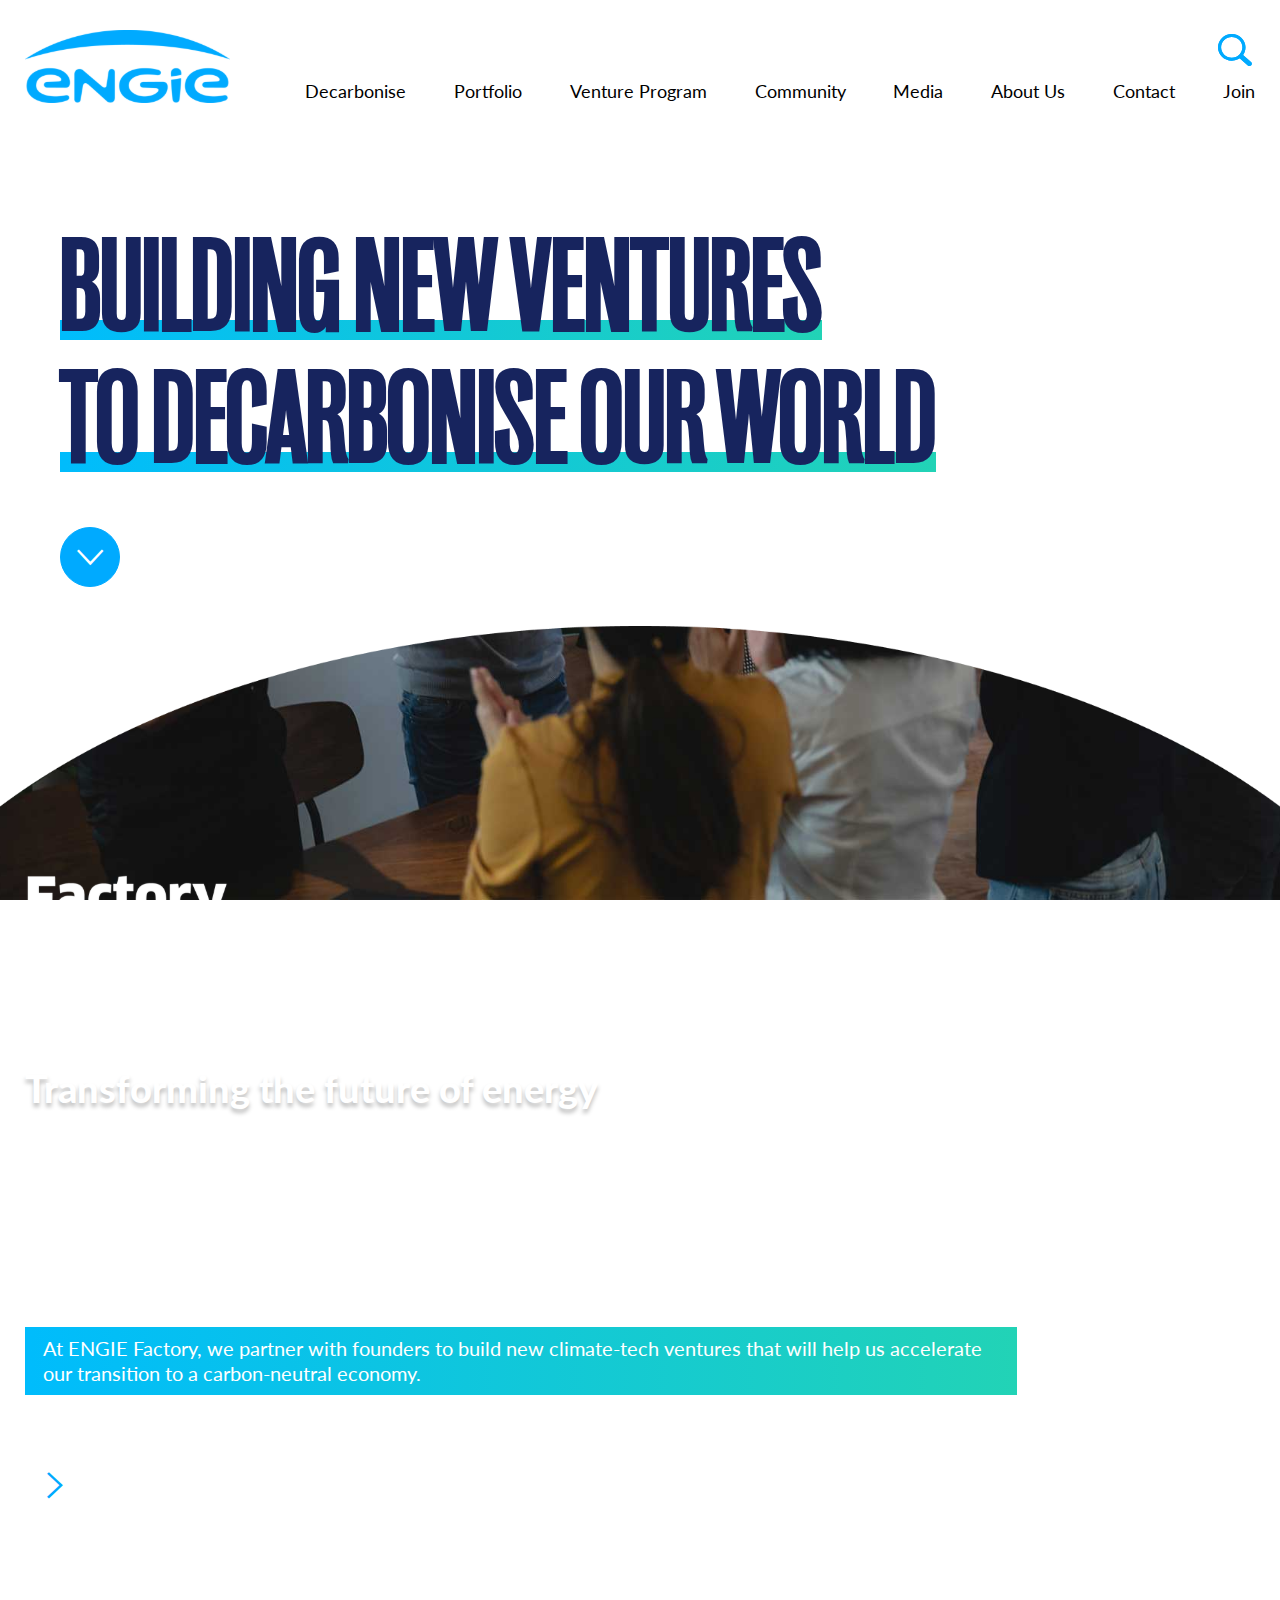
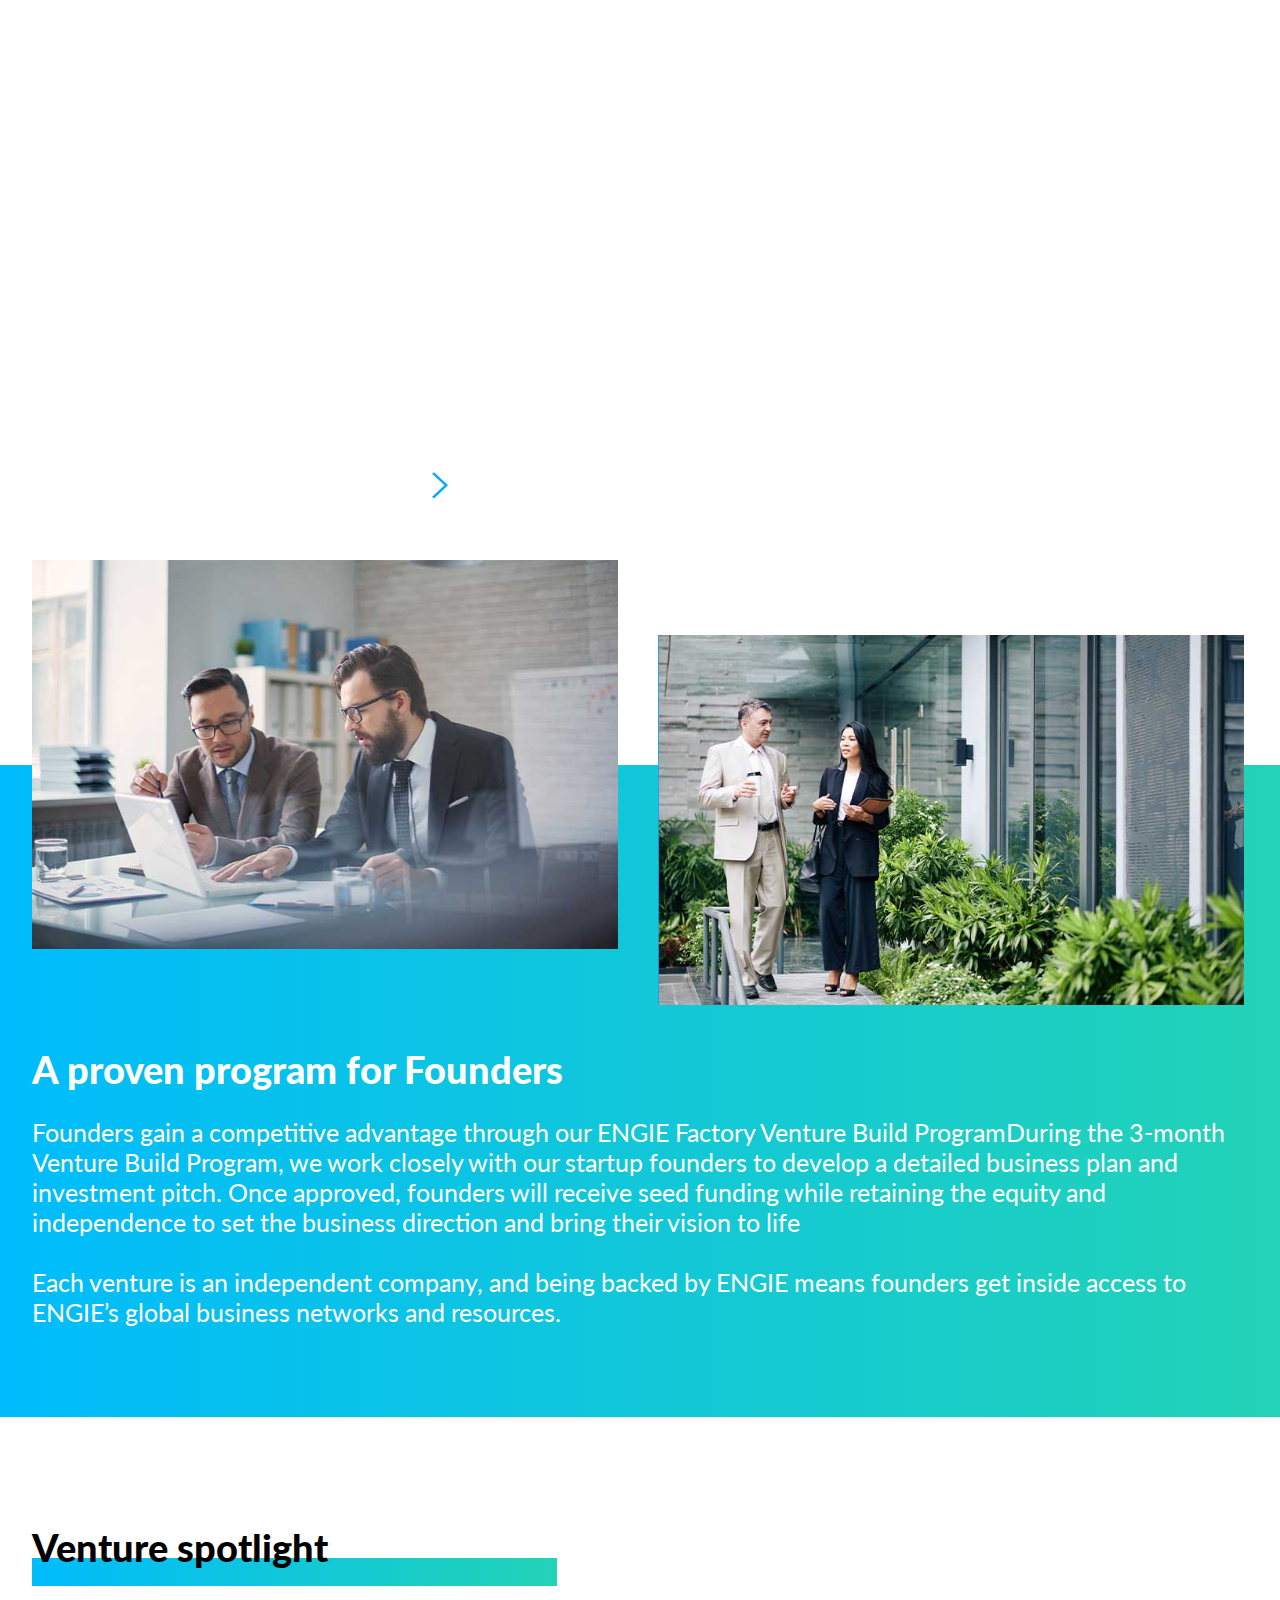
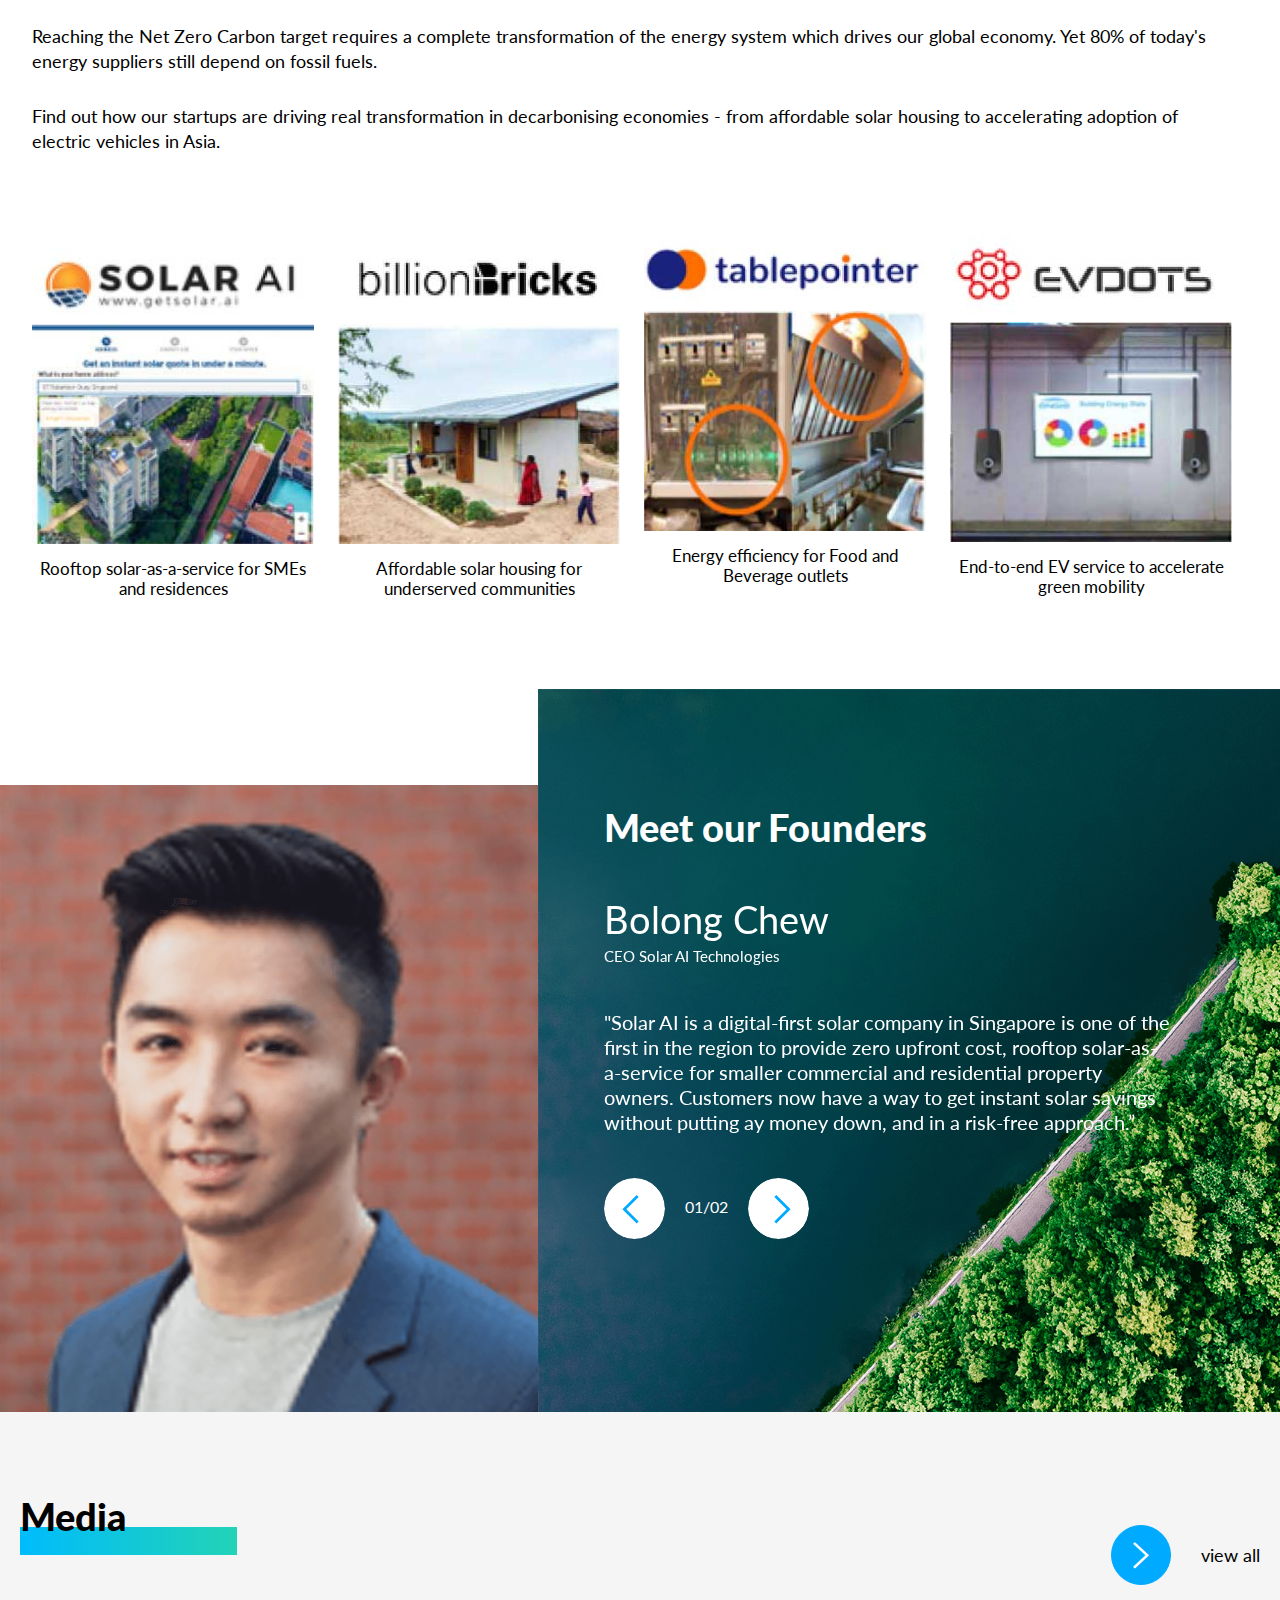
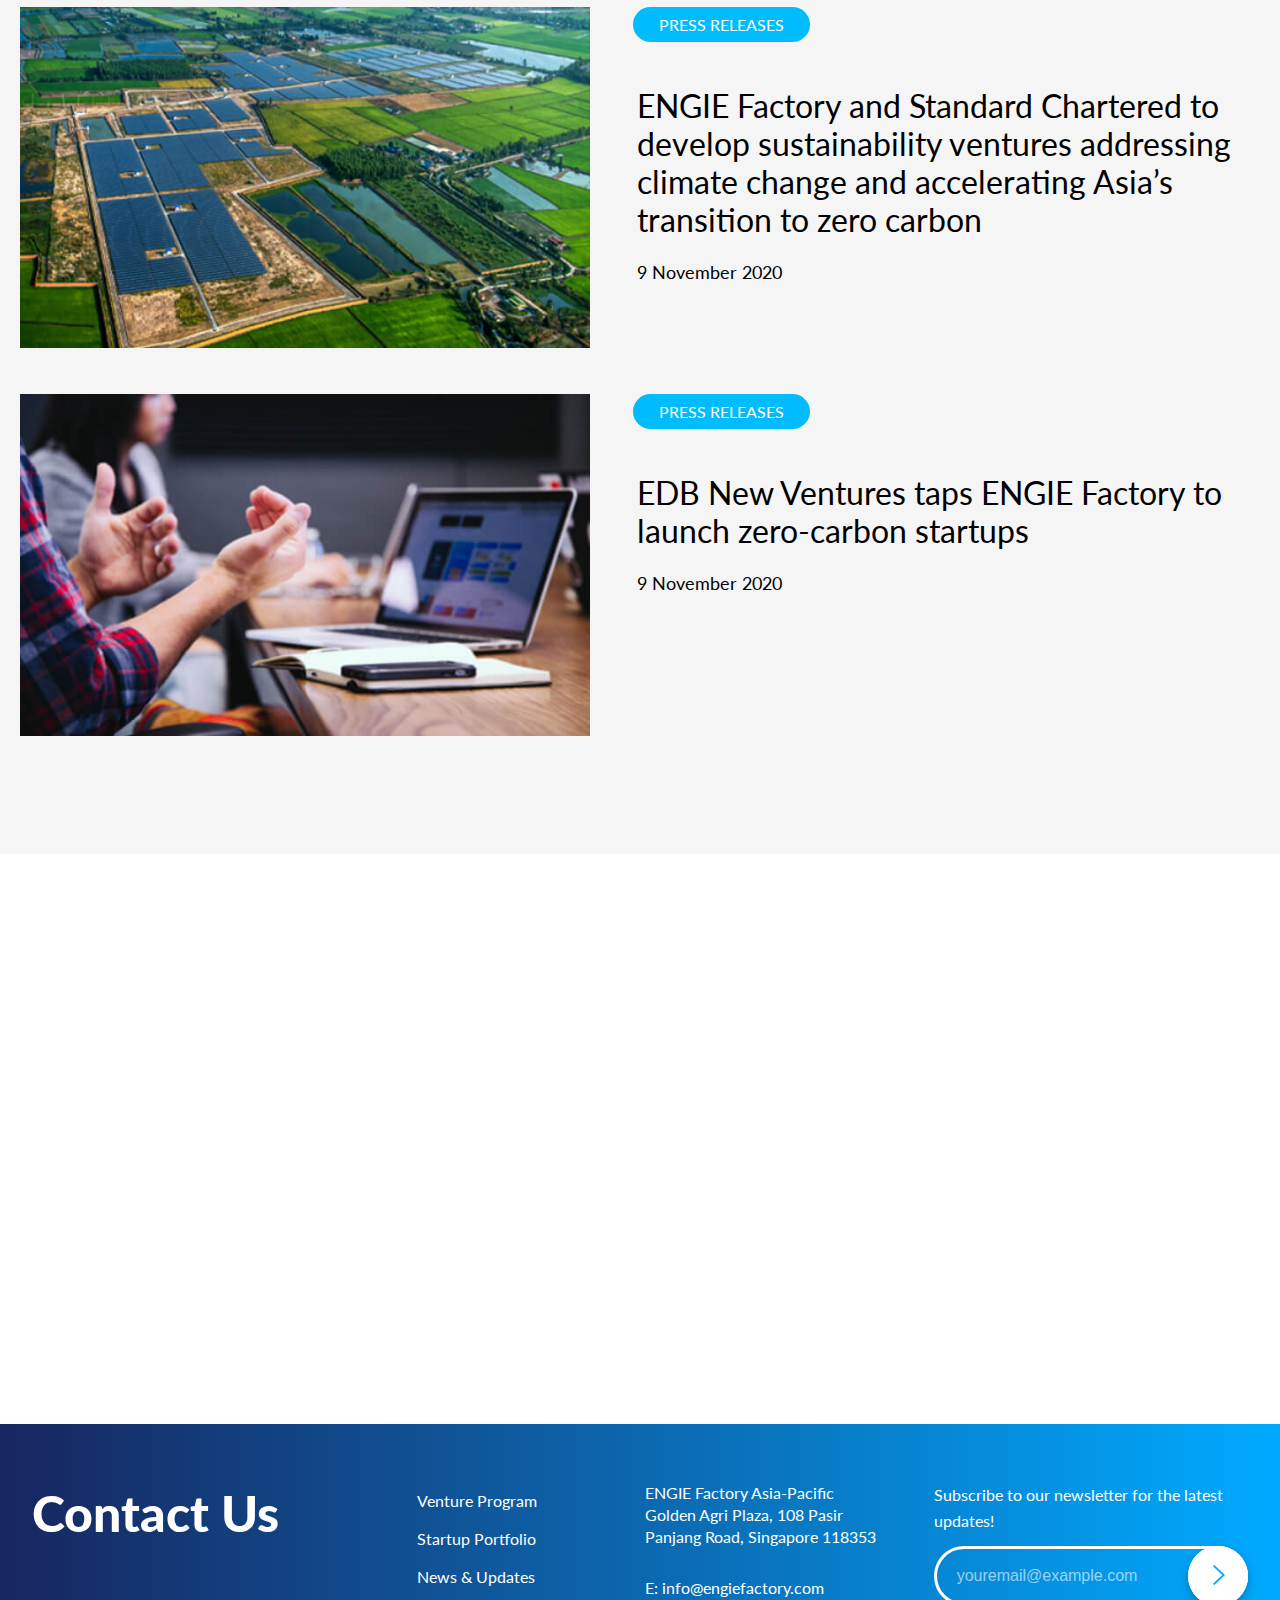
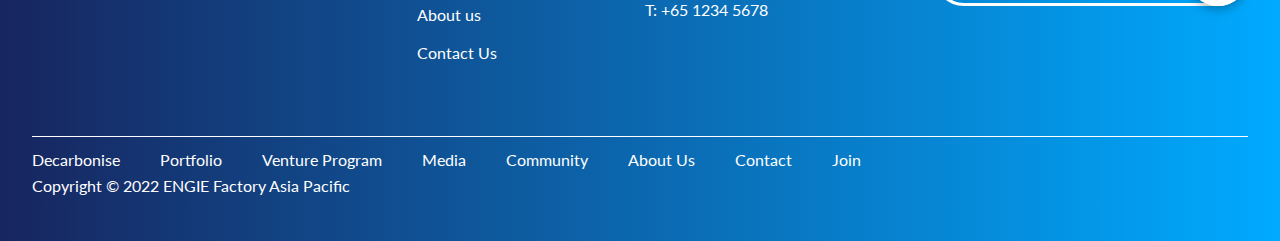
<file: index.html>
<!DOCTYPE HTML>
<html lang="en">

<head>
    <meta http-equiv="Content-Type" content="text/html; charset=utf-8" />
    <title>Engie-Production | Home</title>
    <meta name="viewport" content="width=device-width, initial-scale=1, maximum-scale=1, user-scalable=0" />
    <link href="https://fonts.googleapis.com/css2?family=Lato:wght@300;400;700;900&display=swap" rel="stylesheet">
    <link href="https://fonts.googleapis.com/css2?family=Familjen+Grotesk:wght@700&display=swap" rel="stylesheet">
    <link type="text/css" href="assets/css/font-awesome.css" rel="stylesheet" />
    <link type="text/css" href="assets/css/ionicons.min.css" rel="stylesheet" />
    <link rel="stylesheet" href="assets/css/animate.css">
    <link rel="stylesheet" href="assets/css/owl.carousel.min.css" />
    <link type="text/css" href="style.css" rel="stylesheet" />
    <link type="text/css" href="assets/css/responsive.css" rel="stylesheet" />
    <!--[if lt IE 9]><script src="assets/js/modernizr.min.js" type="text/javascript"></script><![endif]-->
</head>

<body class="concept">
    <div id="wrapper">
        <!-- ======================= -->
        <header id="header_area">
            <div class="menu_content_area">
                <div class="menu_content d-flex flex-space-between flex-nowrap">
                    <div class="logo">
                        <a href="#"><img src="assets/images/logo.svg" alt="logo"></a>
                    </div>
                    <div class="header_left">
                        <div class="searchbox">
                            <form action="#">
                                <input type="search" placeholder="Search......" name="search" class="searchbox-input" onkeyup="buttonUp();">
                                <input type="submit" class="searchbox-submit" value="">
                                <span class="searchbox-icon"></span>
                            </form>
                        </div>
                        <nav class="menu_bar">
                            <ul id="menu" class="">
                                <li><a href="#">Decarbonise</a></li>
                                <li><a href="#">Portfolio</a></li>
                                <li><a href="#">Venture Program </a></li>
                                <li><a href="#">Community</a></li>
                                <li><a href="#">Media</a></li>
                                <li><a href="#">About Us</a></li>
                                <li><a href="#">Contact</a></li>
                                <li><a href="#"> Join</a></li>

                            </ul>
                        </nav>
                        <div class="menu_button_area only_mobile_view">
                            <button type="button" class="button_menu">
                                <span></span>
                                <span></span>
                                <span></span>
                            </button>
                        </div>
                    </div>
                </div>
            </div>
            <div id="menu_holder"></div>
        </header>
        <!-- banner area start -->

        <div class="banner_area">
            <div class="banner_wrap center-content">
                <div class="banner_top">
                    <h1 class="animate__animated animate__fadeInLeft"> Building new ventures </h1>
                    <h1 class="animate__animated animate__fadeInLeft animate__delay-1s"> to decarbonise our world</h1>
                    <div class="arrow_btn">
                        <a href="#" class="btn"> <i class="ion-ios-arrow-down"></i> </a>
                    </div>
                </div>
            </div>

            <div class="main_banner home_banner">
                <style>
                    .main_banner {
                        background: url(assets/images/hero-img1.jpg);
                    }
                </style>
                <div class="main_banner_content">
                    <div class="banner_logo">
                        <img src="assets/images/FactoryLogo.svg" alt="">
                    </div>
                    <div class="main_banner_info">
                        <h2>Transforming the future of energy</h2>
                        <p> We want more entrepreneurs to join us in the race to Net Zero Carbon. Decarbonizing the energy sector is a challenge like no other: energy production is responsible for nearly three quarters of global greenhouse gas emissions.
                        </p>
                        <p>But we have less than 10 years left to fight climate change, so we need to innovate faster to resolve our climate emergency. </p>
                    </div>
                    <div class="banner_bottom_text">
                        <p> At ENGIE Factory, we partner with founders to build new climate-tech ventures that will help us accelerate our transition to a carbon-neutral economy.</p>
                    </div>

                    <div class="banner_arrow">
                        <div class="arrow_btn">
                            <a href="#" class="btn"> <i class="ion-ios-arrow-right"></i> </a>
                        </div>
                        <span> How it works</span>
                    </div>

                </div>
            </div>
        </div>

        <div class="our_ventures_area">
            <div class="our_ventures_wrap center-content">
                <div class="our_ventures_info">
                    <h2> Our ventures are backed by ENGIE </h2>
                    <p>ENGIE is a global leader in low-carbon energy and services, committed to driving energy transition through innovative energy-efficient and environmentally-friendly solutions. </p>
                    <p>As the corporate venture building arm of ENGIE, we work closely with founders who champion the vision to decarbonise our world.</p>
                    <p>ENGIE Factory also funds the new startup and offers a fast track for founders to scale their business globally through the corporate resources and networks from ENGIE.</p>

                    <div class="banner_arrow">
                        <div class="arrow_btn">
                            <a href="#" class="btn"> <i class="ion-ios-arrow-right"></i> </a>
                        </div>
                        <span>Our Venture Portfolio</span>
                    </div>
                </div>
            </div>
        </div>

        <div class="program_founders_area">
            <div class="program_founders_wrap center-content">
                <div class="photo_box d-flex flex-space-between">
                    <div class="photo_item photo_item1">
                        <img src="assets/images/image2.jpg" alt="">
                    </div>
                    <div class="photo_item">
                        <img src="assets/images/image3.jpg" alt="">
                    </div>
                </div>

                <div class="program_founders_box">
                    <div class="program_founders_text">
                        <h2> A proven program for Founders</h2>
                        <p> Founders gain a competitive advantage through our ENGIE Factory Venture Build ProgramDuring the 3-month Venture Build Program, we work closely with our startup founders to develop a detailed business plan and investment pitch.
                            Once approved, founders will receive seed funding while retaining the equity and independence to set the business direction and bring their vision to life </p>

                        <p>Each venture is an independent company, and being backed by ENGIE means founders get inside access to ENGIE’s global business networks and resources.</p>
                    </div>
                </div>

            </div>
        </div>

        <div class="venture_spotligt_area">
            <div class="venture_spotligt_content center-content">
                <div class="common_title">
                    <h2> Venture spotlight</h2>
                </div>
                <p> Reaching the Net Zero Carbon target requires a complete transformation of the energy system which drives our global economy. Yet 80% of today's energy suppliers still depend on fossil fuels. </p>

                <p>Find out how our startups are driving real transformation in decarbonising economies - from affordable solar housing to accelerating adoption of electric vehicles in Asia.</p>

                <div class="venture_spotligt_brand d-flex flex-wrap">
                    <div class="spotligt_brand_item">
                        <div class="brand_logo">
                            <a href="#">
                                <img src="assets/images/brand_logo1.jpg" alt="">
                            </a>
                        </div>
                        <img src="assets/images/image4.jpg" alt="">
                        <p> Rooftop solar-as-a-service for SMEs and residences</p>
                    </div>

                    <div class="spotligt_brand_item">
                        <div class="brand_logo">
                            <a href="#">
                                <img src="assets/images/brand_logo2.jpg" alt="">
                            </a>
                        </div>
                        <img src="assets/images/image5.jpg" alt="">
                        <p> Affordable solar housing for underserved communities</p>
                    </div>


                    <div class="spotligt_brand_item">
                        <div class="brand_logo">
                            <a href="#">
                                <img src="assets/images/brand_logo3.jpg" alt="">
                            </a>
                        </div>
                        <img src="assets/images/image6.jpg" alt="">
                        <p> Energy efficiency for Food and Beverage outlets</p>
                    </div>

                    <div class="spotligt_brand_item">
                        <div class="brand_logo">
                            <a href="#">
                                <img src="assets/images/brand_logo4.jpg" alt="">
                            </a>
                        </div>
                        <img src="assets/images/image7.jpg" alt="">
                        <p>End-to-end EV service to accelerate green mobility</p>
                    </div>

                </div>
            </div>
        </div>



        <div class="founders-sec">
            <div class="founders-sec-inner flex-wrap">
                <div class="founder-img"><img src="assets/images/founder-img.png" alt=""></div>
                <div class="founder-content">
                    <h2>Meet our Founders</h2>
                    <div class="founder-slider owl-carousel">
                        <div class="f-slide-item">
                            <h4>Bolong Chew</h4>
                            <span class="designation">CEO Solar AI Technologies</span>
                            <p><span>"</span>Solar AI is a digital-first solar company in Singapore is one of the first in the region to provide zero upfront cost, rooftop solar-as-a-service for smaller commercial and residential property owners. Customers
                                now have a way to get instant solar savings without putting ay money down, and in a risk-free approach.<span>”</span></p>
                        </div>
                        <div class="f-slide-item">
                            <h4>Bolong Chew</h4>
                            <span class="designation">CEO Solar AI Technologies</span>
                            <p><span>"</span>Solar AI is a digital-first solar company in Singapore is one of the first in the region to provide zero upfront cost, rooftop solar-as-a-service for smaller commercial and residential property owners. Customers
                                now have a way to get instant solar savings without putting ay money down, and in a risk-free approach.<span>”</span></p>
                        </div>
                    </div>
                    <div class="founder-slider-counter"></div>
                </div>
            </div>
        </div>

        <!-- Founder section end -->

        <!-- Media section start -->
        <div class="media-sec">
            <div class="media-sec-inner center_content">
                <div class="common_title">
                    <h2>Media</h2>
                </div>
                <div class="media-items">
                    <div class="media-items-inner">
                        <div class="media-item flex-wrap">
                            <a href="#" class="media-item-img">
                                <img src="assets/images/media-two.jpg" alt="">
                            </a>
                            <div class="media-item-contents">
                                <span class="media-item-tag">press releases</span>
                                <h3 class="media-item-title"><a href="#">ENGIE Factory and Standard Chartered to develop sustainability ventures addressing climate change and accelerating Asia’s transition to zero carbon</a></h3>
                                <span class="media-item-time">9 November 2020</span>
                            </div>
                        </div>
                        <div class="media-item flex-wrap">
                            <a href="#" class="media-item-img">
                                <img src="assets/images/media-one.jpg" alt="">
                            </a>
                            <div class="media-item-contents">
                                <span class="media-item-tag">press releases</span>
                                <h3 class="media-item-title"><a href="#">EDB New Ventures taps ENGIE Factory to launch zero-carbon startups</a></h3>
                                <span class="media-item-time">9 November 2020</span>
                            </div>
                        </div>
                        <a href="#" class="view-all flex-nowrap align-center">
                            <div href="#" class="arrow-btn"><i class="ion-ios-arrow-right"></i></div><span>view all</span>
                        </a>
                    </div>
                </div>
            </div>
        </div>
        <!-- Media section end -->

        <!-- Join us founder section start -->
        <div class="join-founder-sec">
            <div class="join-founder-sec-inner center_content">
                <div class="join-us-founder-content">
                    <h2>Join us as a Founder</h2>
                    <p>Founders who join our Venture Build Program are on an accelerated track. We work closely with founders to ideate, validate, launch and scale their ventures.</p>
                    <p>You’ll be supported by a dedicated venture building team to build an investment pitch, and once approved, you will get early-stage funding from ENGIE Factory to kickstart your new independent venture.</p>
                </div>
            </div>
        </div>
        <!-- Join us founder section end -->

        <footer class="footer_area">
            <div class="footer_wrap center-content">
                <div class="footer_box d-flex flex-wrap">
                    <div class="footer_widget footer_widget1">
                        <h2> Contact Us</h2>
                    </div>
                    <div class="footer_widget footer_widget2">
                        <ul>
                            <li><a href="#">Venture Program</a></li>
                            <li><a href="#">Startup Portfolio</a></li>
                            <li><a href="#">News & Updates</a></li>
                            <li><a href="#">About us</a></li>
                            <li><a href="#">Contact Us</a></li>
                        </ul>
                    </div>

                    <div class="footer_widget footer_widget3">
                        <div class="foote_text">
                            <p>ENGIE Factory Asia-Pacific Golden Agri Plaza, 108 Pasir Panjang Road, Singapore 118353 </p>
                            <p>E: info@engiefactory.com <br> T: +65 1234 5678</p>
                        </div>

                    </div>
                    <div class="footer_widget footer_widget4">
                        <span> Subscribe to our newsletter for the latest updates!</span>
                        <div class="subscribe_box">
                            <form action="#">
                                <div class="subscribe_field">
                                    <input id="search_field" type="text" name="text" class="searc_email_field" placeholder="youremail@example.com">
                                    <div class="subscribe_btn">
                                        <input class="submit_btn" type="submit" name="submit" value="">
                                    </div>
                                </div>
                            </form>
                        </div>
                    </div>
                </div>

                <div class="copyright_area">
                    <ul>
                        <li><a href="#">Decarbonise</a></li>
                        <li><a href="#">Portfolio</a></li>
                        <li><a href="#">Venture Program</a></li>
                        <li><a href="#">Media</a></li>
                        <li><a href="#">Community</a></li>
                        <li><a href="#">About Us</a></li>
                        <li><a href="#">Contact</a></li>
                        <li><a href="#"> Join</a></li>
                    </ul>
                    <p>Copyright &copy; 2022 ENGIE Factory Asia Pacific</p>
                </div>
            </div>
        </footer>
    </div>
    <!-- footer end -->
    </div>
    <script src="assets/js/jquery.min.js"></script>
    <script src="assets/js/jquery.slicknav.js"></script>
    <script src="assets/js/owl.carousel.min.js"></script>
    <script src="assets/js/wow.min.js"></script>
    <script src="assets/js/custom.js"></script>
    <script>
        jQuery('.founder-slider').on('initialized.owl.carousel changed.owl.carousel', function(e) {
            if (!e.namespace) {
                return;
            }
            let carousel = e.relatedTarget;
            let totalNumber = 0;
            let currentNumber = 0;
            if (carousel.items().length > 9) {
                totalNumber = "";
            }
            if (carousel.current() >= 9) {
                currentNumber = "";
            }
            let numbers = carousel.relative(carousel.current()) + 1 + '/' + totalNumber + carousel.items().length;
            jQuery('.founder-slider-counter').text(`${currentNumber}${numbers}`);
        }).owlCarousel({
            loop: false,
            margin: 30,
            autoplay: false,
            nav: true,
            dot: true,
            items: 1,
        });

        // wow js initial
        new WOW().init();
    </script>
</body>

</html>
</file>
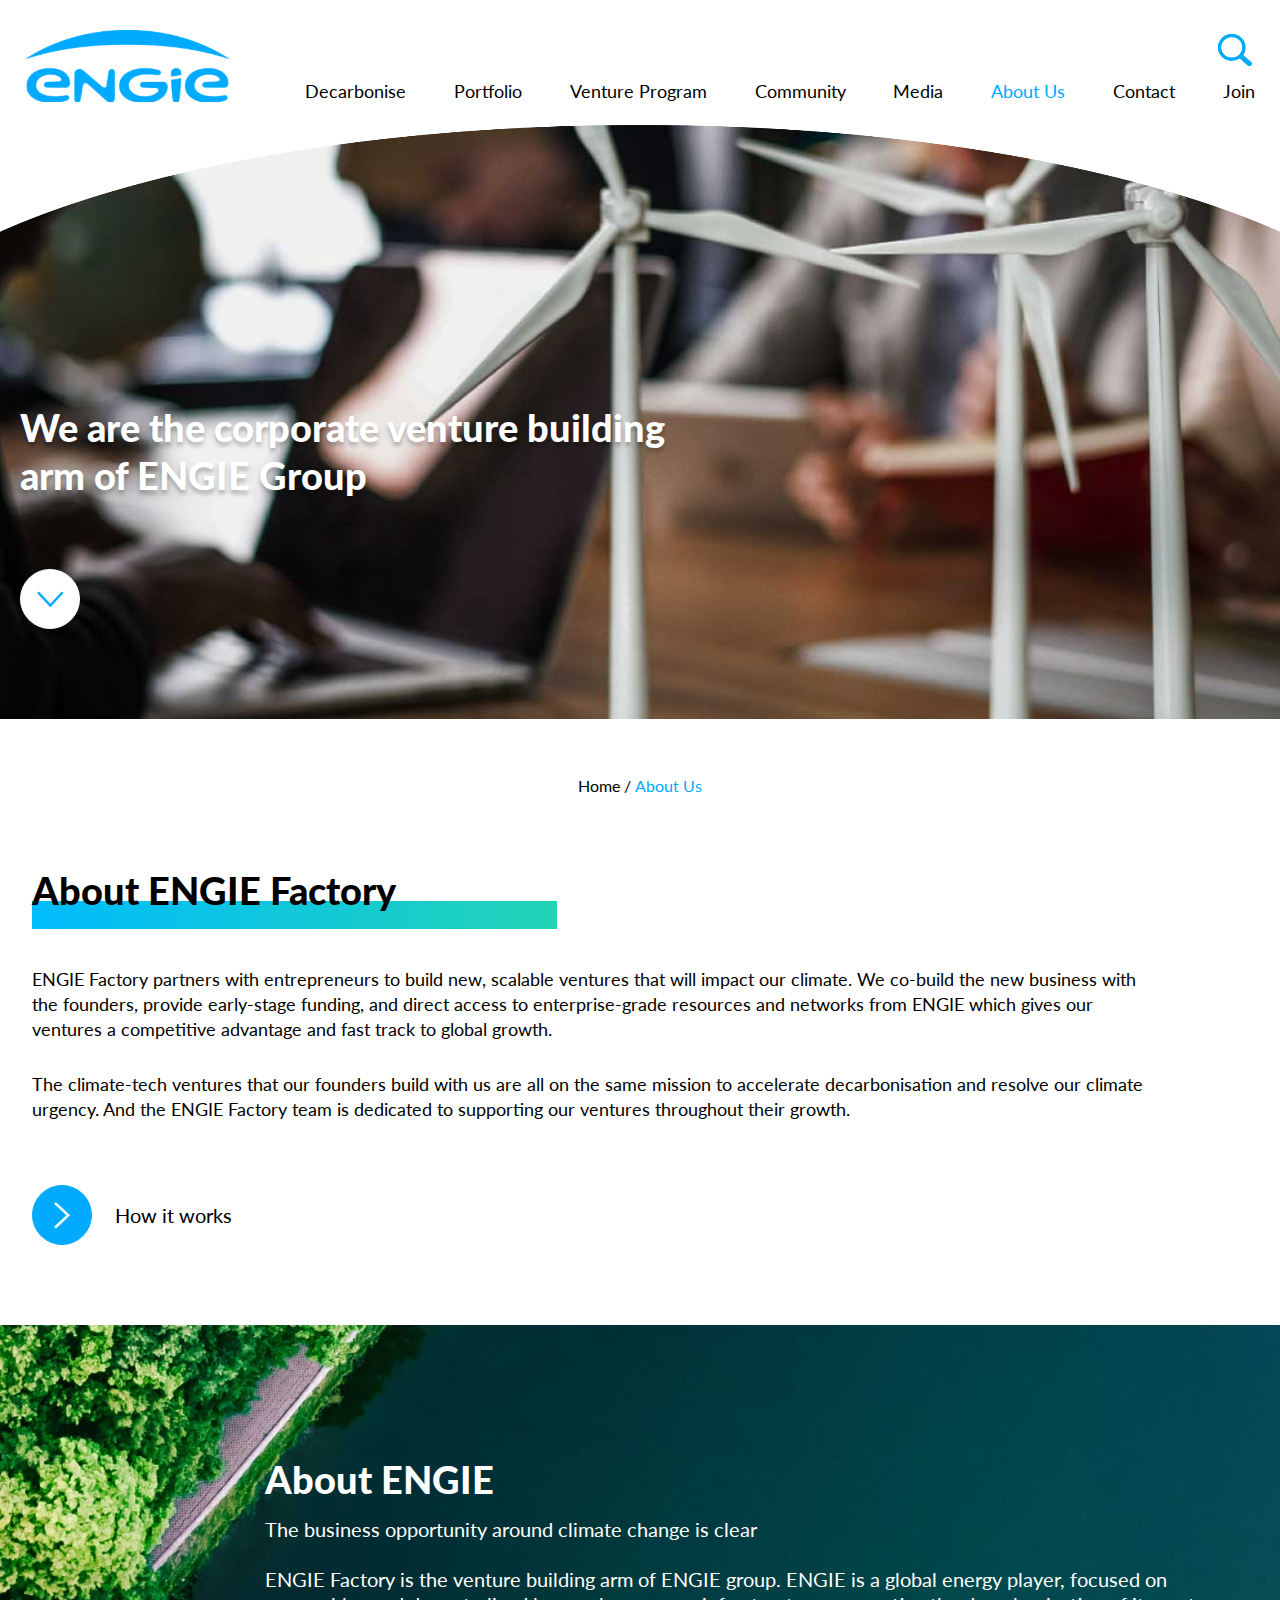
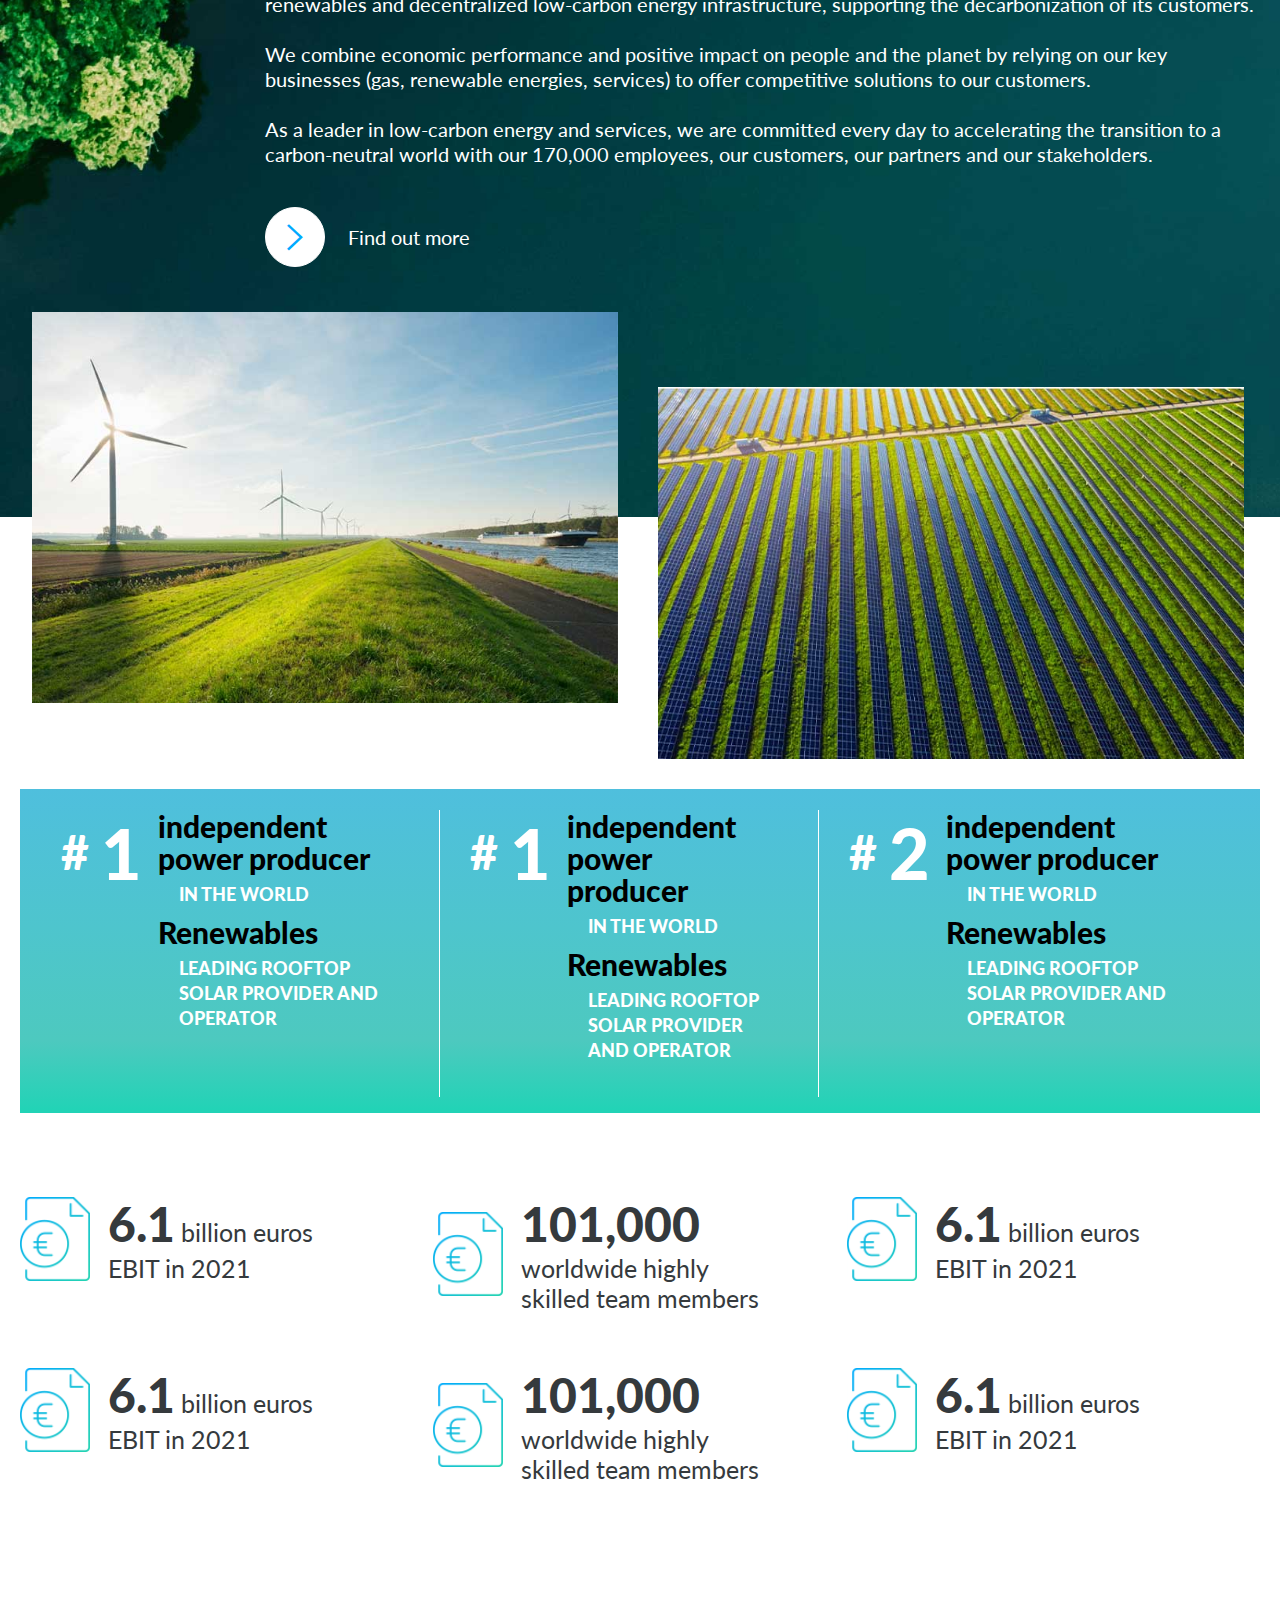
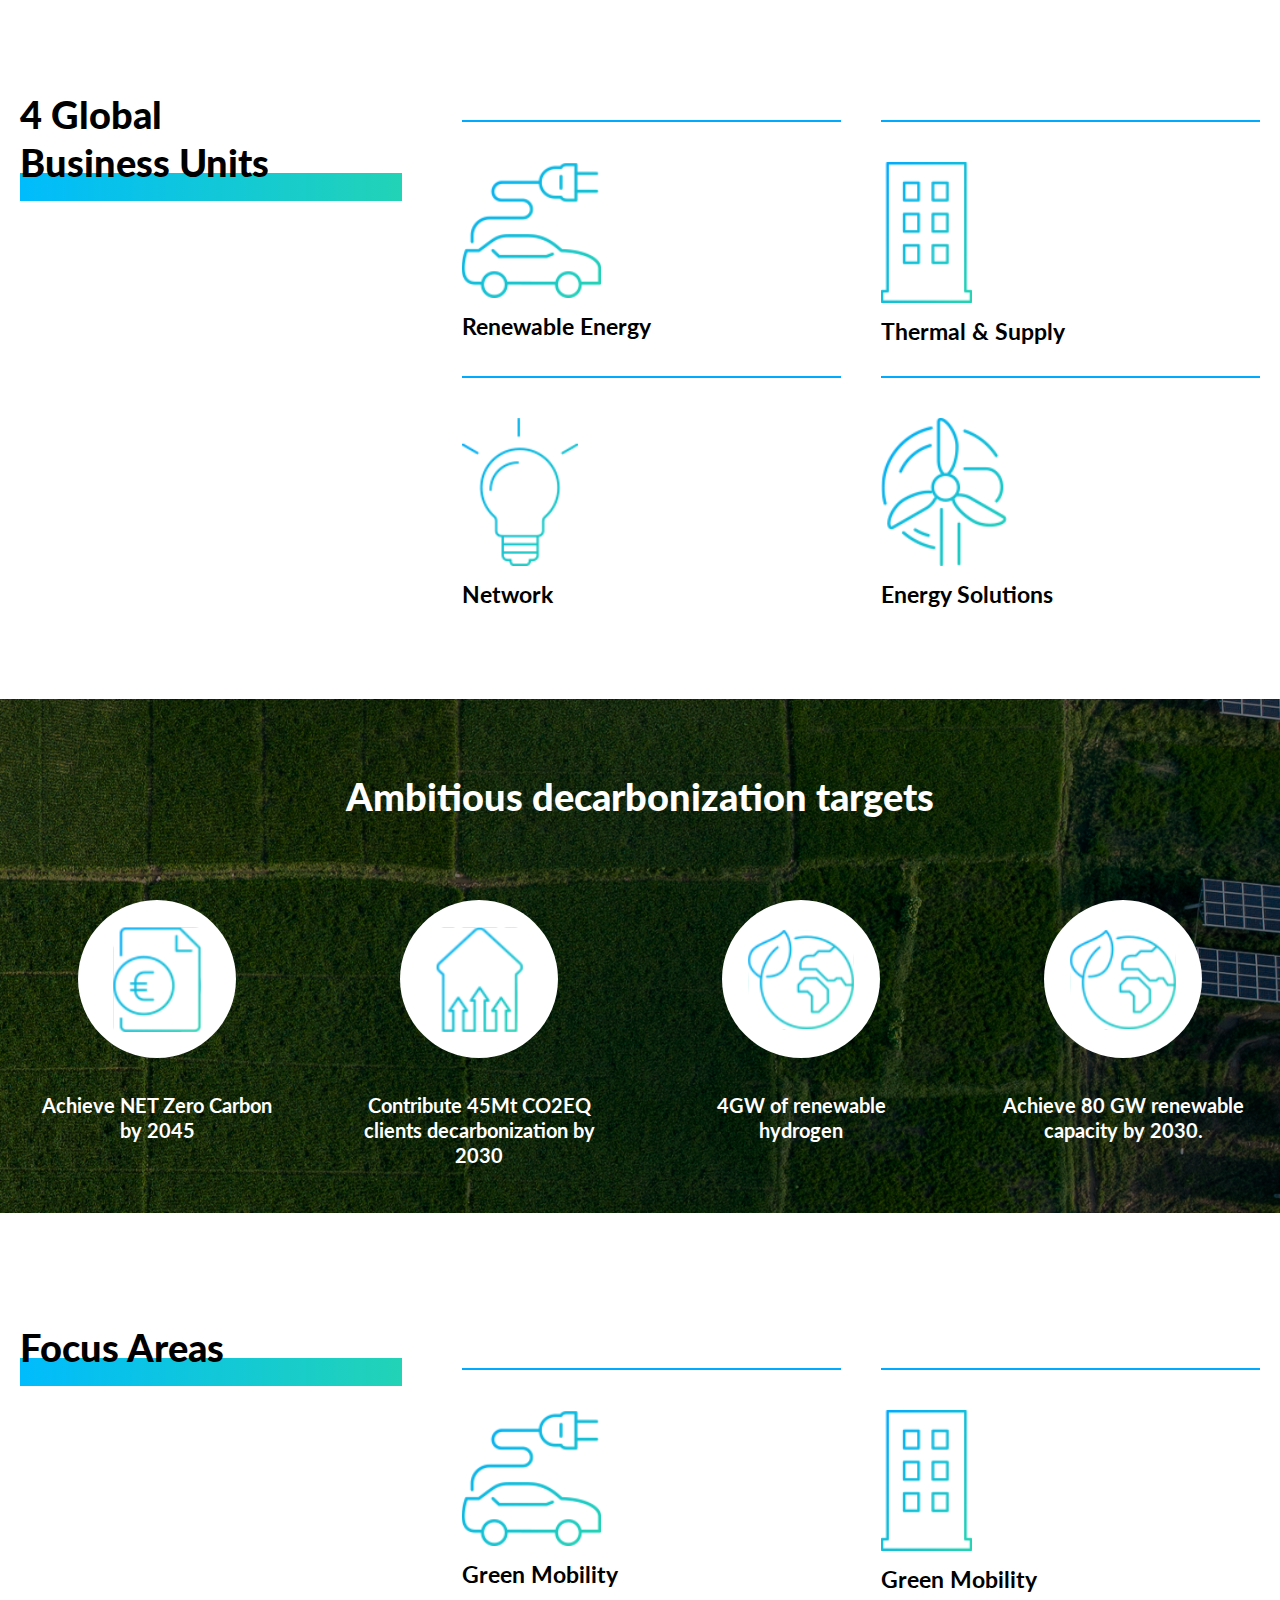
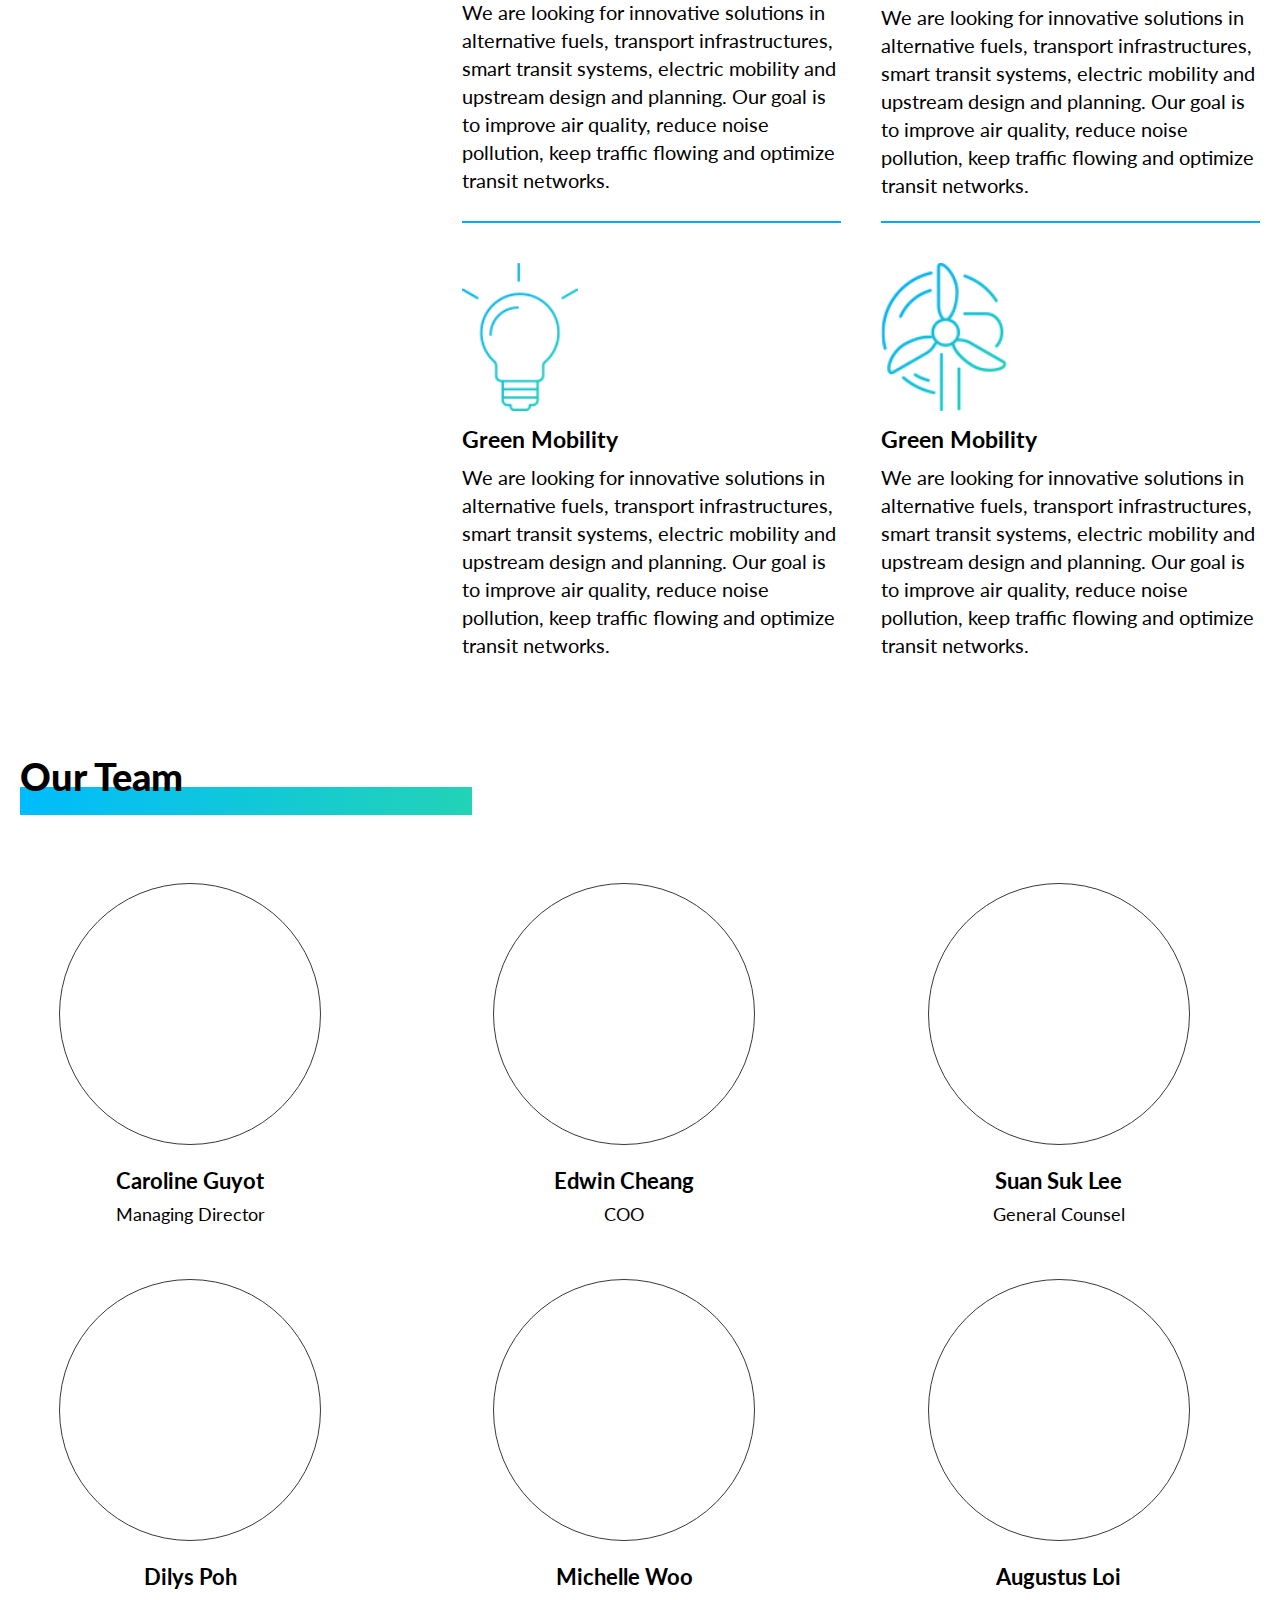
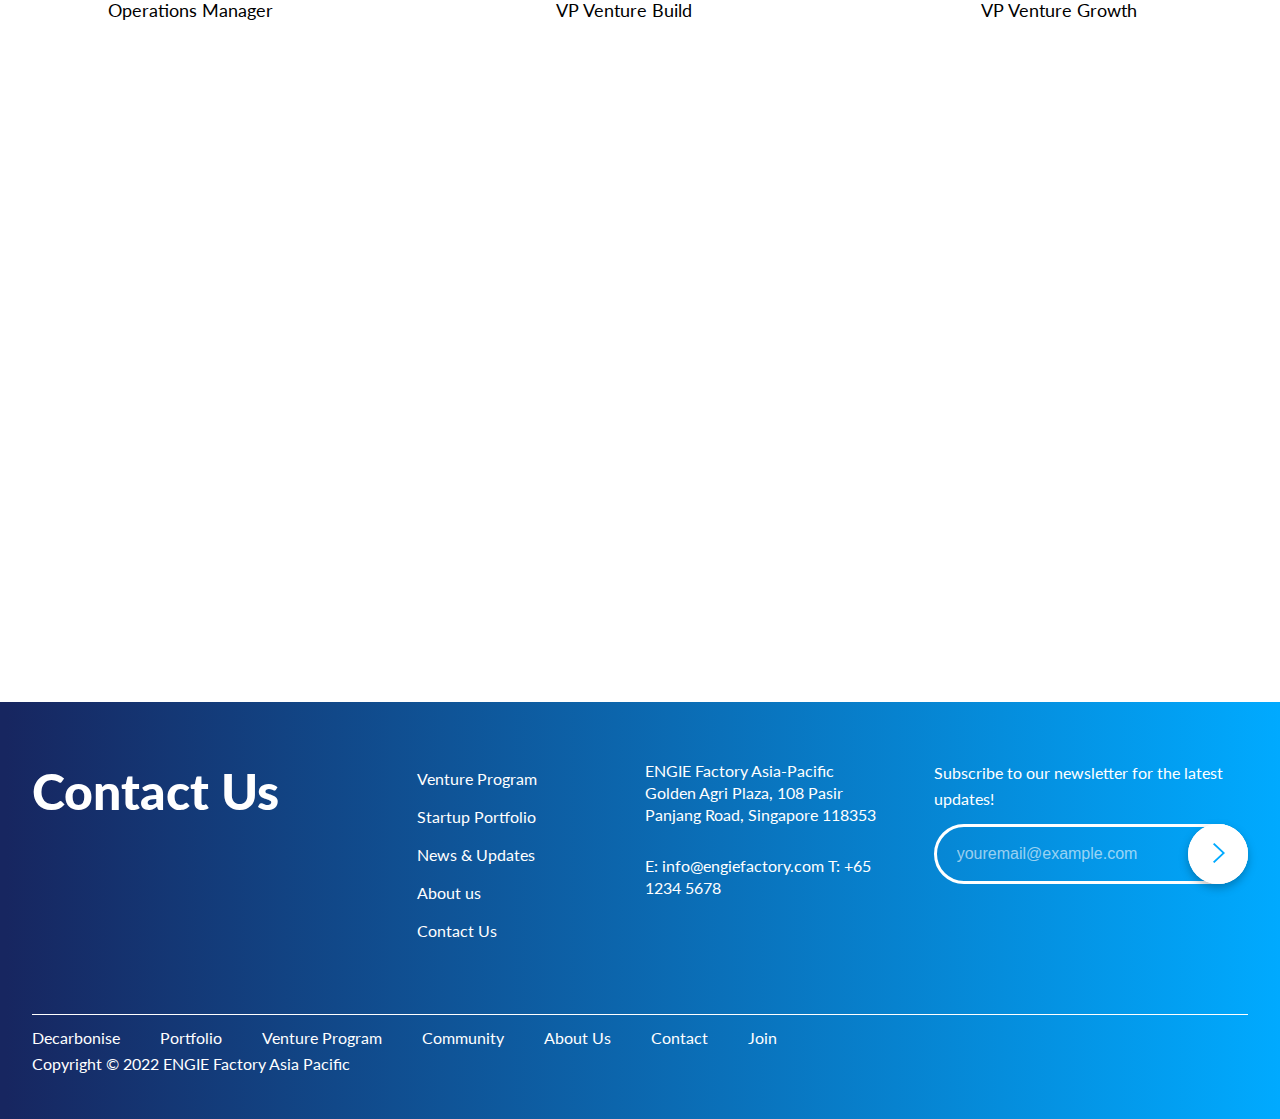
<file: about_us.html>
<!DOCTYPE HTML>
<html lang="en">

<head>
    <meta http-equiv="Content-Type" content="text/html; charset=utf-8" />
    <title>About us</title>
    <meta name="viewport" content="width=device-width, initial-scale=1, maximum-scale=1, user-scalable=0" />
    <link href="https://fonts.googleapis.com/css2?family=Lato:wght@300;400;700;900&display=swap" rel="stylesheet">
    <link href="https://fonts.googleapis.com/css2?family=Familjen+Grotesk:wght@700&display=swap" rel="stylesheet">
    <link type="text/css" href="assets/css/font-awesome.css" rel="stylesheet" />
    <link type="text/css" href="assets/css/ionicons.min.css" rel="stylesheet" />
    <link rel="stylesheet" href="assets/css/owl.carousel.min.css" />
    <link type="text/css" href="style.css" rel="stylesheet" />
    <link type="text/css" href="assets/css/responsive.css" rel="stylesheet" />
    <!--[if lt IE 9]><script src="assets/js/modernizr.min.js" type="text/javascript"></script><![endif]-->
</head>

<body class="concept">
    <div id="wrapper">
        <!-- ======================= -->
        <header id="header_area">
            <div class="menu_content_area">
                <div class="menu_content d-flex flex-space-between flex-nowrap">
                    <div class="logo">
                        <a href="#"><img src="assets/images/logo.svg" alt="logo"></a>
                    </div>
                    <div class="header_left">
                        <div class="searchbox">
                            <form action="#">
                                <input type="search" placeholder="Search......" name="search" class="searchbox-input" onkeyup="buttonUp();">
                                <input type="submit" class="searchbox-submit" value="">
                                <span class="searchbox-icon"></span>
                            </form>
                        </div>
                        <nav class="menu_bar">
                            <ul id="menu" class="">
                                <li><a href="#">Decarbonise</a></li>
                                <li><a href="#">Portfolio</a></li>
                                <li><a href="#">Venture Program </a></li>
                                <li><a href="#">Community</a></li>
                                <li><a href="#">Media</a></li>
                                <li><a href="#" class="active">About Us </a></li>
                                <li><a href="#">Contact</a></li>
                                <li><a href="#"> Join</a></li>

                            </ul>
                        </nav>
                        <div class="menu_button_area only_mobile_view">
                            <button type="button" class="button_menu">
                                <span></span>
                                <span></span>
                                <span></span>
                            </button>
                        </div>
                    </div>
                </div>
            </div>
            <div id="menu_holder"></div>
        </header>
        <!-- banner area start -->

        <div class="banner_area">
            <div class="main_banner other_common_banner">
                <style>
                    .main_banner {
                        background: url(assets/images/hero-img2.jpg);
                        background-attachment: fixed;
                    }
                </style>
                <div class="main_banner_content">
                    <div class="main_banner_info">
                        <h2>We are the corporate venture building arm of ENGIE Group</h2>
                    </div>


                    <div class="banner_arrow">
                        <div class="arrow_btn">
                            <a href="#" class="btn"> <i class="ion-ios-arrow-down"></i> </a>
                        </div>
                    </div>

                </div>
            </div>
        </div>


        <div class="breadcrumbs_item_area">
            <div class="center-content">
                <div class="breadcrumbs_item">
                    <span>Home</span>
                    <span>/</span>
                    <span><a href="#">About Us</a></span>
                </div>
            </div>
        </div>


        <div class="venture_spotligt_area about_sotligt">
            <div class="venture_spotligt_content center-content">
                <div class="common_title">
                    <h2>About ENGIE Factory</h2>
                </div>
                <div class="about_sotligt_text">
                    <p>ENGIE Factory partners with entrepreneurs to build new, scalable ventures that will impact our climate. We co-build the new business with the founders, provide early-stage funding, and direct access to enterprise-grade resources and
                        networks from ENGIE which gives our ventures a competitive advantage and fast track to global growth.</p>
                    <p>The climate-tech ventures that our founders build with us are all on the same mission to accelerate decarbonisation and resolve our climate urgency. And the ENGIE Factory team is dedicated to supporting our ventures throughout their
                        growth.
                    </p>
                </div>


                <div class="banner_arrow green_arrow">
                    <div class="arrow_btn">
                        <a href="#" class="btn"> <i class="ion-ios-arrow-right"></i> </a>
                    </div>
                    <span>How it works</span>
                </div>
            </div>
        </div>

        <div class="our_ventures_area our_ventures_area2">
            <div class="our_ventures_wrap center-content">
                <div class="our_ventures_info">
                    <h2> About ENGIE</h2>
                    <p>The business opportunity around climate change is clear</p>
                    <p>ENGIE Factory is the venture building arm of ENGIE group. ENGIE is a global energy player, focused on renewables and decentralized low-carbon energy infrastructure, supporting the decarbonization of its customers.</p>

                    <p>We combine economic performance and positive impact on people and the planet by relying on our key businesses (gas, renewable energies, services) to offer competitive solutions to our customers.</p>
                    <p>As a leader in low-carbon energy and services, we are committed every day to accelerating the transition to a carbon-neutral world with our 170,000 employees, our customers, our partners and our stakeholders. </p>

                    <div class="banner_arrow">
                        <div class="arrow_btn">
                            <a href="#" class="btn"> <i class="ion-ios-arrow-right"></i> </a>
                        </div>
                        <span>Find out more</span>
                    </div>
                </div>
            </div>
        </div>

        <div class="program_founders_area program_founders_area2">
            <div class="program_founders_wrap center-content">
                <div class="photo_box d-flex flex-space-between">
                    <div class="photo_item photo_item1">
                        <img src="assets/images/image9.jpg" alt="">
                    </div>
                    <div class="photo_item">
                        <img src="assets/images/image10.jpg" alt="">
                    </div>
                </div>
            </div>
        </div>


        <div class="independent_power_producer">
            <div class="independent_power_content center-content">
                <div class="independent_box">
                    <div class="independent-items flex-wrap">
                        <div class="independent-item flex-nowrap">
                            <div class="number">1</div>
                            <div class="item-content">
                                <h3>independent power producer</h3>
                                <span>IN THE WORLD</span>
                                <h3>Renewables</h3>
                                <span class="renew-sub-title">LEADING ROOFTOP SOLAR PROVIDER AND OPERATOR</span>
                            </div>
                        </div>
                        <div class="independent-item flex-nowrap">
                            <div class="number">1</div>
                            <div class="item-content">
                                <h3>independent power producer</h3>
                                <span>IN THE WORLD</span>
                                <h3>Renewables</h3>
                                <span class="renew-sub-title">LEADING ROOFTOP SOLAR PROVIDER AND OPERATOR</span>
                            </div>
                        </div>
                        <div class="independent-item flex-nowrap">
                            <div class="number">2</div>
                            <div class="item-content">
                                <h3>independent power producer</h3>
                                <span>IN THE WORLD</span>
                                <h3>Renewables</h3>
                                <span class="renew-sub-title">LEADING ROOFTOP SOLAR PROVIDER AND OPERATOR</span>
                            </div>
                        </div>
                    </div>
                </div> 
            </div>
        </div>


        <div class="counter_box_area">
            <div class="counter_box_content center-content">
                <div class="counter_box d-flex flex-wrap">
                    <div class="counter_box_item">
                        <div class="counter_box_bg d-flex align-center">
                            <div class="count_logo">
                                <img src="assets/images/count_logo.svg" alt="">
                            </div>
                            <div class="count_info">
                                <span><strong>6.1</strong> billion euros EBIT in 2021</span>
                            </div>
                        </div>
                    </div>

                    <div class="counter_box_item">
                        <div class="counter_box_bg d-flex align-center">
                            <div class="count_logo">
                                <img src="assets/images/count_logo.svg" alt="">
                            </div>
                            <div class="count_info">
                                <span><strong>101,000</strong> worldwide highly skilled team members</span>
                            </div>
                        </div>
                    </div>

                    <div class="counter_box_item">
                        <div class="counter_box_bg d-flex align-center">
                            <div class="count_logo">
                                <img src="assets/images/count_logo.svg" alt="">
                            </div>
                            <div class="count_info">
                                <span><strong>6.1</strong> billion euros EBIT in 2021</span>
                            </div>
                        </div>
                    </div>

                    <div class="counter_box_item">
                        <div class="counter_box_bg d-flex align-center">
                            <div class="count_logo">
                                <img src="assets/images/count_logo.svg" alt="">
                            </div>
                            <div class="count_info">
                                <span><strong>6.1</strong> billion euros EBIT in 2021</span>
                            </div>
                        </div>
                    </div>

                    <div class="counter_box_item">
                        <div class="counter_box_bg d-flex align-center">
                            <div class="count_logo">
                                <img src="assets/images/count_logo.svg" alt="">
                            </div>
                            <div class="count_info">
                                <span><strong>101,000</strong> worldwide highly skilled team members</span>
                            </div>
                        </div>
                    </div>

                    <div class="counter_box_item">
                        <div class="counter_box_bg d-flex align-center">
                            <div class="count_logo">
                                <img src="assets/images/count_logo.svg" alt="">
                            </div>
                            <div class="count_info">
                                <span><strong>6.1</strong> billion euros EBIT in 2021</span>
                            </div>
                        </div>
                    </div>
                </div>
            </div>
        </div>

        





        <div class="global_business_area">
            <div class="global_business_content center-content">
                <div class="global_business_wrap d-flex flex-nowrap">
                    <div class="global_business_left">
                        <div class="common_title">
                            <h2>4 Global <br> Business Units</h2>
                        </div>
                    </div>

                    <div class="global_business_right">
                        <div class="global_business_brand d-flex flex-wrap">
                            <div class="global_business_item gbi1">
                                <div class="global_business_bg">
                                    <div class="gobal_logo">
                                        <img src="assets/images/barnd_logo1.svg" alt="">
                                    </div>
                                    <h5> Renewable Energy</h5>
                                </div>
                            </div>
                            <div class="global_business_item gbi2">
                                <div class="global_business_bg">
                                    <div class="gobal_logo">
                                        <img src="assets/images/barnd_logo2.svg" alt="">
                                    </div>
                                    <h5>Thermal & Supply</h5>
                                </div>
                            </div>

                            <div class="global_business_item gbi3">
                                <div class="global_business_bg">
                                    <div class="gobal_logo">
                                        <img src="assets/images/barnd_logo3.svg" alt="">
                                    </div>
                                    <h5>Network</h5>
                                </div>
                            </div>
                            <div class="global_business_item gbi4">
                                <div class="global_business_bg">
                                    <div class="gobal_logo">
                                        <img src="assets/images/barnd_logo4.svg" alt="">
                                    </div>
                                    <h5>Energy Solutions</h5>
                                </div>
                            </div>
                        </div>
                    </div>


                </div>
            </div>
        </div>


        <!-- Ambitious decarbonization targets section start -->
        <div class="section ambition-target">
            <div class="section-inner center-content">
                <div class="sec-title">
                    <h2>Ambitious decarbonization targets</h2>
                </div>
                <div class="sec-items">
                    <div class="sec-items-inner flex-wrap">
                        <div class="sec-item">
                            <div class="sec-item-inner">
                                <div class="icon-box">
                                    <img src="assets/images/ambition-icon-1.svg" alt="">
                                </div>
                                <div class="sec-item-content">
                                    <span class="item-title">Achieve NET Zero Carbon by 2045</span>
                                </div>
                            </div>
                        </div>
                        <div class="sec-item">
                            <div class="sec-item-inner">
                                <div class="icon-box">
                                    <img src="assets/images/ambition-icon-2.svg" alt="">
                                </div>
                                <div class="sec-item-content">
                                    <span class="item-title">Contribute 45Mt CO2EQ clients decarbonization by 2030</span>
                                </div>
                            </div>
                        </div>
                        <div class="sec-item">
                            <div class="sec-item-inner">
                                <div class="icon-box">
                                    <img src="assets/images/ambition-icon-3.svg" alt="">
                                </div>
                                <div class="sec-item-content">
                                    <span class="item-title">4GW of renewable hydrogen</span>
                                </div>
                            </div>
                        </div>
                        <div class="sec-item">
                            <div class="sec-item-inner">
                                <div class="icon-box">
                                    <img src="assets/images/ambition-icon-3.svg" alt="">
                                </div>
                                <div class="sec-item-content">
                                    <span class="item-title">Achieve 80 GW renewable capacity by 2030.</span>
                                </div>
                            </div>
                        </div>
                    </div>
                </div>
            </div>
        </div>
        <!-- Ambitious decarbonization targets section end -->


        <!-- Focus Areas section start -->
        <div class="global_business_area focus-area">
            <div class="global_business_content center-content">
                <div class="global_business_wrap d-flex flex-nowrap">
                    <div class="global_business_left">
                        <div class="common_title">
                            <h2>Focus Areas</h2>
                        </div>
                    </div>
                    <div class="global_business_right">
                        <div class="global_business_brand d-flex flex-wrap">
                            <div class="global_business_item gbi1">
                                <div class="global_business_bg">
                                    <div class="gobal_logo">
                                        <img src="assets/images/barnd_logo1.svg" alt="">
                                    </div>
                                    <h5>Green Mobility</h5>
                                    <p class="only_desktop_view">We are looking for innovative solutions in alternative fuels, transport infrastructures, smart transit systems, electric mobility and upstream design and planning. Our goal is to improve air quality, reduce noise pollution,
                                        keep traffic flowing and optimize transit networks.</p>
                                </div>
                            </div>
                            <div class="global_business_item gbi2">
                                <div class="global_business_bg">
                                    <div class="gobal_logo">
                                        <img src="assets/images/barnd_logo2.svg" alt="">
                                    </div>
                                    <h5>Green Mobility</h5>
                                    <p class="only_desktop_view">We are looking for innovative solutions in alternative fuels, transport infrastructures, smart transit systems, electric mobility and upstream design and planning. Our goal is to improve air quality, reduce noise pollution,
                                        keep traffic flowing and optimize transit networks.</p>
                                </div>
                            </div>
                            <div class="global_business_item gbi3">
                                <div class="global_business_bg">
                                    <div class="gobal_logo">
                                        <img src="assets/images/barnd_logo3.svg" alt="">
                                    </div>
                                    <h5>Green Mobility</h5>
                                    <p class="only_desktop_view">We are looking for innovative solutions in alternative fuels, transport infrastructures, smart transit systems, electric mobility and upstream design and planning. Our goal is to improve air quality, reduce noise pollution,
                                        keep traffic flowing and optimize transit networks.</p>
                                </div>
                            </div>
                            <div class="global_business_item gbi4">
                                <div class="global_business_bg">
                                    <div class="gobal_logo">
                                        <img src="assets/images/barnd_logo4.svg" alt="">
                                    </div>
                                    <h5>Green Mobility</h5>
                                    <p class="only_desktop_view">We are looking for innovative solutions in alternative fuels, transport infrastructures, smart transit systems, electric mobility and upstream design and planning. Our goal is to improve air quality, reduce noise pollution,
                                        keep traffic flowing and optimize transit networks.</p>
                                </div>
                            </div>
                        </div>
                    </div>
                </div>
            </div>
        </div>
        <!-- Focus Areas section end -->

        <!-- Our Team section start -->
        <div class="section our-team">
            <div class="section-inner center-content">
                <div class="common_title">
                    <h2>Our Team</h2>
                </div>
                <div class="sec-items">
                    <div class="sec-items-inner flex-wrap">
                        <div class="sec-item">
                            <div class="sec-item-inner">
                                <div class="icon-box"></div>
                                <div class="sec-item-content">
                                    <span class="item-title">Caroline Guyot</span>
                                    <span class="item-designation">Managing Director</span>
                                </div>
                            </div>
                        </div>
                        <div class="sec-item">
                            <div class="sec-item-inner">
                                <div class="icon-box"></div>
                                <div class="sec-item-content">
                                    <span class="item-title">Edwin Cheang</span>
                                    <span class="item-designation">COO</span>
                                </div>
                            </div>
                        </div>
                        <div class="sec-item">
                            <div class="sec-item-inner">
                                <div class="icon-box"></div>
                                <div class="sec-item-content">
                                    <span class="item-title">Suan Suk Lee</span>
                                    <span class="item-designation">General Counsel</span>
                                </div>
                            </div>
                        </div>
                        <div class="sec-item">
                            <div class="sec-item-inner">
                                <div class="icon-box"></div>
                                <div class="sec-item-content">
                                    <span class="item-title">Dilys Poh</span>
                                    <span class="item-designation">Operations Manager</span>
                                </div>
                            </div>
                        </div>
                        <div class="sec-item">
                            <div class="sec-item-inner">
                                <div class="icon-box"></div>
                                <div class="sec-item-content">
                                    <span class="item-title">Michelle Woo</span>
                                    <span class="item-designation">VP Venture Build</span>
                                </div>
                            </div>
                        </div>
                        <div class="sec-item">
                            <div class="sec-item-inner">
                                <div class="icon-box"></div>
                                <div class="sec-item-content">
                                    <span class="item-title">Augustus Loi</span>
                                    <span class="item-designation">VP Venture Growth</span>
                                </div>
                            </div>
                        </div>
                    </div>
                </div>
            </div>
        </div>
        <!-- Our Team section end -->


        <!-- Join us founder section start -->
        <div class="join-founder-sec">
            <div class="join-founder-sec-inner center_content">
                <div class="join-us-founder-content">
                    <h2>Join us as a Founder</h2>
                    <p>Founders who join our Venture Build Program are on an accelerated track. We work closely with founders to ideate, validate, launch and scale their ventures.</p>
                    <p>You’ll be supported by a dedicated venture building team to build an investment pitch, and once approved, you will get early-stage funding from ENGIE Factory to kickstart your new independent venture.</p>
                </div>
            </div>
        </div>
        <!-- Join us founder section end -->

        <footer class="footer_area">
            <div class="footer_wrap center-content">
                <div class="footer_box d-flex flex-wrap">
                    <div class="footer_widget footer_widget1">
                        <h2> Contact Us</h2>
                    </div>
                    <div class="footer_widget footer_widget2">
                        <ul>
                            <li><a href="#">Venture Program</a></li>
                            <li><a href="#">Startup Portfolio</a></li>
                            <li><a href="#">News & Updates</a></li>
                            <li><a href="#">About us</a></li>
                            <li><a href="#">Contact Us</a></li>
                        </ul>
                    </div>

                    <div class="footer_widget footer_widget3">
                        <div class="foote_text">
                            <p>ENGIE Factory Asia-Pacific Golden Agri Plaza, 108 Pasir Panjang Road, Singapore 118353 </p>
                            <p>E: info@engiefactory.com T: +65 1234 5678</p>
                        </div>

                    </div>
                    <div class="footer_widget footer_widget4">
                        <span> Subscribe to our newsletter for the latest updates!</span>
                        <div class="subscribe_box">
                            <form action="#">
                                <div class="subscribe_field">
                                    <input id="search_field" type="text" name="text" class="searc_email_field" placeholder="youremail@example.com">
                                    <div class="subscribe_btn">
                                        <input class="submit_btn" type="submit" name="submit" value="">
                                    </div>
                                </div>
                            </form>
                        </div>
                    </div>
                </div>

                <div class="copyright_area">
                    <ul>
                        <li><a href="#">Decarbonise</a></li>
                        <li><a href="#">Portfolio</a></li>
                        <li><a href="#">Venture Program </a></li>
                        <li><a href="#">Community </a></li>
                        <li><a href="#">About Us </a></li>
                        <li><a href="#">Contact </a></li>
                        <li><a href="#"> Join</a></li>
                    </ul>
                    <p>Copyright &copy; 2022 ENGIE Factory Asia Pacific</p>
                </div>
            </div>
        </footer>
    </div>
    <!-- footer end -->
    </div>
    <script src="assets/js/jquery.min.js"></script>
    <script src="assets/js/jquery.slicknav.js"></script>
    <script src="assets/js/owl.carousel.min.js"></script>
    <script src="assets/js/custom.js"></script>
    <script>
        jQuery('.founder-slider').on('initialized.owl.carousel changed.owl.carousel', function(e) {
            if (!e.namespace) {
                return;
            }
            let carousel = e.relatedTarget;
            let totalNumber = 0;
            let currentNumber = 0;
            if (carousel.items().length > 9) {
                totalNumber = "";
            }
            if (carousel.current() >= 9) {
                currentNumber = "";
            }
            let numbers = carousel.relative(carousel.current()) + 1 + '/' + totalNumber + carousel.items().length;
            jQuery('.founder-slider-counter').text(`${currentNumber}${numbers}`);
        }).owlCarousel({
            loop: false,
            margin: 30,
            autoplay: false,
            nav: true,
            dot: true,
            items: 1,
        });
    </script>
</body>

</html>
</file>
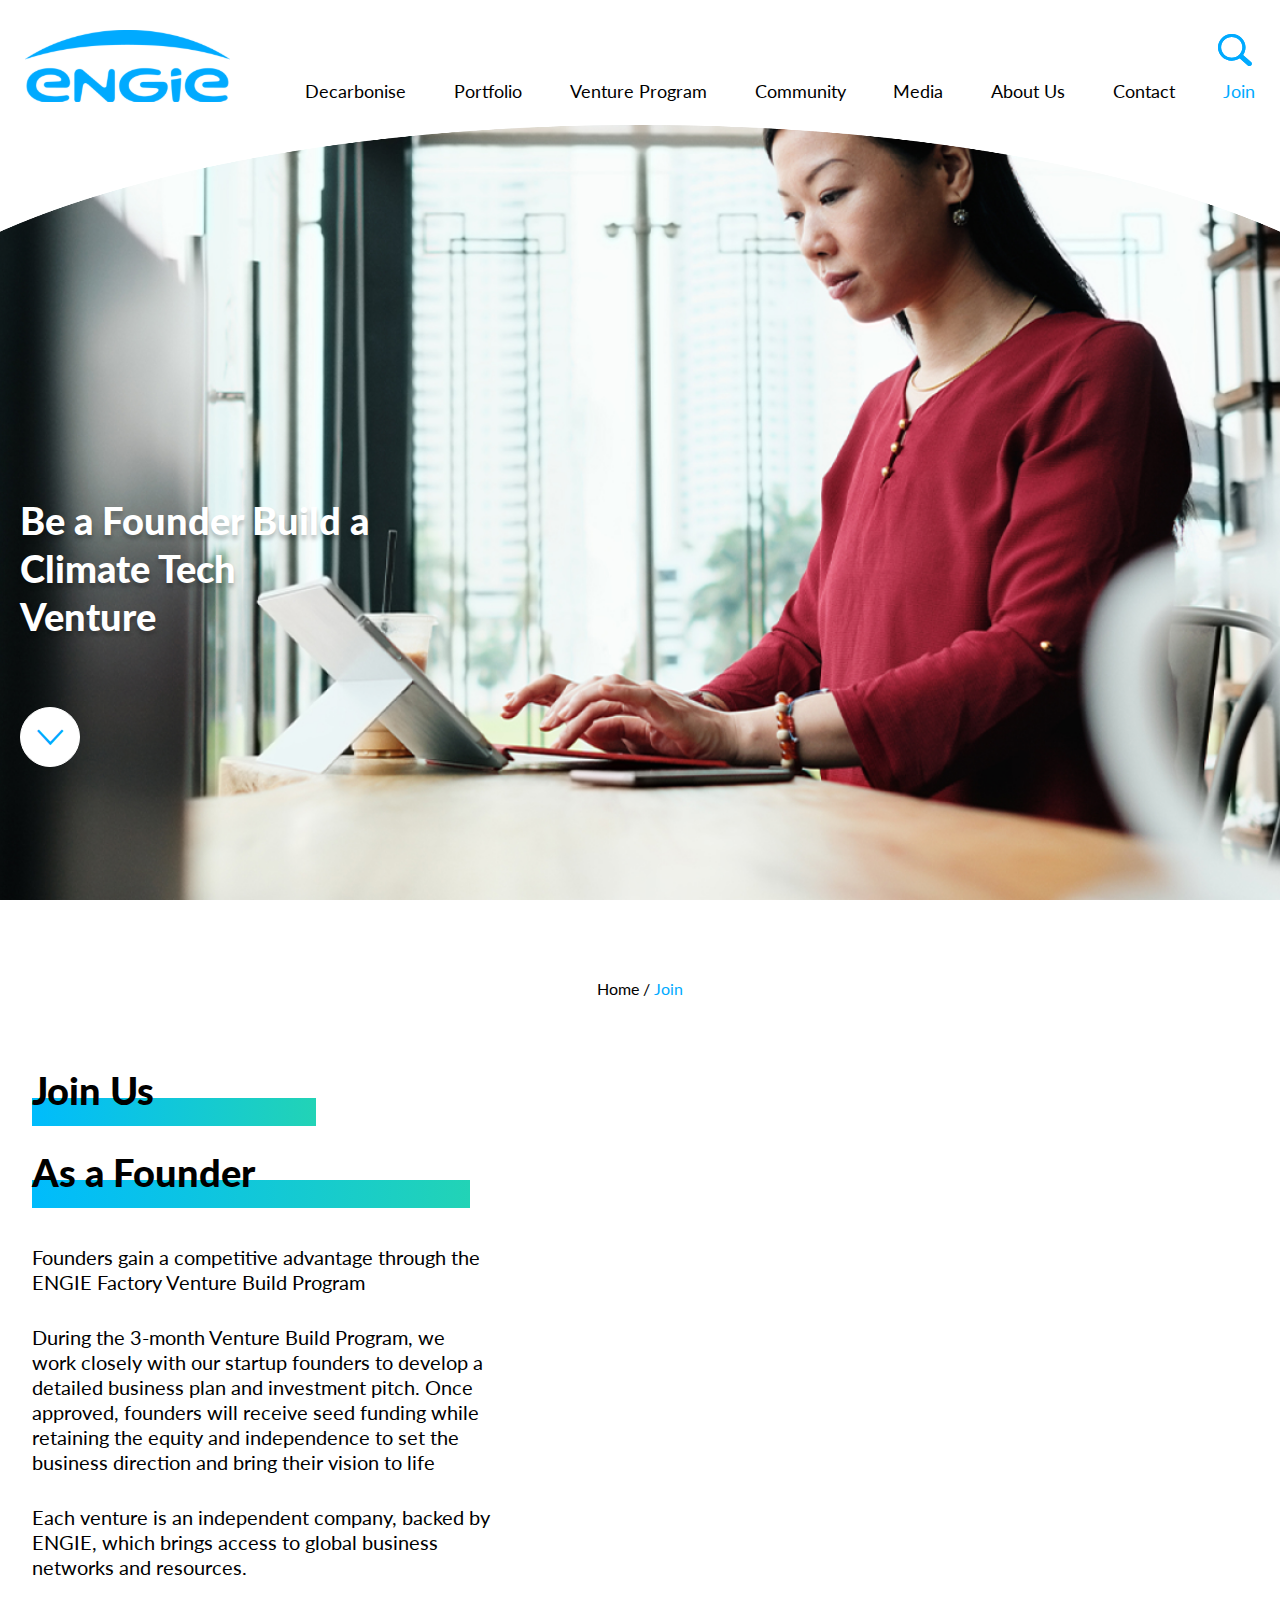
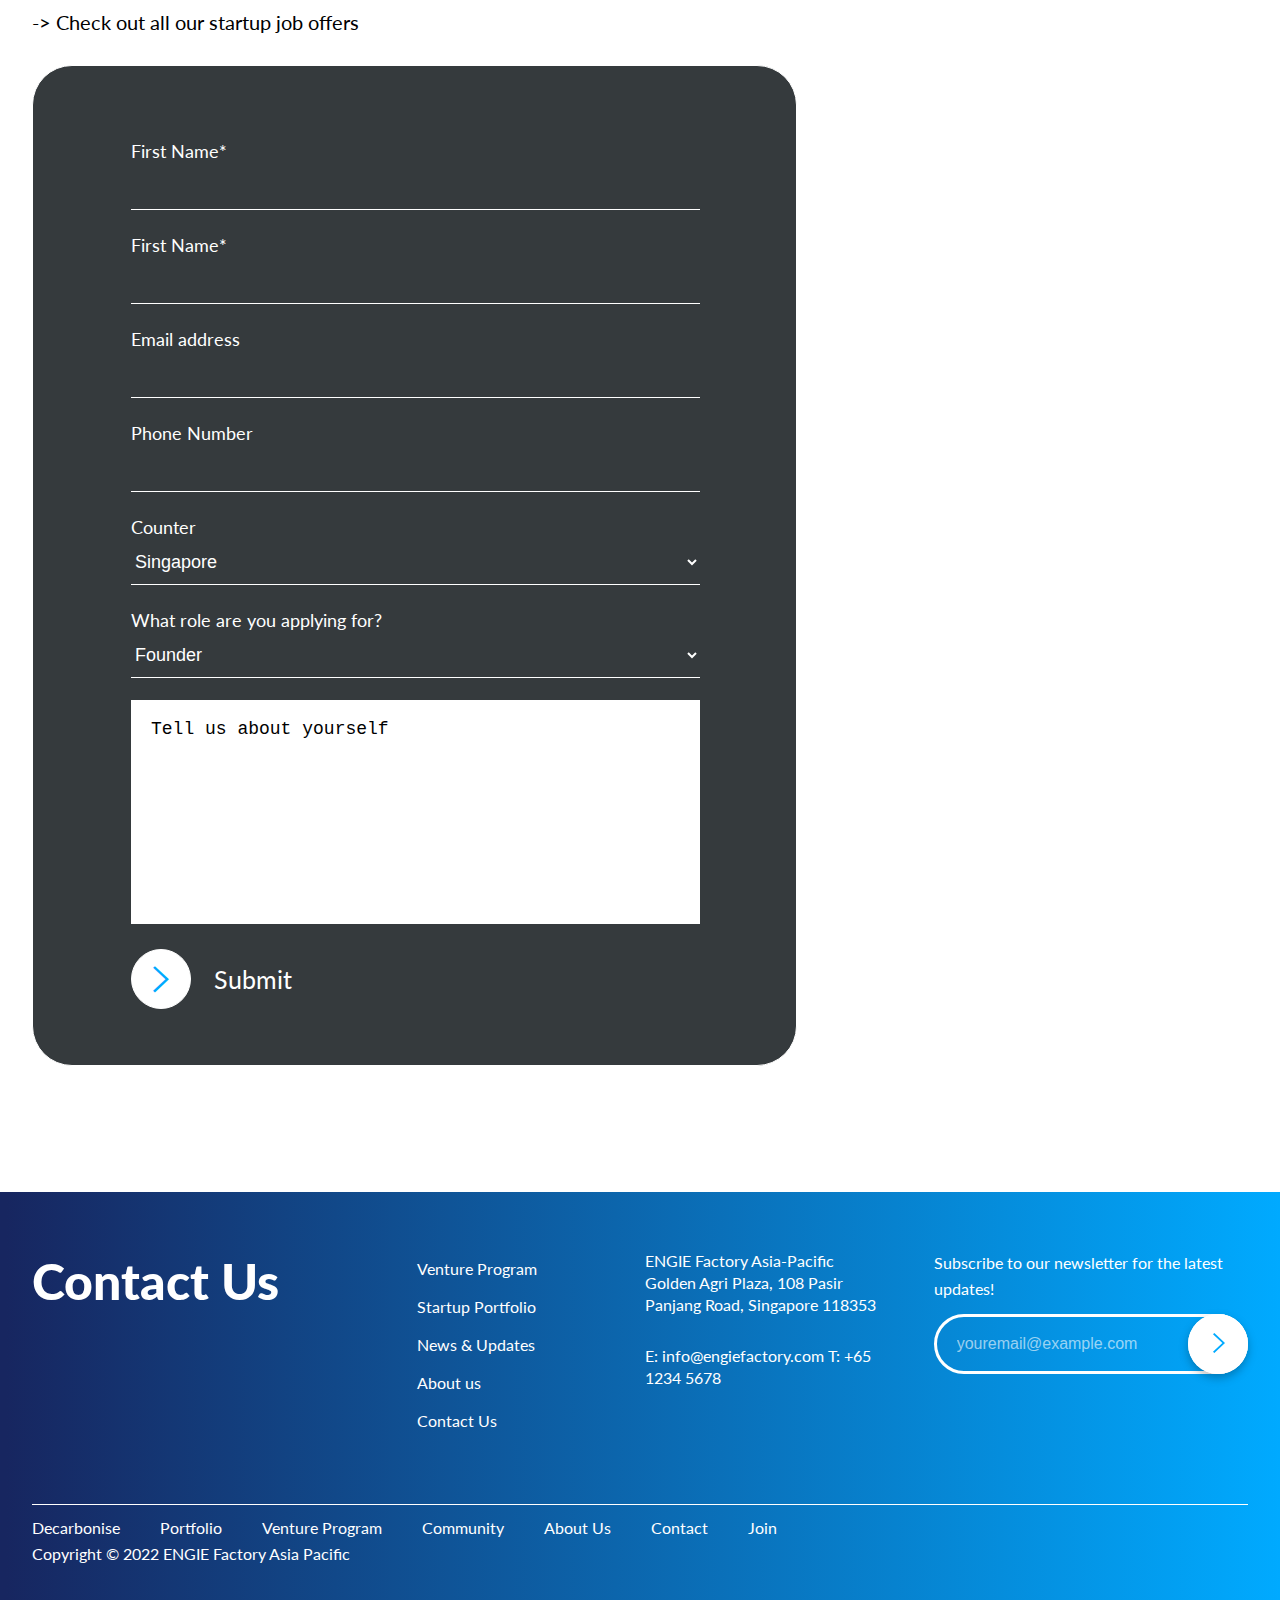
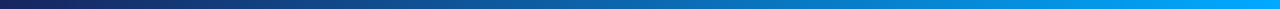
<file: join.html>
<!DOCTYPE HTML>
<html lang="en">

<head>
    <meta http-equiv="Content-Type" content="text/html; charset=utf-8" />
    <title>Join | Engie</title>
    <meta name="viewport" content="width=device-width, initial-scale=1, maximum-scale=1, user-scalable=0" />
    <link href="https://fonts.googleapis.com/css2?family=Lato:wght@300;400;700;900&display=swap" rel="stylesheet">
    <link href="https://fonts.googleapis.com/css2?family=Familjen+Grotesk:wght@700&display=swap" rel="stylesheet">
    <link type="text/css" href="assets/css/font-awesome.css" rel="stylesheet" />
    <link type="text/css" href="assets/css/ionicons.min.css" rel="stylesheet" />
    <link rel="stylesheet" href="assets/css/owl.carousel.min.css" />
    <link type="text/css" href="style.css" rel="stylesheet" />
    <link type="text/css" href="assets/css/responsive.css" rel="stylesheet" />
    <!--[if lt IE 9]><script src="assets/js/modernizr.min.js" type="text/javascript"></script><![endif]-->
</head>

<body class="concept">
    <div id="wrapper">
        <!-- ======================= -->
        <header id="header_area">
            <div class="menu_content_area">
                <div class="menu_content d-flex flex-space-between flex-nowrap">
                    <div class="logo">
                        <a href="#"><img src="assets/images/logo.svg" alt="logo"></a>
                    </div>
                    <div class="header_left">
                        <div class="searchbox">
                            <form action="#">
                                <input type="search" placeholder="Search......" name="search" class="searchbox-input" onkeyup="buttonUp();">
                                <input type="submit" class="searchbox-submit" value="">
                                <span class="searchbox-icon"></span>
                            </form>
                        </div>
                        <nav class="menu_bar">
                            <ul id="menu" class="">
                                <li><a href="#">Decarbonise</a></li>
                                <li><a href="#">Portfolio</a></li>
                                <li><a href="#">Venture Program</a></li>
                                <li><a href="#">Community</a></li>
                                <li><a href="#">Media</a></li>
                                <li><a href="#">About Us</a></li>
                                <li><a href="#">Contact</a></li>
                                <li><a href="#" class="active">Join</a></li>

                            </ul>
                        </nav>
                        <div class="menu_button_area only_mobile_view">
                            <button type="button" class="button_menu">
                                <span></span>
                                <span></span>
                                <span></span>
                            </button>
                        </div>
                    </div>
                </div>
            </div>
            <div id="menu_holder"></div>
        </header>
        <!-- banner area start -->

        <div class="banner_area">
            <div class="main_banner other_common_banner join-banner">
                <style>
                    .banner_area .main_banner {
                        background-image: url(assets/images/join.jpg);
                        background-position: top right 35%;
                        background-attachment: fixed;
                    }
                </style>
                <div class="main_banner_content">
                    <div class="main_banner_info">
                        <h2>Be a Founder Build a Climate Tech Venture</h2>
                    </div>
                    <div class="banner_arrow">
                        <div class="arrow_btn">
                            <a href="#" class="btn"> <i class="ion-ios-arrow-down"></i> </a>
                        </div>
                    </div>

                </div>
            </div>
        </div>


         <div class="breadcrumbs_item_area">
            <div class="center-content">
                <div class="breadcrumbs_item">
                    <span>Home</span>
                    <span>/</span>
                    <span><a href="#">Join</a></span>
                </div>

            </div>
        </div>


        <div class="venture_spotligt_area join-us-page">
            <div class="venture_spotligt_content center-content">
               

                <div class="about-us-contents">
                    <div class="common_title">
                        <h2>Join Us</h2>
                        <h2>As a Founder</h2>
                    </div>
                    <div class="about-us-content">
                        <p>Founders gain a competitive advantage through the ENGIE Factory Venture Build Program</p>
                        <p>During the 3-month Venture Build Program, we work closely with our startup founders to develop a detailed business plan and investment pitch. Once approved, founders will receive seed funding while retaining the equity and independence
                            to set the business direction and bring their vision to life</p>
                        <p>Each venture is an independent company, backed by ENGIE, which brings access to global business networks and resources.
                        </p>
                        <a href="#" class="job-offers">-> Check out all our startup job offers</a>
                    </div>
                </div>

                <div class="join-us-forms">
                    <div class="join-us-form">
                        <form action="#" id="joinForm">
                            <div class="input-group">
                                <label for="firstName">First Name*</label>
                                <input type="text" id="firstName" name="First Name">
                            </div>
                            <div class="input-group">
                                <label for="lastName">First Name*</label>
                                <input type="text" id="lastName" name="Last Name">
                            </div>
                            <div class="input-group">
                                <label for="emailAddress">Email address</label>
                                <input type="email" id="email" name="Email address">
                            </div>
                            <div class="input-group">
                                <label for="number">Phone Number</label>
                                <input type="tel" id="number" name="Phone Number">
                            </div>
                            <div class="input-group">
                                <label for="country">Counter</label>
                                <select name="Country" id="country">
                                    <option value="bangladesh">Singapore</option>
                                    <option value="uganda">Bangladesh</option>
                                </select>
                            </div>
                            <div class="input-group">
                                <label for="role">What role are you applying for?</label>
                                <select name="role" id="role">
                                    <option value="admin">Founder</option>
                                    <option value="moderator">admin</option>
                                    <option value="editor">moderator</option>
                                </select>
                            </div>
                            <div class="input-group">
                                <textarea name="about yourself" id="yourself" cols="10" rows="2" placeholder="Tell us about yourself"></textarea>
                            </div>

                            <div class="join-submit-button flex-nowrap">
                                <input type="submit" value="">
                                <div class="arrow_btn">
                                    <a href="#" class="btn"> <i class="ion-ios-arrow-right"></i> </a>
                                </div>
                                <span>Submit</span>
                            </div>
                        </form>
                    </div>
                </div>

            </div>
        </div>

        <footer class="footer_area">
            <div class="footer_wrap center-content">
                <div class="footer_box d-flex flex-wrap">
                    <div class="footer_widget footer_widget1">
                        <h2> Contact Us</h2>
                    </div>
                    <div class="footer_widget footer_widget2">
                        <ul>
                            <li><a href="#">Venture Program</a></li>
                            <li><a href="#">Startup Portfolio</a></li>
                            <li><a href="#">News & Updates</a></li>
                            <li><a href="#">About us</a></li>
                            <li><a href="#">Contact Us</a></li>
                        </ul>
                    </div>

                    <div class="footer_widget footer_widget3">
                        <div class="foote_text">
                            <p>ENGIE Factory Asia-Pacific Golden Agri Plaza, 108 Pasir Panjang Road, Singapore 118353 </p>
                            <p>E: info@engiefactory.com T: +65 1234 5678</p>
                        </div>

                    </div>
                    <div class="footer_widget footer_widget4">
                        <span> Subscribe to our newsletter for the latest updates!</span>
                        <div class="subscribe_box">
                            <form action="#">
                                <div class="subscribe_field">
                                    <input id="search_field" type="text" name="text" class="searc_email_field" placeholder="youremail@example.com">
                                    <div class="subscribe_btn">
                                        <input class="submit_btn" type="submit" name="submit" value="">
                                    </div>
                                </div>
                            </form>
                        </div>
                    </div>
                </div>

                <div class="copyright_area">
                    <ul>
                        <li><a href="#">Decarbonise</a></li>
                        <li><a href="#">Portfolio</a></li>
                        <li><a href="#">Venture Program </a></li>
                        <li><a href="#">Community </a></li>
                        <li><a href="#">About Us </a></li>
                        <li><a href="#">Contact </a></li>
                        <li><a href="#"> Join</a></li>
                    </ul>
                    <p>Copyright &copy; 2022 ENGIE Factory Asia Pacific</p>
                </div>
            </div>
        </footer>
    </div>
    <!-- footer end -->
    </div>
    <script src="assets/js/jquery.min.js"></script>
    <script src="assets/js/jquery.slicknav.js"></script>
    <script src="assets/js/custom.js"></script>
</body>

</html>
</file>
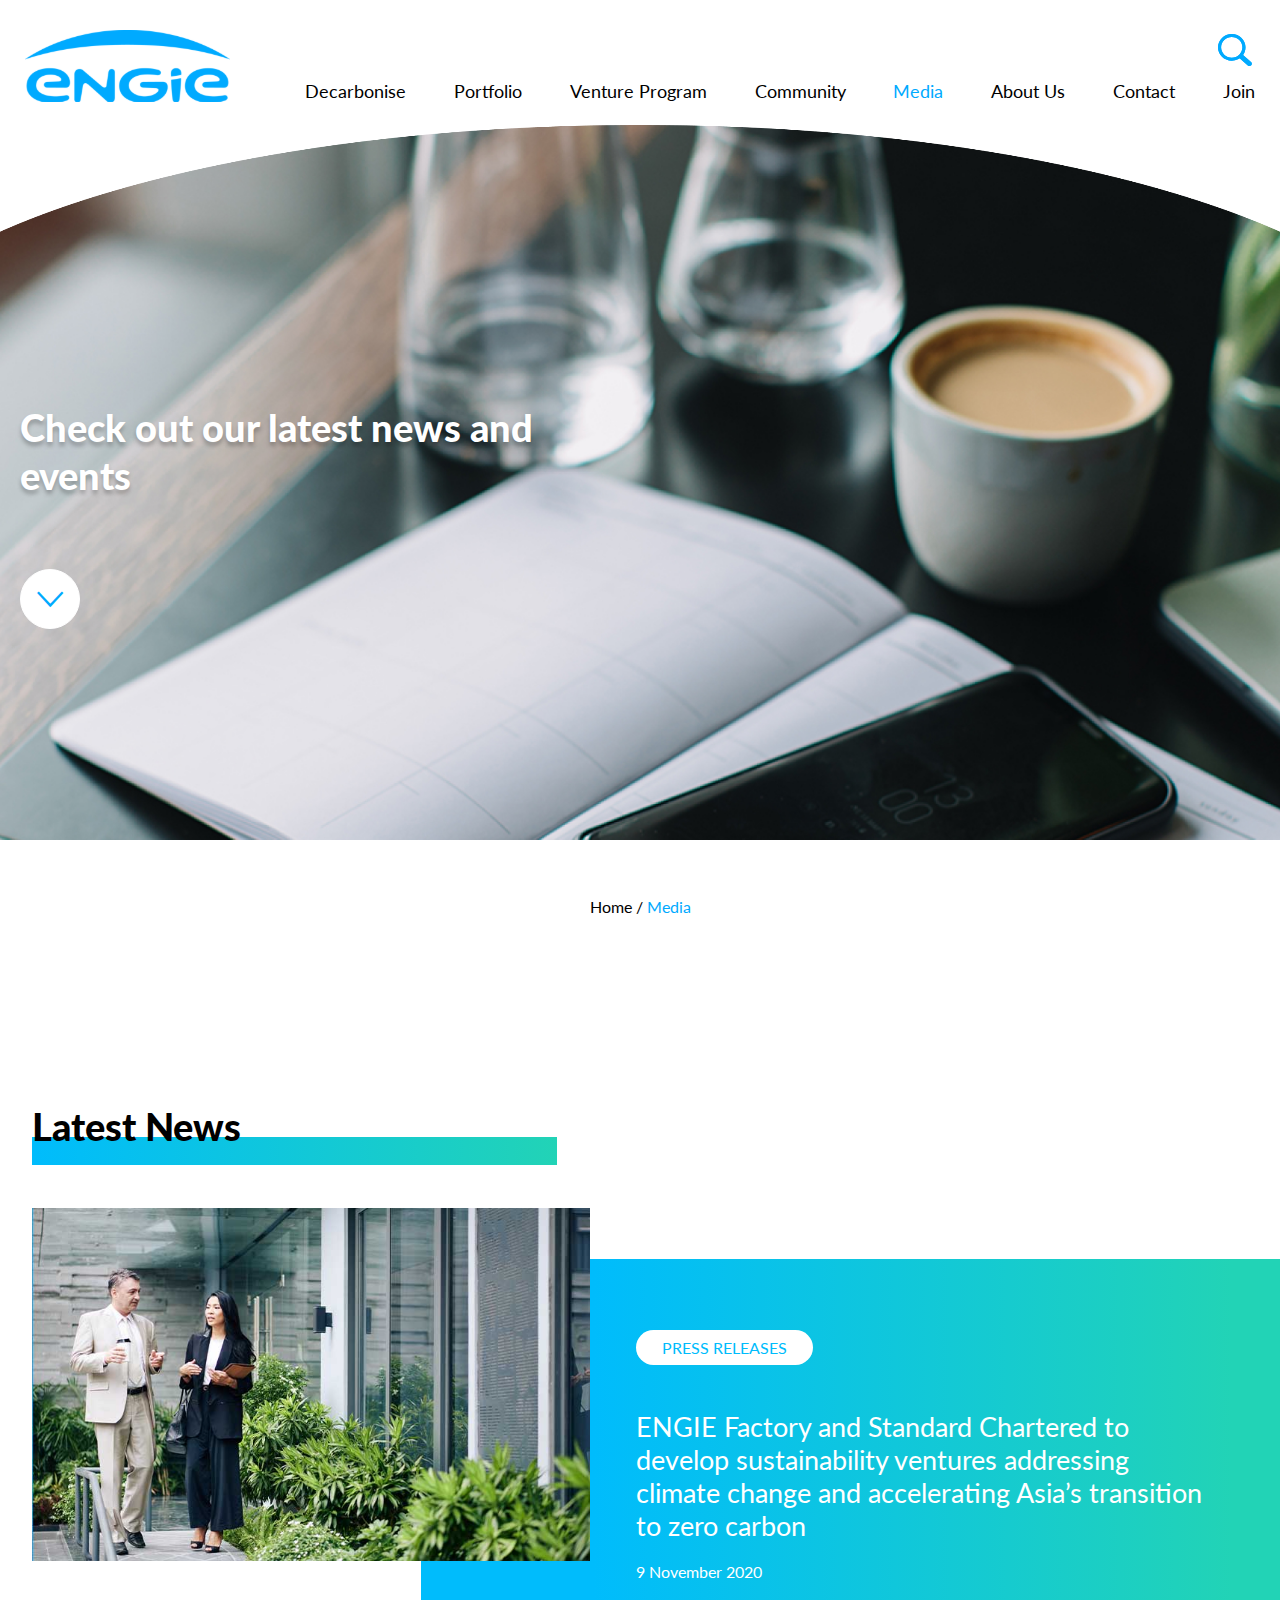
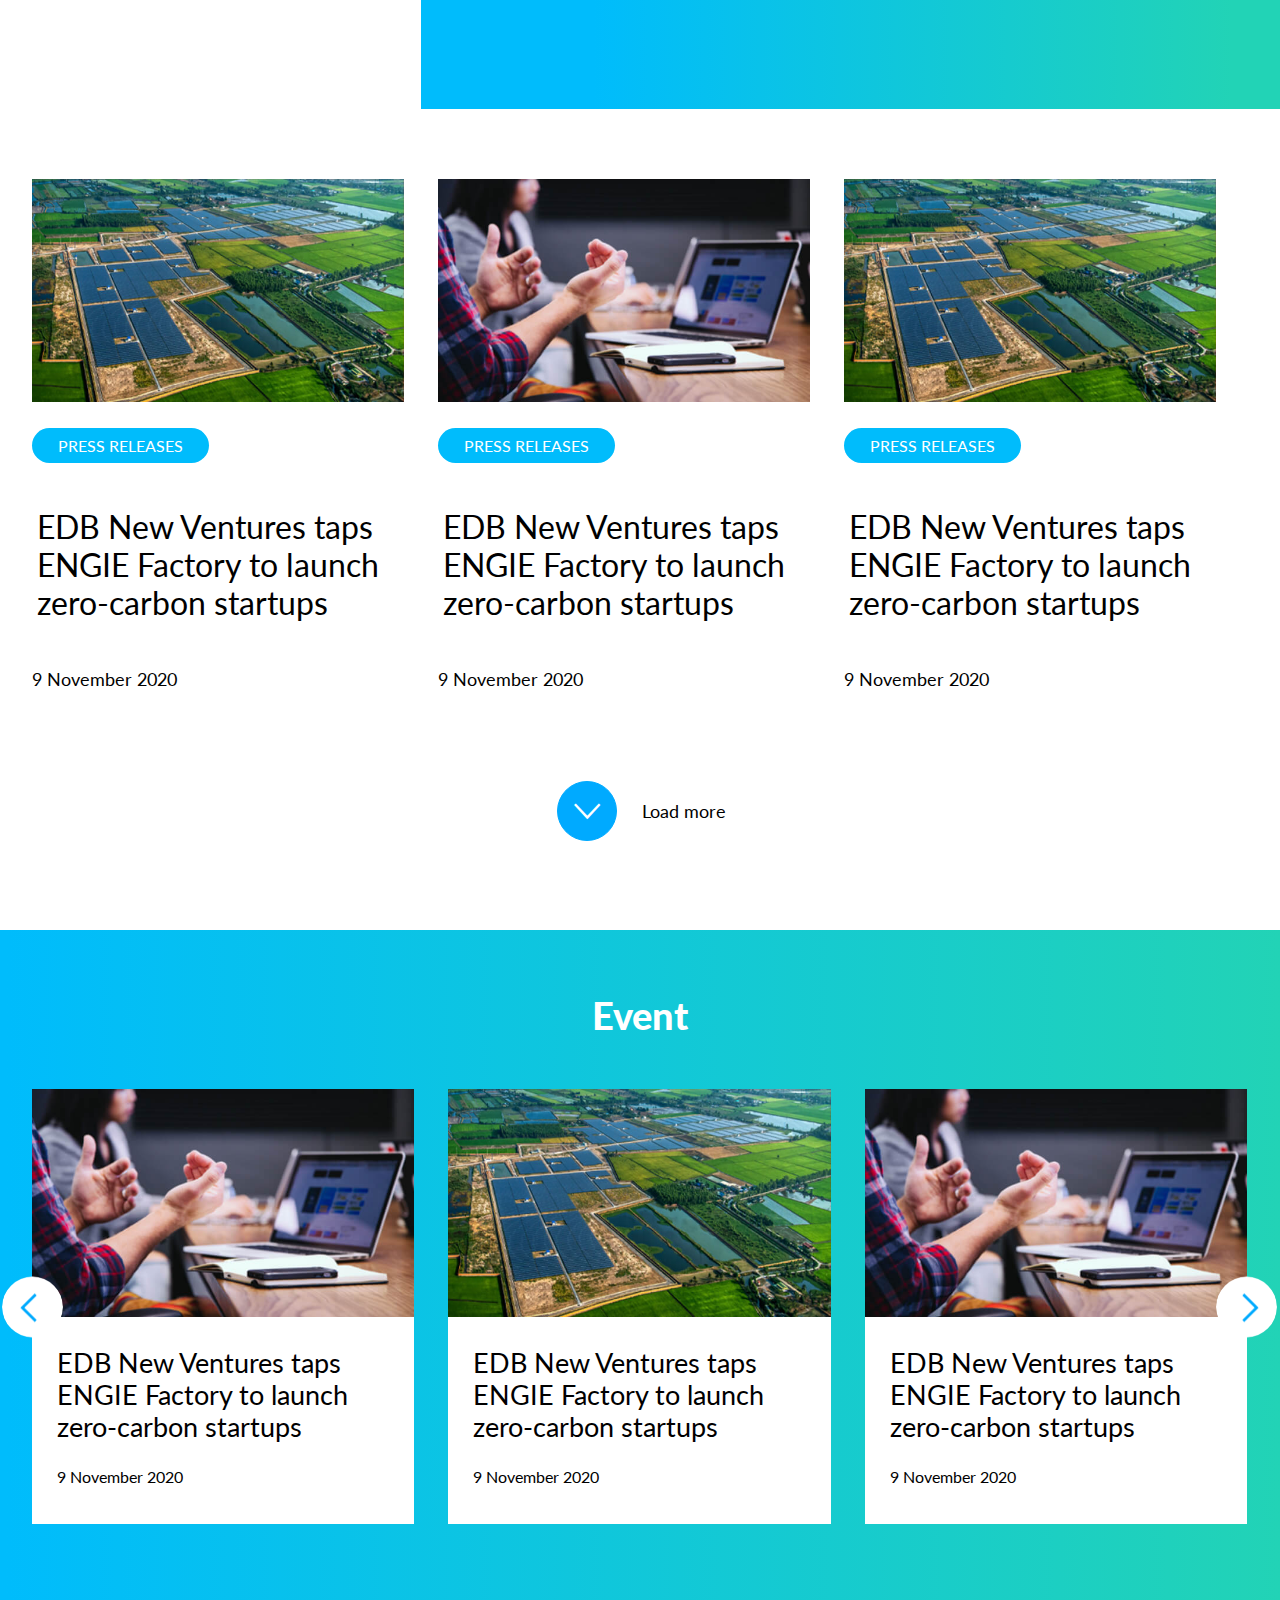
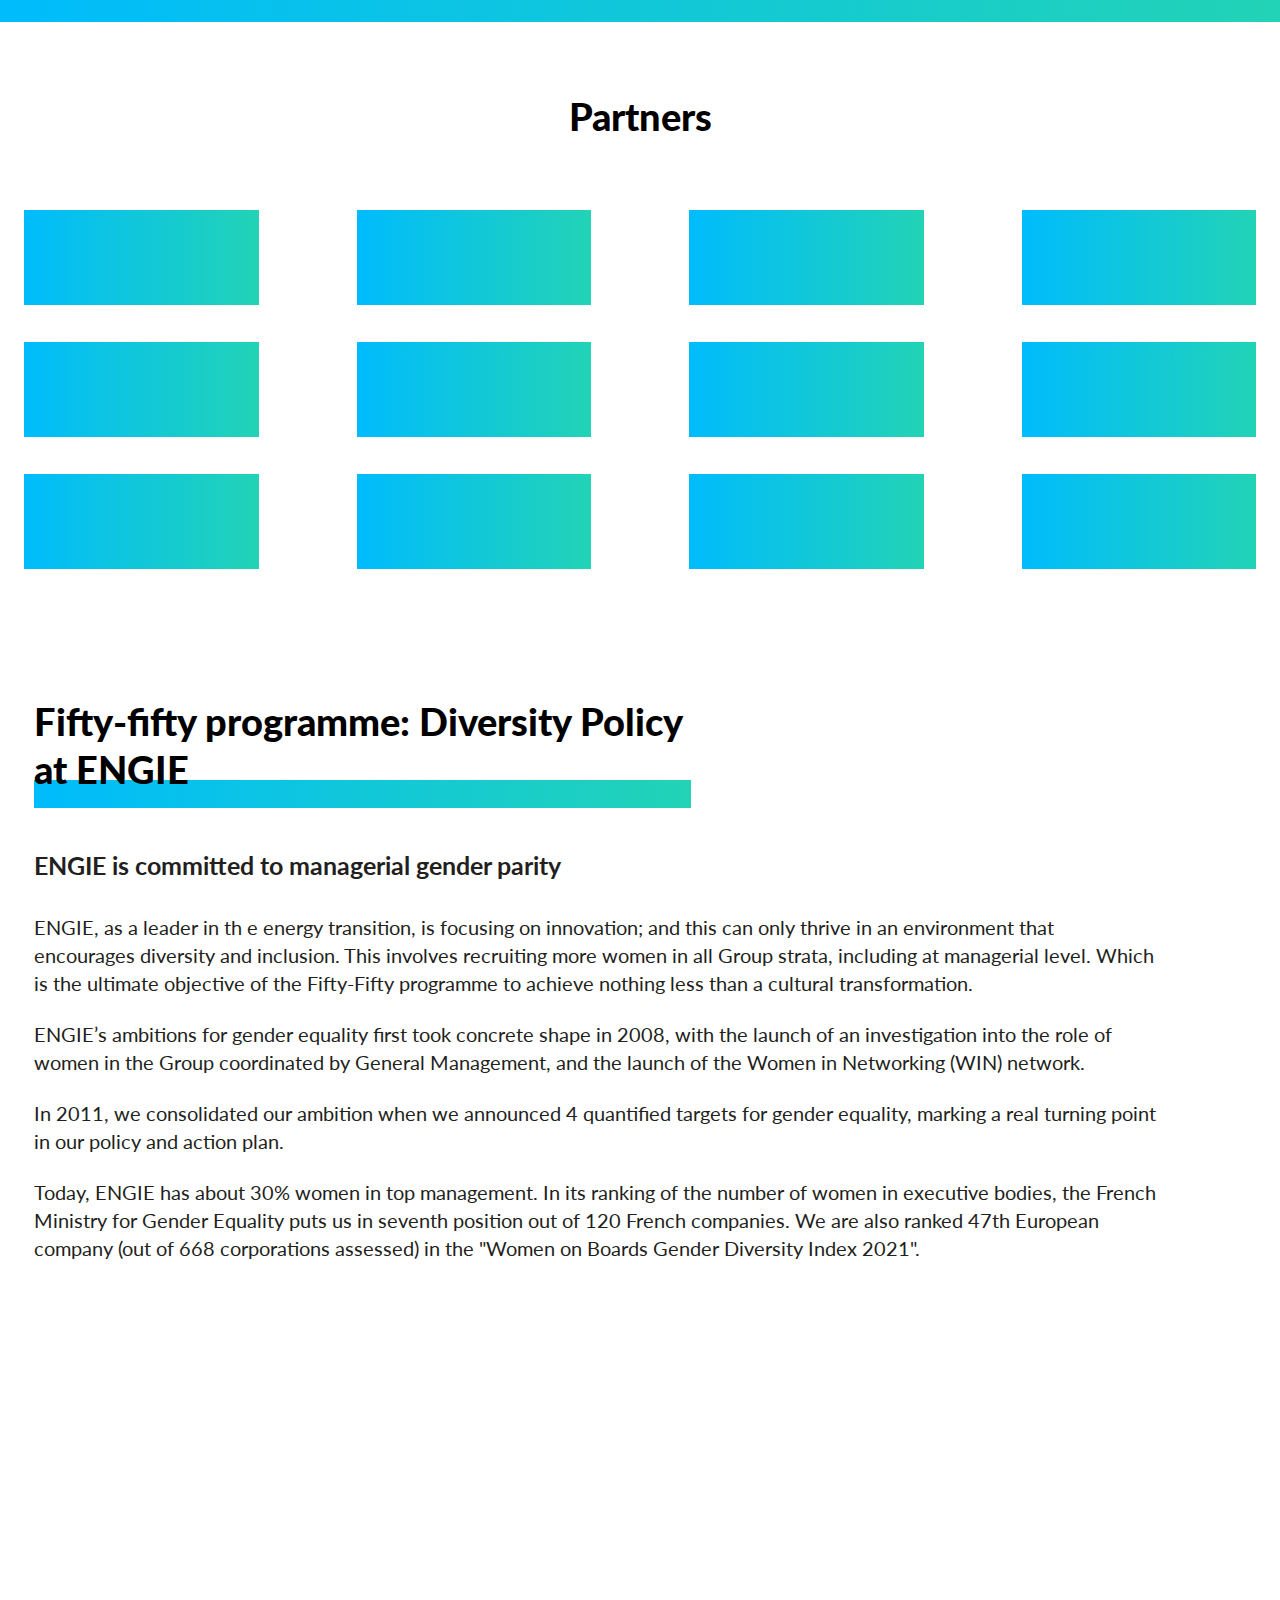
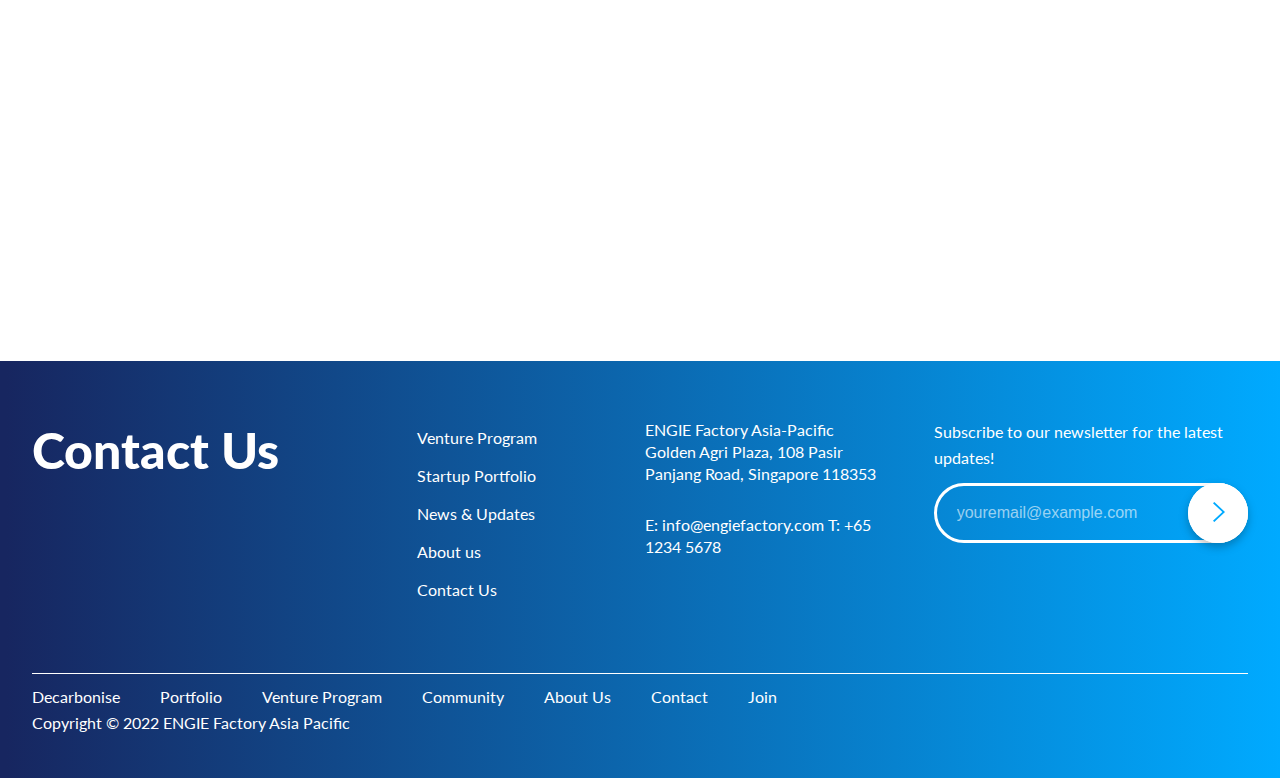
<file: media.html>
<!DOCTYPE HTML>
<html lang="en">

<head>
    <meta http-equiv="Content-Type" content="text/html; charset=utf-8" />
    <title>Media</title>
    <meta name="viewport" content="width=device-width, initial-scale=1, maximum-scale=1, user-scalable=0" />
    <link href="https://fonts.googleapis.com/css2?family=Lato:wght@300;400;700;900&display=swap" rel="stylesheet">
    <link href="https://fonts.googleapis.com/css2?family=Familjen+Grotesk:wght@700&display=swap" rel="stylesheet">
    <link type="text/css" href="assets/css/font-awesome.css" rel="stylesheet" />
    <link type="text/css" href="assets/css/ionicons.min.css" rel="stylesheet" />
    <link rel="stylesheet" href="assets/css/owl.carousel.min.css" />
    <link type="text/css" href="style.css" rel="stylesheet" />
    <link type="text/css" href="assets/css/responsive.css" rel="stylesheet" />
    <!--[if lt IE 9]><script src="assets/js/modernizr.min.js" type="text/javascript"></script><![endif]-->
</head>

<body class="concept">
    <div id="wrapper">
        <!-- ======================= -->
        <header id="header_area">
            <div class="menu_content_area">
                <div class="menu_content d-flex flex-space-between flex-nowrap">
                    <div class="logo">
                        <a href="#"><img src="assets/images/logo.svg" alt="logo"></a>
                    </div>
                    <div class="header_left">
                        <div class="searchbox">
                            <form action="#">
                                <input type="search" placeholder="Search......" name="search" class="searchbox-input" onkeyup="buttonUp();">
                                <input type="submit" class="searchbox-submit" value="">
                                <span class="searchbox-icon"></span>
                            </form>
                        </div>
                        <nav class="menu_bar">
                            <ul id="menu" class="">
                                <li><a href="#">Decarbonise</a></li>
                                <li><a href="#">Portfolio</a></li>
                                <li><a href="#">Venture Program </a></li>
                                <li><a href="#">Community</a></li>
                                <li><a href="#" class="active">Media</a></li>
                                <li><a href="#">About Us</a></li>
                                <li><a href="#">Contact</a></li>
                                <li><a href="#"> Join</a></li>

                            </ul>
                        </nav>
                        <div class="menu_button_area only_mobile_view">
                            <button type="button" class="button_menu">
                                <span></span>
                                <span></span>
                                <span></span>
                            </button>
                        </div>
                    </div>
                </div>
            </div>
            <div id="menu_holder"></div>
        </header>
        <!-- banner area start -->

        <div class="banner_area">
            <div class="main_banner other_common_banner media-banner">
                <style>
                    .main_banner {
                        background: url(assets/images/media-page.jpg);
                        background-attachment: fixed;
                    }
                </style>
                <div class="main_banner_content">
                    <div class="main_banner_info">
                        <h2>Check out our latest news and events</h2>
                    </div>
                    <div class="banner_arrow">
                        <div class="arrow_btn">
                            <a href="#" class="btn"> <i class="ion-ios-arrow-down"></i> </a>
                        </div>
                    </div>

                </div>
            </div>
        </div>


        <div class="breadcrumbs_item_area">
            <div class="center-content">
                <div class="breadcrumbs_item">
                    <span>Home</span>
                    <span>/</span>
                    <span><a href="#">Media</a></span>
                </div>
            </div>
        </div>

        
        <div class="venture_spotligt_area about_sotligt media-sotligt">
            <div class="venture_spotligt_content center-content">
                
                <div class="common_title">
                    <h2>Latest News</h2>
                </div>
                <div class="latest-news">
                    <div class="latest-news-inner flex-wrap">
                        <div class="latest-news-img">
                            <img src="assets/images/image3.jpg" alt="">
                        </div>
                        <div class="latest-news-content">
                            <div class="latest-news-content-inner">
                                <span class="media-item-tag">Press releases</span>
                                <p>ENGIE Factory and Standard Chartered to develop sustainability ventures addressing climate change and accelerating Asia’s transition to zero carbon</p>
                                <span class="media-item-time">9 November 2020</span>
                            </div>
                        </div>
                    </div>
                </div>
            </div>
        </div>

        <!-- Media section start -->
        <div class="media-sec media-page">
            <div class="media-sec-inner center_content">
                <div class="media-items">
                    <div class="media-items-inner">
                        <div class="media-item flex-wrap">
                            <div class="media-tag-wrap only_mobile_view">
                                <span class="media-item-tag ">press releases</span>
                            </div>
                            <a href="#" class="media-item-img">
                                <img src="assets/images/media-two.jpg" alt="">
                            </a>
                            <div class="media-item-contents">
                                <div class="media-tag-wrap only_desktop_view">
                                    <span class="media-item-tag ">press releases</span>
                                </div>
                                <h3 class="media-item-title"><a href="#">EDB New Ventures taps ENGIE Factory to launch zero-carbon startups</a></h3>
                                <span class="media-item-time">9 November 2020</span>
                            </div>
                        </div>
                        <div class="media-item flex-wrap">
                            <div class="media-tag-wrap only_mobile_view">
                                <span class="media-item-tag ">press releases</span>
                            </div>
                            <a href="#" class="media-item-img">
                                <img src="assets/images/media-one.jpg" alt="">
                            </a>
                            <div class="media-item-contents">
                                <div class="media-tag-wrap only_desktop_view">
                                    <span class="media-item-tag ">press releases</span>
                                </div>
                                <h3 class="media-item-title"><a href="#">EDB New Ventures taps ENGIE Factory to launch zero-carbon startups</a></h3>
                                <span class="media-item-time">9 November 2020</span>
                            </div>
                        </div>
                        <div class="media-item flex-wrap">
                            <div class="media-tag-wrap only_mobile_view">
                                <span class="media-item-tag ">press releases</span>
                            </div>
                            <a href="#" class="media-item-img">
                                <img src="assets/images/media-two.jpg" alt="">
                            </a>
                            <div class="media-item-contents">
                                <div class="media-tag-wrap only_desktop_view">
                                    <span class="media-item-tag ">press releases</span>
                                </div>
                                <h3 class="media-item-title"><a href="#">EDB New Ventures taps ENGIE Factory to launch zero-carbon startups</a></h3>
                                <span class="media-item-time">9 November 2020</span>
                            </div>
                        </div>
                    </div>
                </div>
                <a href="#" class="view-all flex-nowrap align-center">
                    <div class="arrow-btn"><i class="ion-ios-arrow-down"></i></div><span>Load more</span>
                </a>
            </div>
        </div>
        <!-- Media section end -->


        <!-- Event slider start -->
        <div class="event-sec">
            <div class="event-sec-inner">
                <div class="sec-title">
                    <h2>Event</h2>
                </div>

                <div class="event-slider">
                    <div class="event-slider-inner">
                        <div class="event-carousel owl-carousel">
                            <div class="event-item">
                                <div class="event-item-inner">
                                    <a href="#" class="event-item-img">
                                        <img src="assets/images/media-one.jpg" alt="">
                                    </a>
                                    <div class="event-item-contents">
                                        <h3 class="event-item-title"><a href="#">EDB New Ventures taps ENGIE Factory to launch zero-carbon startups</a></h3>
                                        <span class="event-item-time">9 November 2020</span>
                                    </div>
                                </div>
                            </div>
                            <div class="event-item">
                                <div class="event-item-inner">
                                    <a href="#" class="event-item-img">
                                        <img src="assets/images/media-two.jpg" alt="">
                                    </a>
                                    <div class="event-item-contents">
                                        <h3 class="event-item-title"><a href="#">EDB New Ventures taps ENGIE Factory to launch zero-carbon startups</a></h3>
                                        <span class="event-item-time">9 November 2020</span>
                                    </div>
                                </div>
                            </div>
                            <div class="event-item">
                                <div class="event-item-inner">
                                    <a href="#" class="event-item-img">
                                        <img src="assets/images/media-one.jpg" alt="">
                                    </a>
                                    <div class="event-item-contents">
                                        <h3 class="event-item-title"><a href="#">EDB New Ventures taps ENGIE Factory to launch zero-carbon startups</a></h3>
                                        <span class="event-item-time">9 November 2020</span>
                                    </div>
                                </div>
                            </div>

                            <div class="event-item">
                                <div class="event-item-inner">
                                    <a href="#" class="event-item-img">
                                        <img src="assets/images/media-two.jpg" alt="">
                                    </a>
                                    <div class="event-item-contents">
                                        <h3 class="event-item-title"><a href="#">EDB New Ventures taps ENGIE Factory to launch zero-carbon startups</a></h3>
                                        <span class="event-item-time">9 November 2020</span>
                                    </div>
                                </div>
                            </div>
                            <div class="event-item">
                                <div class="event-item-inner">
                                    <a href="#" class="event-item-img">
                                        <img src="assets/images/media-one.jpg" alt="">
                                    </a>
                                    <div class="event-item-contents">
                                        <h3 class="event-item-title"><a href="#">EDB New Ventures taps ENGIE Factory to launch zero-carbon startups</a></h3>
                                        <span class="event-item-time">9 November 2020</span>
                                    </div>
                                </div>
                            </div>
                            <div class="event-item">
                                <div class="event-item-inner">
                                    <a href="#" class="event-item-img">
                                        <img src="assets/images/media-two.jpg" alt="">
                                    </a>
                                    <div class="event-item-contents">
                                        <h3 class="event-item-title"><a href="#">EDB New Ventures taps ENGIE Factory to launch zero-carbon startups</a></h3>
                                        <span class="event-item-time">9 November 2020</span>
                                    </div>
                                </div>
                            </div>
                            <div class="event-item">
                                <div class="event-item-inner">
                                    <a href="#" class="event-item-img">
                                        <img src="assets/images/media-one.jpg" alt="">
                                    </a>
                                    <div class="event-item-contents">
                                        <h3 class="event-item-title"><a href="#">EDB New Ventures taps ENGIE Factory to launch zero-carbon startups</a></h3>
                                        <span class="event-item-time">9 November 2020</span>
                                    </div>
                                </div>
                            </div>
                            <div class="event-item">
                                <div class="event-item-inner">
                                    <a href="#" class="event-item-img">
                                        <img src="assets/images/media-two.jpg" alt="">
                                    </a>
                                    <div class="event-item-contents">
                                        <h3 class="event-item-title"><a href="#">EDB New Ventures taps ENGIE Factory to launch zero-carbon startups</a></h3>
                                        <span class="event-item-time">9 November 2020</span>
                                    </div>
                                </div>
                            </div>
                            <div class="event-item">
                                <div class="event-item-inner">
                                    <a href="#" class="event-item-img">
                                        <img src="assets/images/media-one.jpg" alt="">
                                    </a>
                                    <div class="event-item-contents">
                                        <h3 class="event-item-title"><a href="#">EDB New Ventures taps ENGIE Factory to launch zero-carbon startups</a></h3>
                                        <span class="event-item-time">9 November 2020</span>
                                    </div>
                                </div>
                            </div>
                            <div class="event-item">
                                <div class="event-item-inner">
                                    <a href="#" class="event-item-img">
                                        <img src="assets/images/media-two.jpg" alt="">
                                    </a>
                                    <div class="event-item-contents">
                                        <h3 class="event-item-title"><a href="#">EDB New Ventures taps ENGIE Factory to launch zero-carbon startups</a></h3>
                                        <span class="event-item-time">9 November 2020</span>
                                    </div>
                                </div>
                            </div>
                            <div class="event-item">
                                <div class="event-item-inner">
                                    <a href="#" class="event-item-img">
                                        <img src="assets/images/media-one.jpg" alt="">
                                    </a>
                                    <div class="event-item-contents">
                                        <h3 class="event-item-title"><a href="#">EDB New Ventures taps ENGIE Factory to launch zero-carbon startups</a></h3>
                                        <span class="event-item-time">9 November 2020</span>
                                    </div>
                                </div>
                            </div>
                        </div>
                    </div>
                </div>
            </div>
        </div>
        <!-- Event slider end -->

        <!-- Partner section start -->
        <div class="partner-sec">
            <div class="partner-sec-inner center-content">
                <div class="sec-title">
                    <h2>Partners</h2>
                    <div class="partner-items">
                        <div class="partner-item"></div>
                        <div class="partner-item"></div>
                        <div class="partner-item"></div>
                        <div class="partner-item"></div>
                        <div class="partner-item"></div>
                        <div class="partner-item"></div>
                        <div class="partner-item"></div>
                        <div class="partner-item"></div>
                        <div class="partner-item"></div>
                        <div class="partner-item"></div>
                        <div class="partner-item"></div>
                        <div class="partner-item"></div>
                    </div>
                </div>
            </div>
        </div>
        <!-- Partner section end -->


        <!-- Diversity Policy start -->
        <div class="diversity-sec">
            <div class="diversity-sec-inner center-content">
                <div class="common_title">
                    <h2>Fifty-fifty programme: Diversity Policy at ENGIE</h2>
                </div>
                <div class="diversity-content">
                    <h5>ENGIE is committed to managerial gender parity</h5>
                    <p>ENGIE, as a leader in th e energy transition, is focusing on innovation; and this can only thrive in an environment that encourages diversity and inclusion. This involves recruiting more women in all Group strata, including at managerial
                        level. Which is the ultimate objective of the Fifty-Fifty programme to achieve nothing less than a cultural transformation.</p>

                    <p>ENGIE’s ambitions for gender equality first took concrete shape in 2008, with the launch of an investigation into the role of women in the Group coordinated by General Management, and the launch of the Women in Networking (WIN) network.</p>

                    <p>In 2011, we consolidated our ambition when we announced 4 quantified targets for gender equality, marking a real turning point in our policy and action plan.</p>

                    <p>Today, ENGIE has about 30% women in top management. In its ranking of the number of women in executive bodies, the French Ministry for Gender Equality puts us in seventh position out of 120 French companies. We are also ranked 47th
                        European company (out of 668 corporations assessed) in the "Women on Boards Gender Diversity Index 2021".</p>
                </div>
            </div>
        </div>
        <!-- Diversity Policy end -->

        <!-- Join us founder section start -->
        <div class="join-founder-sec">
            <div class="join-founder-sec-inner center_content">
                <div class="join-us-founder-content">
                    <h2>Join us as a Founder</h2>
                    <p>Founders who join our Venture Build Program are on an accelerated track. We work closely with founders to ideate, validate, launch and scale their ventures.</p>
                    <p>You’ll be supported by a dedicated venture building team to build an investment pitch, and once approved, you will get early-stage funding from ENGIE Factory to kickstart your new independent venture.</p>
                </div>
            </div>
        </div>
        <!-- Join us founder section end -->

        <footer class="footer_area">
            <div class="footer_wrap center-content">
                <div class="footer_box d-flex flex-wrap">
                    <div class="footer_widget footer_widget1">
                        <h2> Contact Us</h2>
                    </div>
                    <div class="footer_widget footer_widget2">
                        <ul>
                            <li><a href="#">Venture Program</a></li>
                            <li><a href="#">Startup Portfolio</a></li>
                            <li><a href="#">News & Updates</a></li>
                            <li><a href="#">About us</a></li>
                            <li><a href="#">Contact Us</a></li>
                        </ul>
                    </div>

                    <div class="footer_widget footer_widget3">
                        <div class="foote_text">
                            <p>ENGIE Factory Asia-Pacific Golden Agri Plaza, 108 Pasir Panjang Road, Singapore 118353 </p>
                            <p>E: info@engiefactory.com T: +65 1234 5678</p>
                        </div>

                    </div>
                    <div class="footer_widget footer_widget4">
                        <span> Subscribe to our newsletter for the latest updates!</span>
                        <div class="subscribe_box">
                            <form action="#">
                                <div class="subscribe_field">
                                    <input id="search_field" type="text" name="text" class="searc_email_field" placeholder="youremail@example.com">
                                    <div class="subscribe_btn">
                                        <input class="submit_btn" type="submit" name="submit" value="">
                                    </div>
                                </div>
                            </form>
                        </div>
                    </div>
                </div>

                <div class="copyright_area">
                    <ul>
                        <li><a href="#">Decarbonise</a></li>
                        <li><a href="#">Portfolio</a></li>
                        <li><a href="#">Venture Program </a></li>
                        <li><a href="#">Community </a></li>
                        <li><a href="#">About Us </a></li>
                        <li><a href="#">Contact </a></li>
                        <li><a href="#"> Join</a></li>
                    </ul>
                    <p>Copyright &copy; 2022 ENGIE Factory Asia Pacific</p>
                </div>
            </div>
        </footer>
        <!-- footer end -->
    </div>
    <script src="assets/js/jquery.min.js"></script>
    <script src="assets/js/jquery.slicknav.js"></script>
    <script src="assets/js/owl.carousel.min.js"></script>
    <script src="assets/js/custom.js"></script>
    <script>
        jQuery('.event-carousel').owlCarousel({
            loop: false,
            margin: 34,
            autoplay: false,
            nav: true,
            dot: true,
            items: 3,
            responsive: {
                0: {
                    items: 1
                },
                992: {
                    items: 3
                }
            }
        });
    </script>
</body>

</html>
</file>
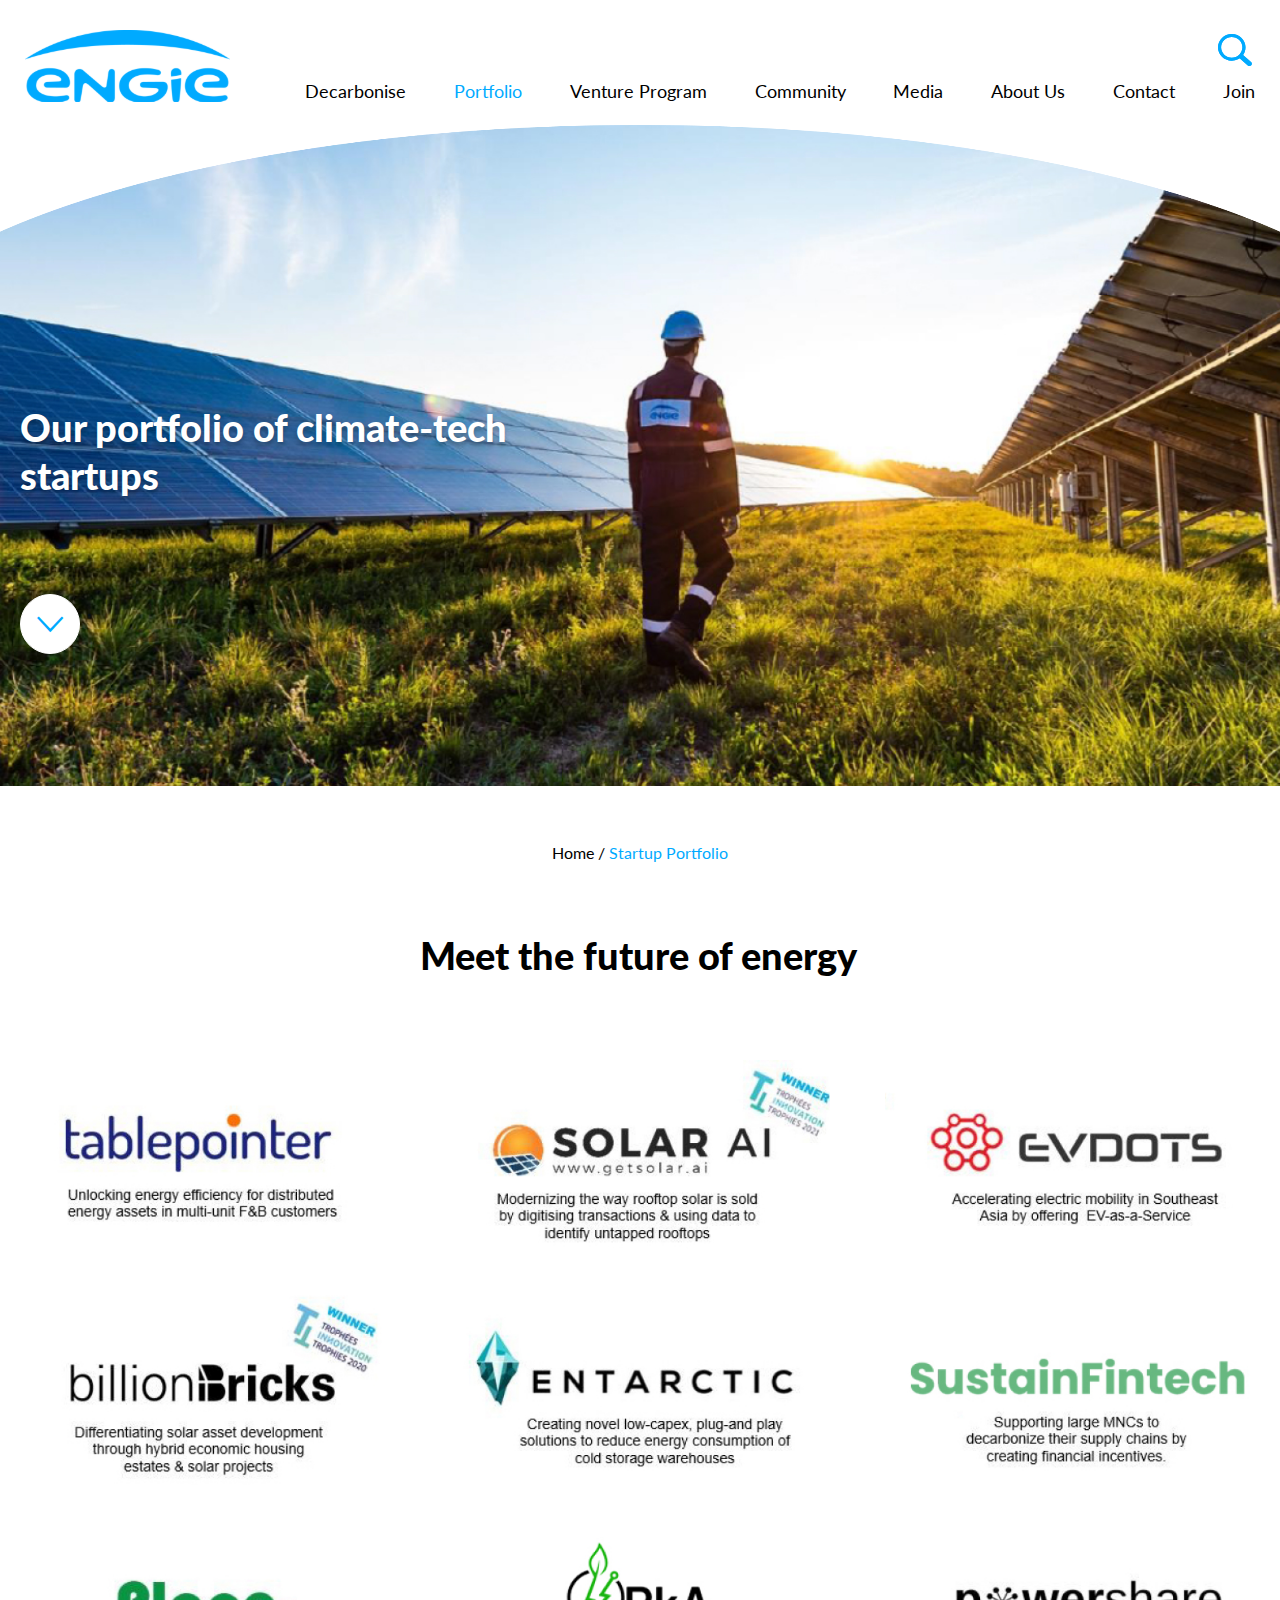
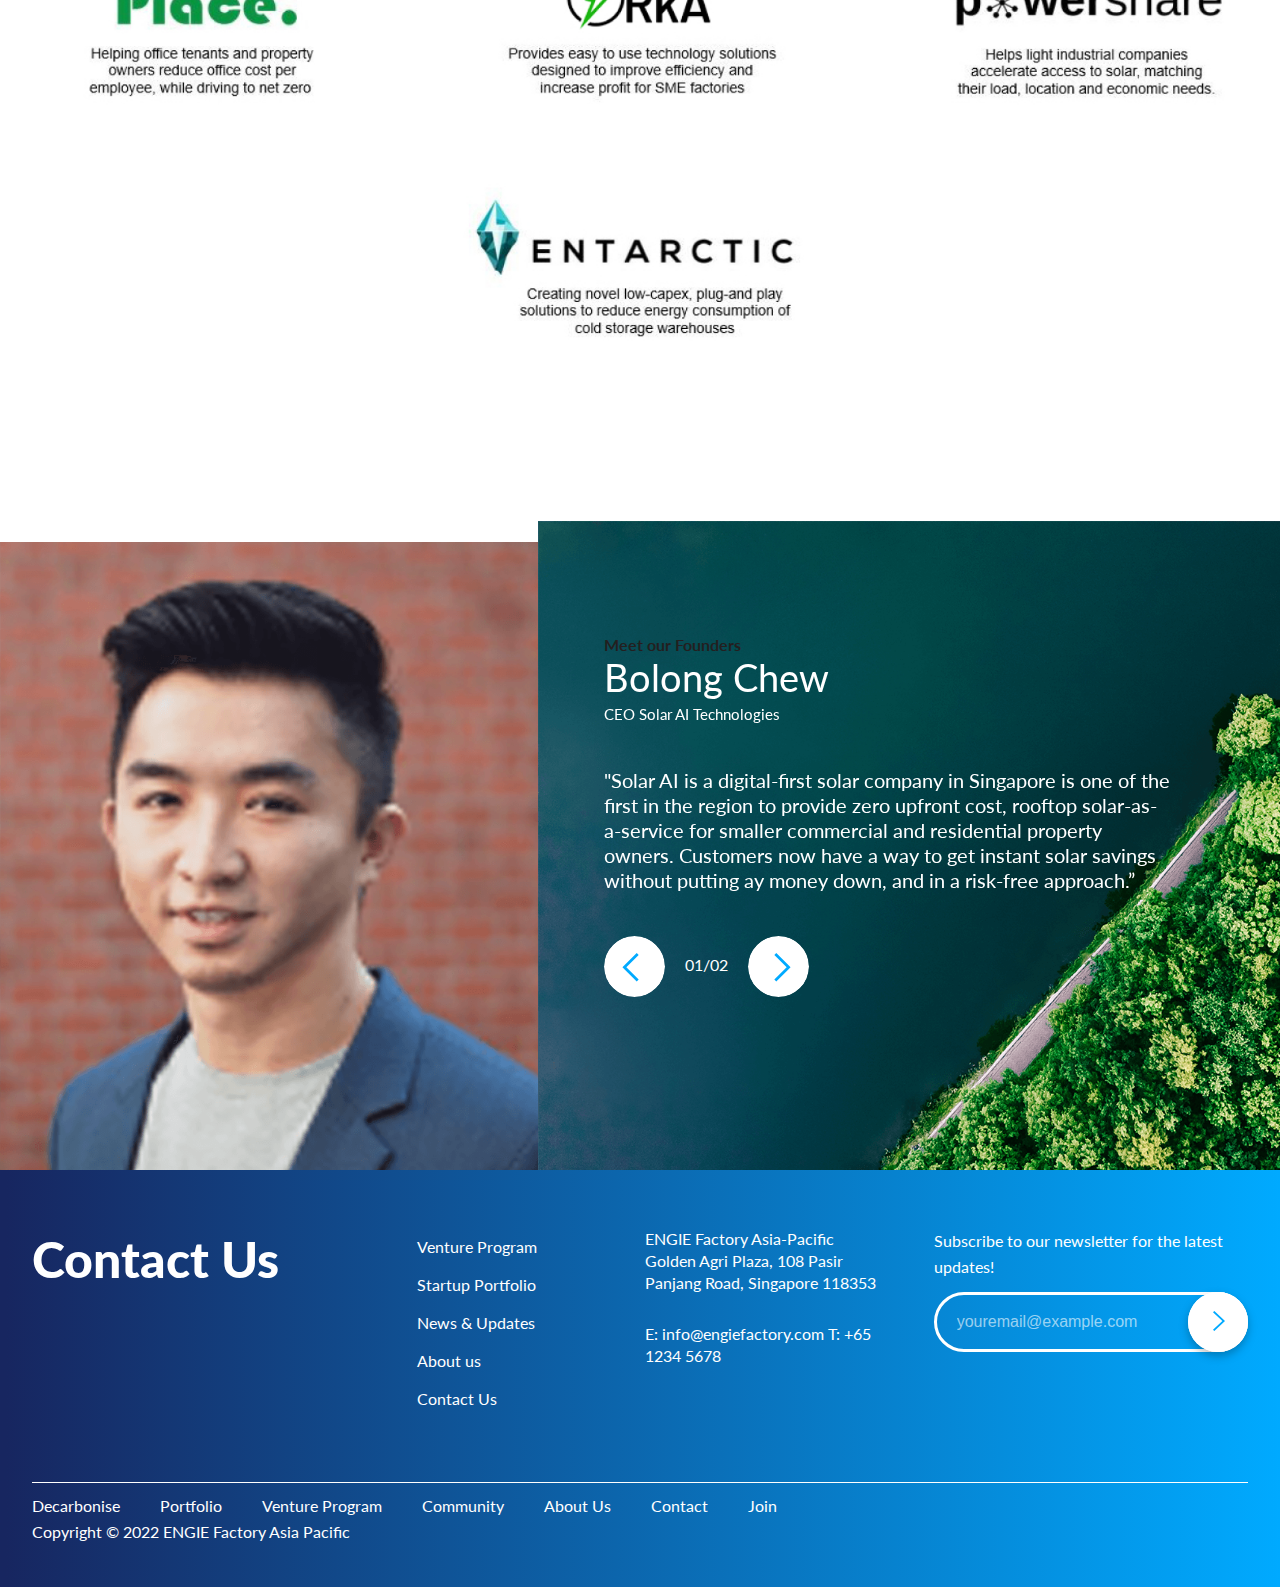
<file: portfolio.html>
<!DOCTYPE HTML>
<html lang="en">

<head>
    <meta http-equiv="Content-Type" content="text/html; charset=utf-8" />
    <title>Portfolio | Engie</title>
    <meta name="viewport" content="width=device-width, initial-scale=1, maximum-scale=1, user-scalable=0" />
    <link href="https://fonts.googleapis.com/css2?family=Lato:wght@300;400;700;900&display=swap" rel="stylesheet">
    <link href="https://fonts.googleapis.com/css2?family=Familjen+Grotesk:wght@700&display=swap" rel="stylesheet">
    <link type="text/css" href="assets/css/font-awesome.css" rel="stylesheet" />
    <link type="text/css" href="assets/css/ionicons.min.css" rel="stylesheet" />
    <link rel="stylesheet" href="assets/css/owl.carousel.min.css" />
    <link type="text/css" href="style.css" rel="stylesheet" />
    <link type="text/css" href="assets/css/responsive.css" rel="stylesheet" />
    <!--[if lt IE 9]><script src="assets/js/modernizr.min.js" type="text/javascript"></script><![endif]-->
</head>

<body class="concept">
    <div id="wrapper">
        <!-- ======================= -->
        <header id="header_area">
            <div class="menu_content_area">
                <div class="menu_content d-flex flex-space-between flex-nowrap">
                    <div class="logo">
                        <a href="#"><img src="assets/images/logo.svg" alt="logo"></a>
                    </div>
                    <div class="header_left">
                        <div class="searchbox">
                            <form action="#">
                                <input type="search" placeholder="Search......" name="search" class="searchbox-input" onkeyup="buttonUp();">
                                <input type="submit" class="searchbox-submit" value="">
                                <span class="searchbox-icon"></span>
                            </form>
                        </div>
                        <nav class="menu_bar">
                            <ul id="menu" class="">
                                <li><a href="#">Decarbonise</a></li>
                                <li><a href="#" class="active">Portfolio</a></li>
                                <li><a href="#">Venture Program</a></li>
                                <li><a href="#">Community</a></li>
                                <li><a href="#">Media</a></li>
                                <li><a href="#">About Us</a></li>
                                <li><a href="#">Contact</a></li>
                                <li><a href="#">Join</a></li>

                            </ul>
                        </nav>
                        <div class="menu_button_area only_mobile_view">
                            <button type="button" class="button_menu">
                                <span></span>
                                <span></span>
                                <span></span>
                            </button>
                        </div>
                    </div>
                </div>
            </div>
            <div id="menu_holder"></div>
        </header>
        <!-- banner area start -->

        <div class="banner_area">
            <div class="main_banner other_common_banner portfolio-banner">
                <style>
                    .banner_area .main_banner {
                        background-image: url(assets/images/portfolio.jpg);
                        background-position: bottom 30% center;
                        background-attachment: fixed;
                    }
                </style>
                <div class="main_banner_content">
                    <div class="main_banner_info">
                        <h2>Our portfolio of climate-tech startups</h2>
                    </div>
                    <div class="banner_arrow">
                        <div class="arrow_btn">
                            <a href="#" class="btn"> <i class="ion-ios-arrow-down"></i> </a>
                        </div>
                    </div>

                </div>
            </div>
        </div>

         <div class="breadcrumbs_item_area">
            <div class="center-content">
                <div class="breadcrumbs_item">
                    <span>Home</span>
                    <span>/</span>
                    <span><a href="#">Startup Portfolio</a></span>
                </div>

            </div>
        </div>

        <div class="venture_spotligt_area portfolio-page">
            <div class="venture_spotligt_content center-content">
                
                <div class="sec-title">
                    <h2>Meet the future of energy</h2>
                </div>

                <div class="sec-items">
                    <div class="sec-item">
                        <img src="assets/images/tablePointer.jpg" alt="">
                    </div>
                    <div class="sec-item">
                        <img src="assets/images/solar.jpg" alt="">
                    </div>
                    <div class="sec-item">
                        <img src="assets/images/evdots.jpg" alt="">
                    </div>
                    <div class="sec-item">
                        <img src="assets/images/billionBricks.jpg" alt="">
                    </div>
                    <div class="sec-item">
                        <img src="assets/images/entarctic.jpg" alt="">
                    </div>
                    <div class="sec-item">
                        <img src="assets/images/sustainfintech.jpg" alt="">
                    </div>
                    <div class="sec-item">
                        <img src="assets/images/place.jpg" alt="">
                    </div>
                    <div class="sec-item">
                        <img src="assets/images/rka.jpg" alt="">
                    </div>
                    <div class="sec-item">
                        <img src="assets/images/powershare.jpg" alt="">
                    </div>
                    <div class="sec-item">
                        <img src="assets/images/entarctic.jpg" alt="">
                    </div>
                </div>
            </div>
        </div>

        <div class="founders-sec">
            <div class="founders-sec-inner flex-wrap">
                <div class="founder-img"><img src="assets/images/founder-img.png" alt=""></div>
                <div class="founder-content">
                    <h3>Meet our Founders</h3>
                    <div class="founder-slider owl-carousel">
                        <div class="f-slide-item">
                            <h4>Bolong Chew</h4>
                            <span class="designation">CEO Solar AI Technologies</span>
                            <p><span>"</span>Solar AI is a digital-first solar company in Singapore is one of the first in the region to provide zero upfront cost, rooftop solar-as-a-service for smaller commercial and residential property owners. Customers
                                now have a way to get instant solar savings without putting ay money down, and in a risk-free approach.<span>”</span></p>
                        </div>
                        <div class="f-slide-item">
                            <h4>Bolong Chew</h4>
                            <span class="designation">CEO Solar AI Technologies</span>
                            <p><span>"</span>Solar AI is a digital-first solar company in Singapore is one of the first in the region to provide zero upfront cost, rooftop solar-as-a-service for smaller commercial and residential property owners. Customers
                                now have a way to get instant solar savings without putting ay money down, and in a risk-free approach.<span>”</span></p>
                        </div>
                    </div>
                    <div class="founder-slider-counter"></div>
                </div>
            </div>
        </div>


        <footer class="footer_area portfolio-footer">
            <div class="footer_wrap center-content">
                <div class="footer_box d-flex flex-wrap">
                    <div class="footer_widget footer_widget1">
                        <h2> Contact Us</h2>
                    </div>
                    <div class="footer_widget footer_widget2">
                        <ul>
                            <li><a href="#">Venture Program</a></li>
                            <li><a href="#">Startup Portfolio</a></li>
                            <li><a href="#">News & Updates</a></li>
                            <li><a href="#">About us</a></li>
                            <li><a href="#">Contact Us</a></li>
                        </ul>
                    </div>

                    <div class="footer_widget footer_widget3">
                        <div class="foote_text">
                            <p>ENGIE Factory Asia-Pacific Golden Agri Plaza, 108 Pasir Panjang Road, Singapore 118353 </p>
                            <p>E: info@engiefactory.com T: +65 1234 5678</p>
                        </div>

                    </div>
                    <div class="footer_widget footer_widget4">
                        <span> Subscribe to our newsletter for the latest updates!</span>
                        <div class="subscribe_box">
                            <form action="#">
                                <div class="subscribe_field">
                                    <input id="search_field" type="text" name="text" class="searc_email_field" placeholder="youremail@example.com">
                                    <div class="subscribe_btn">
                                        <input class="submit_btn" type="submit" name="submit" value="">
                                    </div>
                                </div>
                            </form>
                        </div>
                    </div>
                </div>

                <div class="copyright_area">
                    <ul>
                        <li><a href="#">Decarbonise</a></li>
                        <li><a href="#">Portfolio</a></li>
                        <li><a href="#">Venture Program </a></li>
                        <li><a href="#">Community </a></li>
                        <li><a href="#">About Us </a></li>
                        <li><a href="#">Contact </a></li>
                        <li><a href="#"> Join</a></li>
                    </ul>
                    <p>Copyright &copy; 2022 ENGIE Factory Asia Pacific</p>
                </div>
            </div>
        </footer>
    </div>
    <!-- footer end -->
    </div>
    <script src="assets/js/jquery.min.js"></script>
    <script src="assets/js/jquery.slicknav.js"></script>
    <script src="assets/js/owl.carousel.min.js"></script>
    <script src="assets/js/custom.js"></script>
    <script>
        jQuery('.founder-slider').on('initialized.owl.carousel changed.owl.carousel', function(e) {
            if (!e.namespace) {
                return;
            }
            let carousel = e.relatedTarget;
            let totalNumber = 0;
            let currentNumber = 0;
            if (carousel.items().length > 9) {
                totalNumber = "";
            }
            if (carousel.current() >= 9) {
                currentNumber = "";
            }
            let numbers = carousel.relative(carousel.current()) + 1 + '/' + totalNumber + carousel.items().length;
            jQuery('.founder-slider-counter').text(`${currentNumber}${numbers}`);
        }).owlCarousel({
            loop: false,
            margin: 30,
            autoplay: false,
            nav: true,
            dot: true,
            items: 1,
        });
    </script>
</body>

</html>
</file>
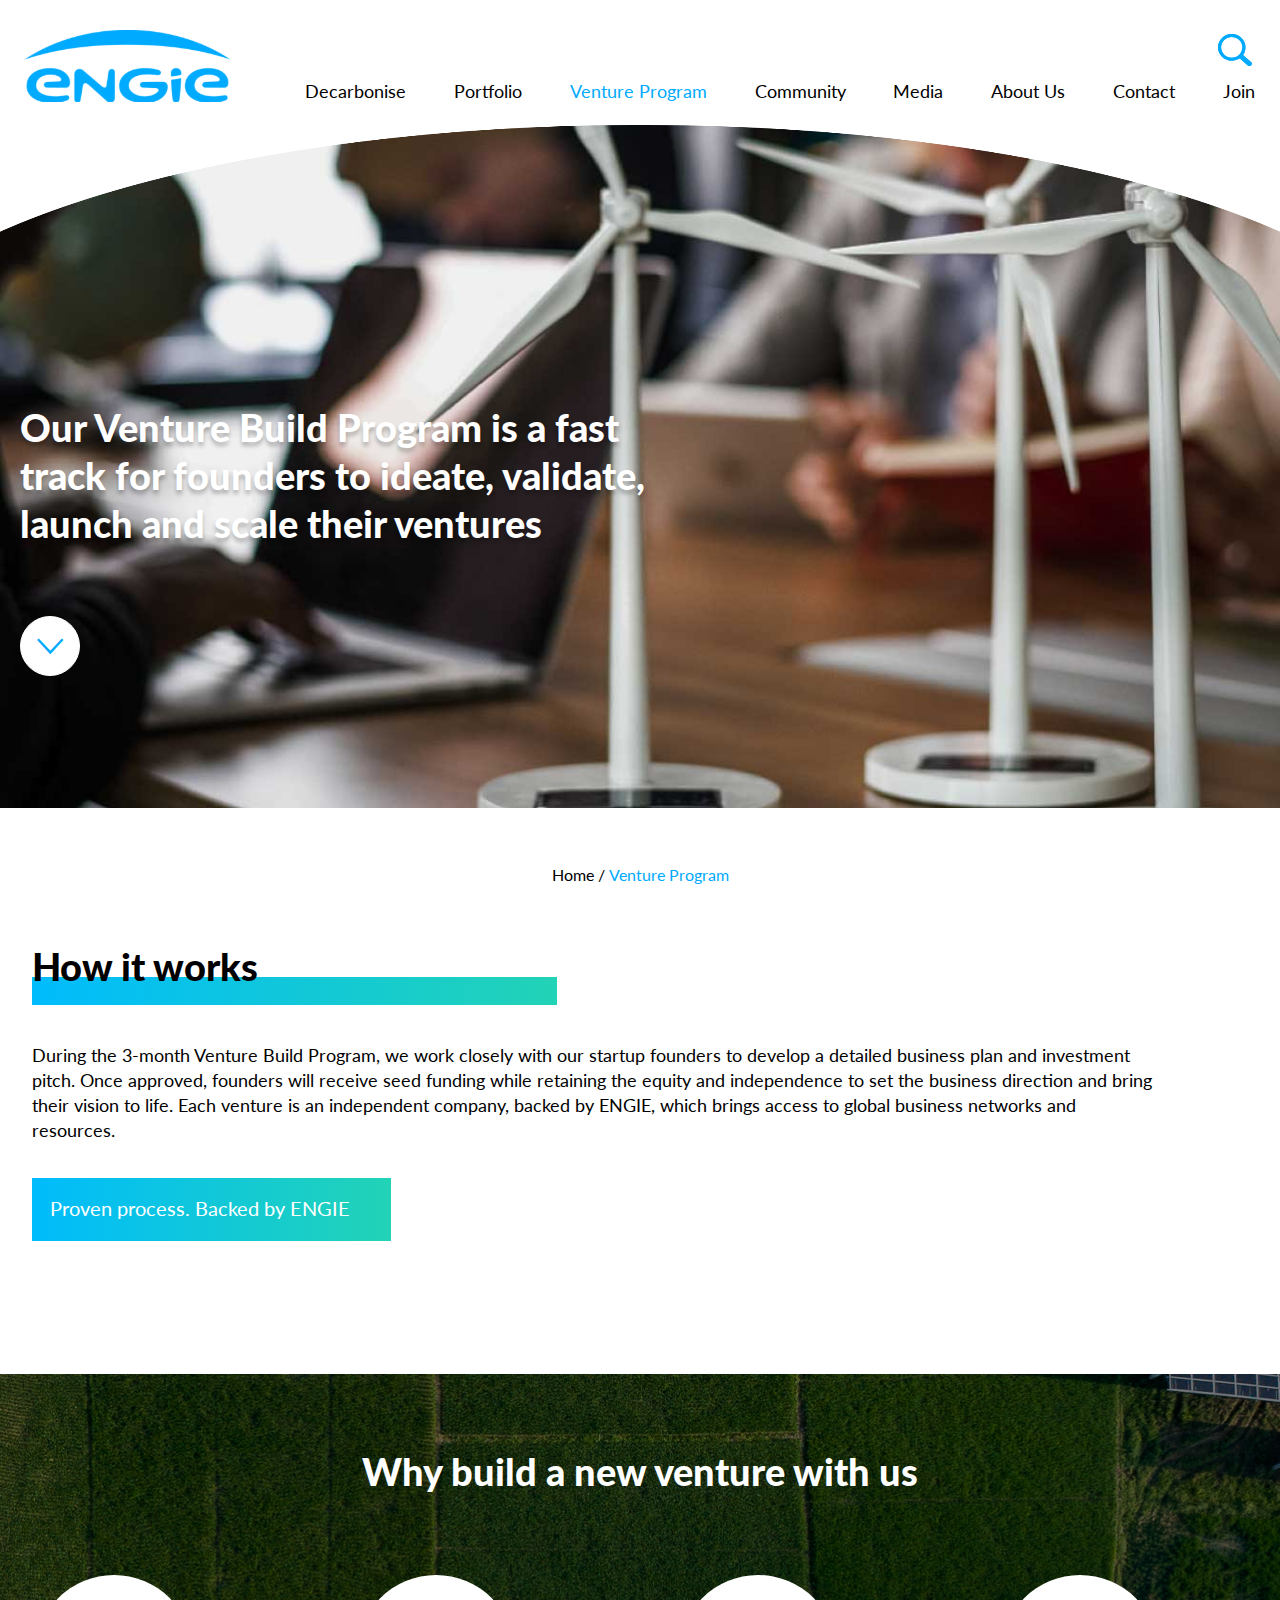
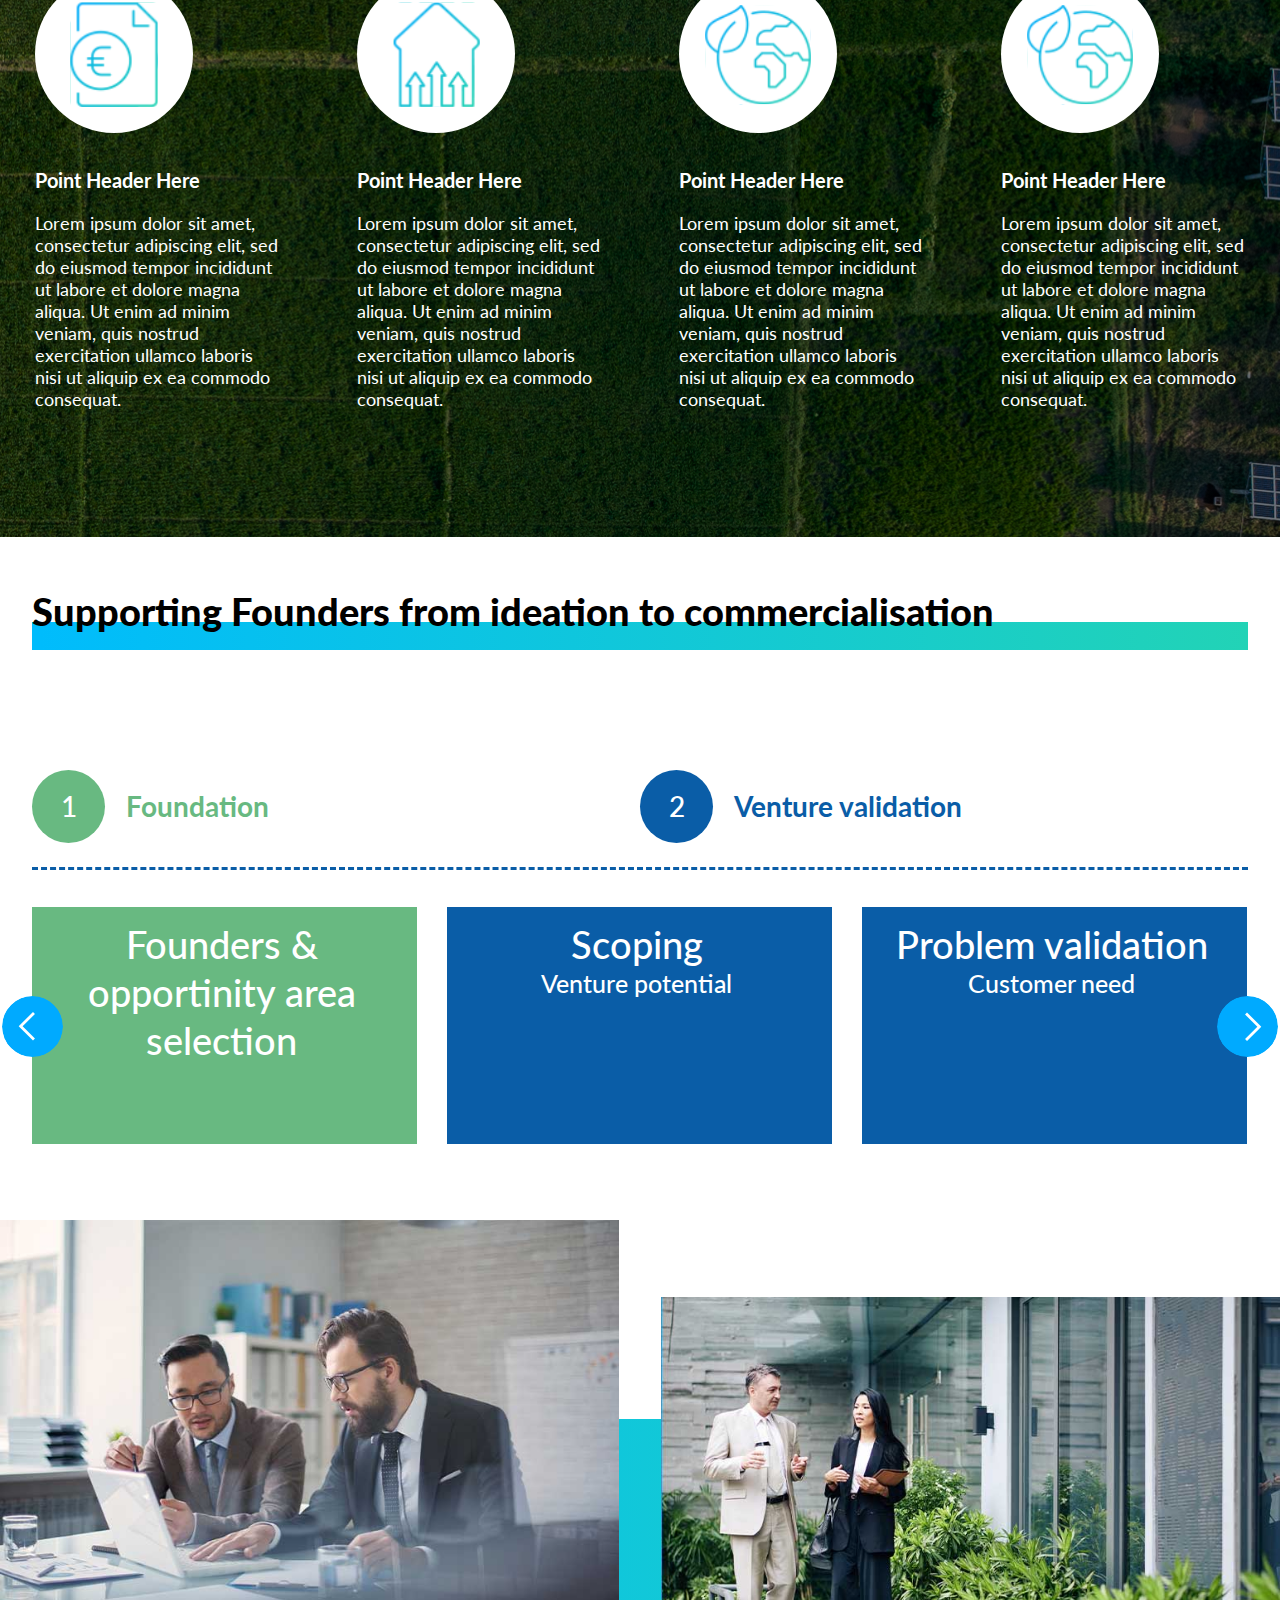
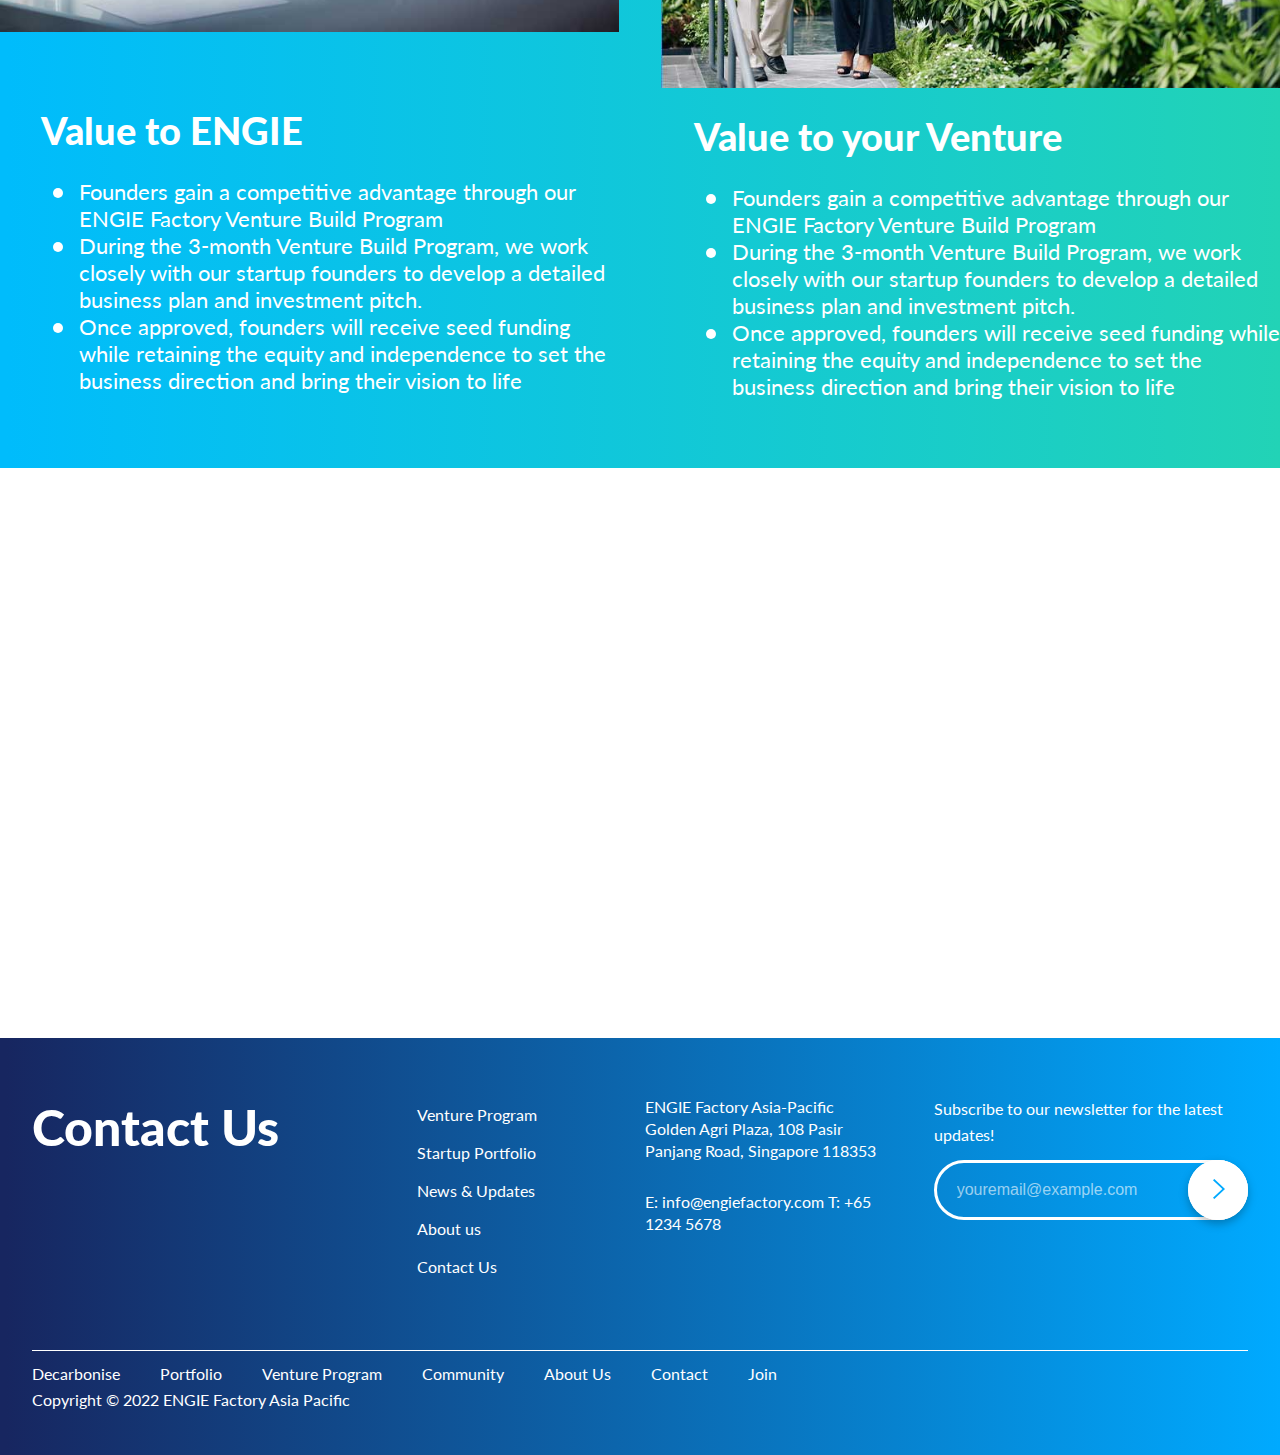
<file: venture-program.html>
<!DOCTYPE HTML>
<html lang="en">

<head>
    <meta http-equiv="Content-Type" content="text/html; charset=utf-8" />
    <title>Venture Program</title>
    <meta name="viewport" content="width=device-width, initial-scale=1, maximum-scale=1, user-scalable=0" />
    <link href="https://fonts.googleapis.com/css2?family=Lato:wght@300;400;700;900&display=swap" rel="stylesheet">
    <link href="https://fonts.googleapis.com/css2?family=Familjen+Grotesk:wght@700&display=swap" rel="stylesheet">
    <link type="text/css" href="assets/css/font-awesome.css" rel="stylesheet" />
    <link type="text/css" href="assets/css/ionicons.min.css" rel="stylesheet" />
    <link rel="stylesheet" href="assets/css/owl.carousel.min.css" />
    <link type="text/css" href="style.css" rel="stylesheet" />
    <link type="text/css" href="assets/css/responsive.css" rel="stylesheet" />
    <!--[if lt IE 9]><script src="assets/js/modernizr.min.js" type="text/javascript"></script><![endif]-->
</head>

<body class="concept">
    <div id="wrapper">
        <!-- ======================= -->
        <header id="header_area">
            <div class="menu_content_area">
                <div class="menu_content d-flex flex-space-between flex-nowrap">
                    <div class="logo">
                        <a href="#"><img src="assets/images/logo.svg" alt="logo"></a>
                    </div>
                    <div class="header_left">
                        <div class="searchbox">
                            <form action="#">
                                <input type="search" placeholder="Search......" name="search" class="searchbox-input" onkeyup="buttonUp();">
                                <input type="submit" class="searchbox-submit" value="">
                                <span class="searchbox-icon"></span>
                            </form>
                        </div>
                        <nav class="menu_bar">
                            <ul id="menu" class="">
                                <li><a href="#">Decarbonise</a></li>
                                <li><a href="#">Portfolio</a></li>
                                <li><a href="#" class="active">Venture Program </a></li>
                                <li><a href="#">Community</a></li>
                                <li><a href="#">Media</a></li>
                                <li><a href="#">About Us</a></li>
                                <li><a href="#">Contact</a></li>
                                <li><a href="#"> Join</a></li>

                            </ul>
                        </nav>
                        <div class="menu_button_area only_mobile_view">
                            <button type="button" class="button_menu">
                                <span></span>
                                <span></span>
                                <span></span>
                            </button>
                        </div>
                    </div>
                </div>
            </div>
            <div id="menu_holder"></div>
        </header>
        <!-- banner area start -->

        <div class="banner_area">
            <div class="main_banner other_common_banner venture-banner">
                <style>
                    .banner_area .main_banner {
                        background-image: url(assets/images/hero-img2.jpg);
                        background-position: bottom center;
                        background-attachment: fixed;
                    }
                </style>
                <div class="main_banner_content">
                    <div class="main_banner_info">
                        <h2>Our Venture Build Program is a fast track for founders to ideate, validate, launch and scale their ventures</h2>
                    </div>
                    <div class="banner_arrow">
                        <div class="arrow_btn">
                            <a href="#" class="btn"> <i class="ion-ios-arrow-down"></i> </a>
                        </div>
                    </div>

                </div>
            </div>
        </div>

        <div class="breadcrumbs_item_area">
            <div class="center-content">
                <div class="breadcrumbs_item">
                    <span>Home</span>
                    <span>/</span>
                    <span><a href="#">Venture Program</a></span>
                </div>

            </div>
        </div>
            

        <div class="venture_spotligt_area about_sotligt venture-sotligt">
            <div class="venture_spotligt_content center-content">
                <div class="common_title">
                    <h2>How it works</h2>
                </div>
                <div class="about_sotligt_text">
                    <p>During the 3-month Venture Build Program, we work closely with our startup founders to develop a detailed business plan and investment pitch. Once approved, founders will receive seed funding while retaining the equity and independence
                        to set the business direction and bring their vision to life. Each venture is an independent company, backed by ENGIE, which brings access to global business networks and resources.</p>
                </div>
                <div class="banner_bottom_text">
                    <p>Proven process. Backed by ENGIE</p>
                </div>
            </div>
        </div>

        <!-- Venture ambition section start -->
        <div class="section ambition-target venture-ambition">
            <div class="section-inner center-content">
                <div class="sec-title">
                    <h2>Why build a new venture with us</h2>
                </div>
                <div class="sec-items">
                    <div class="sec-items-inner flex-wrap">
                        <div class="sec-item">
                            <div class="sec-item-inner">
                                <div class="icon-box">
                                    <img src="assets/images/ambition-icon-1.svg" alt="">
                                </div>
                                <div class="sec-item-content">
                                    <span class="item-title">Point Header Here</span>
                                    <p>Lorem ipsum dolor sit amet, consectetur adipiscing elit, sed do eiusmod tempor incididunt ut labore et dolore magna aliqua. Ut enim ad minim veniam, quis nostrud exercitation ullamco laboris nisi ut aliquip ex ea commodo
                                        consequat.
                                    </p>
                                </div>
                            </div>
                        </div>
                        <div class="sec-item">
                            <div class="sec-item-inner">
                                <div class="icon-box">
                                    <img src="assets/images/ambition-icon-2.svg" alt="">
                                </div>
                                <div class="sec-item-content">
                                    <span class="item-title">Point Header Here</span>
                                    <p>Lorem ipsum dolor sit amet, consectetur adipiscing elit, sed do eiusmod tempor incididunt ut labore et dolore magna aliqua. Ut enim ad minim veniam, quis nostrud exercitation ullamco laboris nisi ut aliquip ex ea commodo
                                        consequat.
                                    </p>
                                </div>
                            </div>
                        </div>
                        <div class="sec-item">
                            <div class="sec-item-inner">
                                <div class="icon-box">
                                    <img src="assets/images/ambition-icon-3.svg" alt="">
                                </div>
                                <div class="sec-item-content">
                                    <span class="item-title">Point Header Here</span>
                                    <p>Lorem ipsum dolor sit amet, consectetur adipiscing elit, sed do eiusmod tempor incididunt ut labore et dolore magna aliqua. Ut enim ad minim veniam, quis nostrud exercitation ullamco laboris nisi ut aliquip ex ea commodo
                                        consequat.
                                    </p>
                                </div>
                            </div>
                        </div>
                        <div class="sec-item">
                            <div class="sec-item-inner">
                                <div class="icon-box">
                                    <img src="assets/images/ambition-icon-3.svg" alt="">
                                </div>
                                <div class="sec-item-content">
                                    <span class="item-title">Point Header Here</span>
                                    <p>Lorem ipsum dolor sit amet, consectetur adipiscing elit, sed do eiusmod tempor incididunt ut labore et dolore magna aliqua. Ut enim ad minim veniam, quis nostrud exercitation ullamco laboris nisi ut aliquip ex ea commodo
                                        consequat.
                                    </p>
                                </div>
                            </div>
                        </div>
                    </div>
                </div>
            </div>
        </div>
        <!-- Venture ambition section end -->

        <!-- Supporting Founders section start -->
        <div class="section supporting-founders">
            <div class="section-inner center-content">
                <div class="common_title">
                    <h2>Supporting Founders from ideation to commercialisation</h2>
                </div>

                <div class="sup-founders-slider">
                    <div class="sup-founders-slider-inner">
                        <div class="steps flex-nowrap">
                            <div class="step step-1">
                                <span class="number">1</span>
                                <span>Foundation</span>
                            </div>
                            <div class="step step-2">
                                <span class="number">2</span>
                                <span>Venture validation</span>
                            </div>
                        </div>
                        <div class="sup-founders-carousel">
                            <div class="sup-founders-carousel-inner owl-carousel">
                                <div class="carousel-item item-1">
                                    <p>Founders & opportinity area selection</p>
                                </div>
                                <div class="carousel-item">
                                    <p>Scoping</p>
                                    <span>Venture potential</span>
                                </div>
                                <div class="carousel-item">
                                    <p>Problem validation</p>
                                    <span>Customer need</span>
                                </div>
                                <div class="carousel-item">
                                    <p>Solution validation</p>
                                    <span>Business Model</span>
                                </div>
                                <div class="carousel-item">
                                    <p>Investment note</p>
                                    <span>Scalability & viability</span>
                                </div>
                                <div class="carousel-item">
                                    <p>Scoping</p>
                                    <span>Venture potential</span>
                                </div>
                                <div class="carousel-item">
                                    <p>Problem validation</p>
                                    <span>Customer need</span>
                                </div>
                                <div class="carousel-item">
                                    <p>Solution validation</p>
                                    <span>Business Model</span>
                                </div>
                                <div class="carousel-item">
                                    <p>Investment note</p>
                                    <span>Scalability & viability</span>
                                </div>
                            </div>
                        </div>
                    </div>
                </div>
            </div>
        </div>
        <!-- Supporting Founders section end -->

        <!--  Supporting Founders section start-->
        <div class="program_founders_area venture-program-founder">
            <div class="program_founders_wrap center-content">
                <div class="program_founders_box flex-wrap">
                    <div class="program_founders_text">
                        <div class="photo_item">
                            <img src="assets/images/image2.jpg" alt="">
                        </div>
                        <div class="program_founders_content">
                            <h2>Value to ENGIE</h2>
                            <ul>
                                <li>Founders gain a competitive advantage through our ENGIE Factory Venture Build Program</li>
                                <li>During the 3-month Venture Build Program, we work closely with our startup founders to develop a detailed business plan and investment pitch.</li>
                                <li>Once approved, founders will receive seed funding while retaining the equity and independence to set the business direction and bring their vision to life</li>
                            </ul>
                        </div>
                    </div>
                    <div class="program_founders_text">
                        <div class="photo_item">
                            <img src="assets/images/image3.jpg" alt="">
                        </div>
                        <div class="program_founders_content">
                            <h2>Value to your Venture</h2>
                            <ul>
                                <li>Founders gain a competitive advantage through our ENGIE Factory Venture Build Program</li>
                                <li>During the 3-month Venture Build Program, we work closely with our startup founders to develop a detailed business plan and investment pitch.</li>
                                <li>Once approved, founders will receive seed funding while retaining the equity and independence to set the business direction and bring their vision to life</li>
                            </ul>
                        </div>
                    </div>
                </div>

            </div>
        </div>
        <!--  Supporting Founders section end-->

        <!-- Join us founder section start -->
        <div class="join-founder-sec">
            <div class="join-founder-sec-inner center_content">
                <div class="join-us-founder-content">
                    <h2>Join us as a Founder</h2>
                    <p>Founders who join our Venture Build Program are on an accelerated track. We work closely with founders to ideate, validate, launch and scale their ventures.</p>
                    <p>You’ll be supported by a dedicated v enture building team to build an investment pitch, and once approved, you will get early-stage funding from ENGIE Factory to kickstart your new independent venture.</p>
                </div>
            </div>
        </div>
        <!-- Join us founder section end -->

        <footer class="footer_area">
            <div class="footer_wrap center-content">
                <div class="footer_box d-flex flex-wrap">
                    <div class="footer_widget footer_widget1">
                        <h2> Contact Us</h2>
                    </div>
                    <div class="footer_widget footer_widget2">
                        <ul>
                            <li><a href="#">Venture Program</a></li>
                            <li><a href="#">Startup Portfolio</a></li>
                            <li><a href="#">News & Updates</a></li>
                            <li><a href="#">About us</a></li>
                            <li><a href="#">Contact Us</a></li>
                        </ul>
                    </div>

                    <div class="footer_widget footer_widget3">
                        <div class="foote_text">
                            <p>ENGIE Factory Asia-Pacific Golden Agri Plaza, 108 Pasir Panjang Road, Singapore 118353 </p>
                            <p>E: info@engiefactory.com T: +65 1234 5678</p>
                        </div>

                    </div>
                    <div class="footer_widget footer_widget4">
                        <span> Subscribe to our newsletter for the latest updates!</span>
                        <div class="subscribe_box">
                            <form action="#">
                                <div class="subscribe_field">
                                    <input id="search_field" type="text" name="text" class="searc_email_field" placeholder="youremail@example.com">
                                    <div class="subscribe_btn">
                                        <input class="submit_btn" type="submit" name="submit" value="">
                                    </div>
                                </div>
                            </form>
                        </div>
                    </div>
                </div>

                <div class="copyright_area">
                    <ul>
                        <li><a href="#">Decarbonise</a></li>
                        <li><a href="#">Portfolio</a></li>
                        <li><a href="#">Venture Program </a></li>
                        <li><a href="#">Community </a></li>
                        <li><a href="#">About Us </a></li>
                        <li><a href="#">Contact </a></li>
                        <li><a href="#"> Join</a></li>
                    </ul>
                    <p>Copyright &copy; 2022 ENGIE Factory Asia Pacific</p>
                </div>
            </div>
        </footer>
    </div>
    <!-- footer end -->
    </div>
    <script src="assets/js/jquery.min.js"></script>
    <script src="assets/js/jquery.slicknav.js"></script>
    <script src="assets/js/owl.carousel.min.js"></script>
    <script src="assets/js/custom.js"></script>
    <script>
        // Supporting sliders
        jQuery('.sup-founders-carousel-inner').owlCarousel({
            loop: false,
            margin: 30,
            autoplay: false,
            nav: true,
            dot: false,
            items: 5,
            responsive: {
                0: {
                    items: 1,
                },
                450: {
                    items: 2,
                    margin: 15,
                },
                992: {
                    items: 3,
                },
                1366: {
                    items: 4,
                },
                1500: {
                    items: 5,
                }
            }
        });
    </script>
</body>

</html>
</file>
<file: style.css>
/*
Theme Name: Engie Production
Text Domain: ddmg
Version: 2.0
Tested up to: 6.0
Requires at least: 4.7
Requires PHP: 5.2.4
Description: Our default theme for 2020 is designed to take full advantage of the flexibility of the block editor. Organizations and businesses have the ability to create dynamic landing pages with endless layouts using the group and column blocks. The centered content column and fine-tuned typography also makes it perfect for traditional blogs. Complete editor styles give you a good idea of what your content will look like, even before you publish. You can give your site a personal touch by changing the background colors and the accent color in the Customizer. The colors of all elements on your site are automatically calculated based on the colors you pick, ensuring a high, accessible color contrast for your visitors.
Tags: blog, one-column, custom-background, custom-colors, custom-logo, custom-menu, editor-style, featured-images, footer-widgets, full-width-template, rtl-language-support, sticky-post, theme-options, threaded-comments, translation-ready, block-patterns, block-styles, wide-blocks, accessibility-ready
Author: the WordPress team
Author URI: https://engieproduction.com/
Theme URI: https://engieproduction.com/
License: GNU General Public License v2 or later
License URI: http://www.gnu.org/licenses/gpl-2.0.html

All files, unless otherwise stated, are released under the GNU General Public
License version 2.0 (http://www.gnu.org/licenses/gpl-2.0.html)

This theme, like WordPress, is licensed under the GPL.
Use it to make something cool, have fun, and share what you've learned
with others.
*/
:root {
    --lato-font: 'Lato', sans-serif;
}

@font-face {
    font-family: 'RightGroteskTightMedium';
    src: url('assets/fonts/RightGroteskTightMedium.eot');
    src: url('assets/fonts/RightGroteskTightMedium.eot') format('embedded-opentype'), url('assets/fonts/RightGroteskTightMedium.woff2') format('woff2'), url('assets/fonts/RightGroteskTightMedium.woff') format('woff'), url('assets/fonts/RightGroteskTightMedium.ttf') format('truetype'), url('assets/fonts/RightGroteskTightMedium.svg#RightGroteskTightMedium') format('svg');
}

html,
body,
div,
span,
applet,
object,
iframe,
h1,
h2,
h3,
h4,
h5,
h6,
p,
blockquote,
pre,
a,
abbr,
acronym,
address,
big,
cite,
code,
del,
dfn,
em,
font,
img,
ins,
kbd,
q,
s,
samp,
small,
strike,
strong,
sub,
sup,
tt,
var,
b,
u,
i,
center,
dl,
dt,
dd,
ol,
ul,
li,
fieldset,
form,
label,
legend,
table,
caption,
tbody,
tfoot,
thead,
tr,
th,
td {
    margin: 0;
    padding: 0;
    border: 0;
    outline: 0;
    vertical-align: baseline;
}

body {
    color: #231f20;
    padding: 0;
    margin: 0;
    font-size: 14px;
    font-family: 'Lato', sans-serif;
    font-weight: 400;
}

ul,
ol,
li {
    list-style: none;
}

img,
fieldset {
    border: none;
}

a {
    text-decoration: none;
}

a:hover {
    text-decoration: none;
}

article,
aside,
details,
figcaption,
figure,
footer,
header,
hgroup,
main,
nav,
section,
summary {
    display: block;
}

figure {
    margin: 0;
    padding: 0;
}

.clearfix {
    clear: both;
    width: 100%;
}

img {
    max-width: 100%;
    height: auto;
    display: block;
}

.wp-caption {
    max-width: 100%;
}

img[class*="align"],
img[class*="wp-image-"],
img[class*="attachment-"] {
    height: auto;
}

img.size-full,
img.size-large,
img.wp-post-image {
    height: auto;
    max-width: 100%;
}

img {
    max-width: 100%;
    height: auto;
    display: block;
}

embed,
iframe,
object,
video {
    max-width: 100%;
}

html {
    -webkit-text-size-adjust: none;
}

.entry-content img {
    max-width: 100%;
    height: auto;
}

.aligncenter,
img.aligncenter {
    clear: both;
    display: block;
    margin: 0 auto 20px;
}

.alignright {
    margin: 10px 0px 35px 30px;
    display: inline;
}

.alignleft {
    margin: 0 35px 10px 0px;
    display: inline;
}

.wp-caption {
    border: none;
    text-align: center;
    background: #f5f5f5;
    margin-bottom: 10px;
    margin-top: 10px;
    padding: 5px 0 10px 0;
}

.wp-caption img {
    margin: 0;
    padding: 0;
    border: 0;
    margin-bottom: 12px;
}

.wp-caption p.wp-caption-text {
    line-height: 18px;
    padding: 0 15px;
    display: block;
    font-style: italic;
    color: #000000;
    font-size: 12px;
}

input,
textarea {
    -webkit-appearance: none;
    -webkit-border-radius: 0;
}

*,
*:before,
*:after {
    -moz-box-sizing: border-box;
    -webkit-box-sizing: border-box;
    box-sizing: border-box;
}

::placeholder {
    color: rgba(255, 255, 255, 0.6);
}

:-ms-input-placeholder {
    color: rgba(255, 255, 255, 0.6);
}

::-ms-input-placeholder {
    color: rgba(255, 255, 255, 0.6);
}


/*----------------------*/


/*     Page structure   */


/*----------------------*/

.entry-content h1,
.entry-content h2,
.entry-content h3,
.entry-content h4,
.entry-content h5,
.entry-content h6 {
    color: #231f20;
    font-size: 32px;
    font-weight: 600;
    padding-bottom: 20px;
    font-family: 'Lato', sans-serif;
    text-align: left;
}

.entry-content h1 {
    font-size: 36px;
}

.entry-content h2 {
    font-size: 32px;
}

.entry-content h3 {
    font-size: 24px;
}

.entry-content h4 {
    font-size: 20px;
}

.entry-content h5 {
    font-size: 18px;
}

.entry-content h6 {
    font-size: 16px;
}

.entry-content p {
    color: #231f20;
    font-size: 15px;
    line-height: 24px;
    padding-bottom: 20px;
}

.entry-content ul {
    padding: 0 0 20px 0;
}

.entry-content ul li {
    color: #231f20;
    font-size: 15px;
    line-height: 24px;
    padding-bottom: 8px;
    position: relative;
    padding-left: 20px;
    text-decoration: underline;
}

.entry-content ul li::before {
    content: '';
    width: 7px;
    height: 7px;
    background: #ce2831;
    -webkit-border-radius: 50%;
    -moz-border-radius: 50%;
    border-radius: 50%;
    position: absolute;
    left: 0;
    top: 10px;
    z-index: 1;
}

.entry-content ol {
    list-style-type: decimal;
    padding: 0 0 20px 20px;
}

.entry-content ol li {
    list-style-type: decimal;
    color: #231f20;
    font-size: 15px;
    line-height: 24px;
}

.entry-content a {
    color: #ce2831;
}

.entry-content blockquote {
    color: #ce2831;
    font-size: 18px;
    line-height: 24px;
    font-weight: 600;
}

.entry-content blockquote p {
    padding-bottom: 0;
}

.entry-content table {
    border-collapse: collapse;
    width: 100%;
    margin-bottom: 25px;
}

.entry-content table,
.entry-content table th,
.entry-content table td {
    border: 1px solid #666666;
    color: #231f20;
    font-size: 15px;
    line-height: 24px;
    text-align: center;
    padding: 5px 0;
}

hr {
    border: none;
    background: #dedede;
    height: 2px;
    padding: 0;
    margin: 17px 0 24px 0;
    outline: none;
}

.entry-content input[type='email'],
.entry-content input[type='text'] {
    width: 100%;
    max-width: 800px;
    background: #fff;
    height: 48px;
    font-size: 15px;
    color: #231f20;
    line-height: 21px;
    border: 1px solid #4e4e4e;
    -webkit-border-radius: 5px;
    -moz-border-radius: 5px;
    border-radius: 5px;
    padding: 5px 5px 5px 15px;
    outline: none;
    font-family: 'Lato', sans-serif;
    font-weight: 400;
    margin-top: 7px;
}

.entry-content textarea {
    width: 100%;
    background: #fff;
    max-width: 800px;
    height: 180px;
    font-size: 15px;
    color: #231f20;
    line-height: 24px;
    border: 1px solid #666666;
    -webkit-border-radius: 5px;
    -moz-border-radius: 5px;
    border-radius: 5px;
    padding: 5px 5px 5px 15px;
    outline: none;
    font-family: 'Lato', sans-serif;
    font-weight: 400;
}

.entry-content input[type='submit'] {
    width: 180px;
    height: 50px;
    outline: none;
    border: none;
    -webkit-border-radius: 5px;
    -moz-border-radius: 5px;
    border-radius: 5px;
    padding: 0;
    background: #ce2831;
    color: #fff;
    text-align: center;
    cursor: pointer;
    font-size: 16px;
    text-transform: uppercase;
    font-family: 'Lato', sans-serif;
}

.entry-content .submit {
    width: 180px;
    padding: 15px 0 0 0;
}

#wrapper {
    width: 100%;
}

.center_content {
    max-width: 1170px;
    margin: 0 auto;
}

.searchbox {
    width: 40px;
    height: 40px;
    position: absolute;
    top: 0;
    z-index: 100;
    -webkit-transition: width 0.3s;
    -moz-transition: width 0.3s;
    -ms-transition: width 0.3s;
    -o-transition: width 0.3s;
    transition: width 0.3s;
}

.searchbox-input {
    position: absolute;
    top: -2px;
    right: -2px;
    outline: 0;
    border: none;
    background: none;
    width: 100%;
    height: 44px;
    margin: 0;
    border: none;
    padding: 3px 45px 3px 15px;
    font-size: 14px;
    color: #fff !important;
    font-family: 'Lato', sans-serif;
}

.searchbox-open .searchbox-input {
    border: none;
    background: #00aaff;
    color: #fff;
}

.searchbox-icon,
.searchbox-submit {
    width: 40px;
    height: 40px;
    border: none;
    display: block;
    position: absolute;
    top: 0;
    right: 0;
    padding: 0;
    margin: 0;
    outline: 0;
    cursor: pointer;
    background: url(assets/images/bgr_search.svg) no-repeat center center;
}

.searchbox.searchbox-open .searchbox-icon {
    background: url(assets/images/bgr_search_white.svg) no-repeat center center;
}

.searchbox-open {
    width: 35%;
}

.d-flex {
    display: flex
}

.flex-space-between {
    display: flex;
    justify-content: space-between;
    flex-wrap: wrap;
}

.justify-content-center {
    justify-content: center;
}

.align-center {
    align-items: center;
}

.text-center {
    text-align: center
}

.flex-wrap {
    display: flex;
    flex-wrap: wrap;
}

.flex-nowrap {
    display: flex;
    flex-wrap: nowrap;
}

.row-reverse {
    flex-flow: row-reverse;
}

.flex-row-reverse {
    flex-flow: row-reverse;
}

.center-content {
    max-width: 1350px;
    margin: 0 auto;
}


/* re-usable code start */

.section {
    padding: 0 20px;
    background-position: center;
    background-size: cover;
    background-repeat: no-repeat;
}

.section .section-inner {
    padding: 50px 0;
}

.sec-title h2 {
    font-family: var(--lato-font);
    font-style: normal;
    font-weight: 900;
    font-size: 38px;
    line-height: 48px;
    text-align: center;
    color: #FFFFFF;
    padding-bottom: 80px;
}

.sec-items-inner {
    gap: 20px;
}

.sec-item {
    width: calc(calc(100% - 60px)/4);
}

.sec-item .item-title {
    display: block;
    font-family: var(--lato-font);
    font-style: normal;
    font-weight: 700;
    font-size: 20px;
    line-height: 25px;
    text-align: center;
    color: #FFFFFF;
}

.sec-item .icon-box {
    margin-bottom: 35px;
}

.sec-item .icon-box img {
    margin: 0 auto;
}

@media screen and (max-width: 991px) {
    .sec-item {
        width: calc(calc(100% - 20px)/2);
    }
    .sec-title h2 {
        font-size: 32px;
        line-height: 38px;
        padding-bottom: 40px;
    }
    .sec-item .icon-box {
        margin-bottom: 20px;
    }
    .sec-item .item-title {
        font-size: 18px;
        line-height: 22px;
        font-weight: 400;
    }
}


/* re-usable code end */


/* header css start */

.header_left {
    position: relative;
    width: 80%;
    display: flex;
    align-items: center;
    justify-content: flex-end;
    padding-left: 20px;
}

.menu_content_area {
    padding: 44px 60px 0px 60px;
}

nav.menu_bar {
    margin-top: 48px;
}

.menu_bar {
    width: 100%;
    max-width: 960px;
}

.menu_bar ul {
    display: flex;
    justify-content: space-between;
    flex-wrap: nowrap;
}

.menu_bar ul li {
    font-weight: 400;
    font-size: 18px;
    line-height: 22px;
    color: #000000;
    padding-left: 10px;
}

.menu_bar ul li a {
    color: #000;
}

.menu_bar ul li a.active,
.menu_bar ul li a:hover {
    color: #00aaff;
}

.logo {
    max-width: 205px;
}

.button_menu {
    position: relative;
    z-index: 2;
    width: 28px;
    padding: 0;
    margin: 0;
    background: 0 0;
    border: 0;
    outline: 0;
    cursor: pointer;
}

.button_menu span {
    width: 100%;
    height: 2px;
    margin-top: 3px;
    background-color: #00aaff;
    display: block;
    transition: all .2s ease;
    margin-bottom: 8px;
}

.button_menu span:last-child {
    margin-bottom: 0px;
}

.only_mobile_view {
    display: none;
}

.banner_top h1 {
    font-weight: 700;
    font-size: 132px;
    line-height: 1;
    text-transform: uppercase;
    color: #17245E;
    font-family: 'RightGroteskTightMedium';
    display: inline-block;
    position: relative;
}

.banner_top h1::after {
    content: '';
    position: absolute;
    width: 100%;
    height: 20px;
    background: linear-gradient(90deg, #00BCFC 0.54%, #22D3B6 100%);
    bottom: 0px;
    left: 0px;
    z-index: -1;
}

.banner_top {
    max-width: 1160px;
    margin: 0 auto;
    padding-top: 105px;
    padding-bottom: 1px;
}

.arrow_btn .btn {
    width: 60px;
    height: 60px;
    border-radius: 50%;
    background: #00AAFF;
    display: flex;
    align-items: center;
    justify-content: center;
    font-size: 42px;
    color: #fff;
    border: 1px solid #00AAFF;
}

.arrow_btn {
    margin-top: 55px;
}

.arrow_btn .btn:hover {
    background: #fff;
    color: #00AAFF;
}

.main_banner_content {
    max-width: 1230px;
    margin: 0 auto;
}

.banner_area .main_banner {
    background-repeat: no-repeat;
    background-size: cover;
    background-position: center center;
    position: relative;
    padding-left: 20px;
    padding-right: 20px;
}

.main_banner.home_banner {
    background-attachment: fixed;
}

.main_banner::before {
    content: "";
    position: absolute;
    top: -1px;
    left: 0px;
    width: 100%;
    height: 285px;
    background: url(assets/images/Subtract.png)no-repeat;
    background-size: 100% 100%;
}

.banner_logo {
    max-width: 300px;
}

.home_banner {
    padding-top: 150px;
}

.main_banner_info h2 {
    font-weight: 900;
    font-size: 38px;
    line-height: 48px;
    color: #FFFFFF;
    padding-bottom: 10px;
    text-shadow: 0px 4px 4px rgba(0, 0, 0, 0.25);
}

.main_banner_info p {
    font-weight: 400;
    font-size: 20px;
    line-height: 25px;
    color: #FFFFFF;
    padding-bottom: 25px;
}

.banner_logo {
    padding-bottom: 56px;
}

.main_banner_info {
    max-width: 880px;
}

.home_banner .main_banner_content {
    padding-top: 132px;
    padding-bottom: 108px;
}

.banner_bottom_text {
    max-width: 992px;
    padding: 9px 35px 9px 18px;
    background: linear-gradient(90deg, #00BCFC 0.54%, #22D3B6 100%);
    margin-top: 30px;
}

.banner_bottom_text p {
    font-weight: 400;
    font-size: 20px;
    line-height: 25px;
    color: #FFFFFF;
}

.banner_arrow {
    display: flex;
    align-items: center;
    padding-top: 60px;
}

.banner_arrow .arrow_btn {
    margin-top: 0px;
}

.banner_arrow .arrow_btn .btn {
    background: #fff;
    color: #00AAFF;
    border: 1px solid #fff;
    transition: 0.3s all ease-in;
    -webkit-transition: 0.3s all ease-in;
    -moz-transition: 0.3s all ease-in;
    -ms-transition: 0.3s all ease-in;
    -o-transition: 0.3s all ease-in;
}

.banner_arrow .arrow_btn .btn:hover {
    background: #00AAFF;
    color: #FFF;
    border: 1px solid #00AAFF;
}

.banner_arrow span {
    font-weight: 400;
    font-size: 20px;
    line-height: 25px;
    color: #FFFFFF;
    display: block;
    padding-left: 23px;
}

.banner_wrap {
    padding: 0px 20px;
}

.our_ventures_area {
    padding: 0px 20px;
    background: url(assets/images/image1.jpg)no-repeat;
    background-size: cover;
    background-attachment: fixed;
}

.our_ventures_wrap {
    padding-top: 130px;
    padding-bottom: 250px;
}

.our_ventures_wrap h2 {
    font-weight: 900;
    font-size: 38px;
    line-height: 48px;
    color: #FFFFFF;
    padding-bottom: 14px;
}

.our_ventures_wrap p {
    font-weight: 400;
    font-size: 20px;
    line-height: 25px;
    color: #FFFFFF;
    padding-bottom: 25px;
}

.our_ventures_info {
    max-width: 850px;
    margin-left: auto;
}

.our_ventures_info .banner_arrow {
    padding-top: 15px;
}

.program_founders_area {
    padding: 0px 36px 0 32px;
    background: linear-gradient(90deg, #00BCFC 0.54%, #22D3B6 100%);
}

.program_founders_wrap {
    max-width: 1530px;
    padding-bottom: 60px;
}

.photo_item {
    width: 50%;
    padding: 0px 20px;
}

.photo_item img {
    width: 100%;
}

.photo_box {
    margin: 0px -20px;
    position: relative;
    top: -130px;
    margin-bottom: -130px;
}

.photo_item1 {
    margin-top: -75px;
}

.program_founders_text h2 {
    font-weight: 900;
    font-size: 38px;
    line-height: 48px;
    color: #FFFFFF;
    padding-bottom: 24px;
}

.program_founders_text p {
    font-weight: 400;
    font-size: 25px;
    line-height: 30px;
    color: #FFFFFF;
    padding-bottom: 30px;
}

.program_founders_box {
    max-width: 1350px;
    margin: 0 auto;
}

.program_founders_text {
    max-width: 1220px;
    padding-top: 40px;
}

.venture_spotligt_area {
    padding: 0px 48px 0 32px;
    background: #fff;
}

.venture_spotligt_content {
    padding-top: 106px;
    padding-bottom: 60px;
}

.common_title {
    position: relative;
    max-width: 525px;
    padding-bottom: 15px;
    margin-bottom: 38px;
}

.common_title::after {
    content: '';
    position: absolute;
    width: 100%;
    height: 28px;
    background: linear-gradient(90deg, #00BCFC 0.54%, #22D3B6 100%);
    bottom: 0px;
    left: 0px;
    z-index: 1;
}

.common_title h2 {
    font-weight: 900;
    font-size: 38px;
    line-height: 48px;
    color: #000000;
    position: relative;
    z-index: 2;
}

.venture_spotligt_content p {
    font-weight: 400;
    font-size: 18px;
    line-height: 25px;
    color: #000000;
    padding-bottom: 30px;
}

.spotligt_brand_item {
    width: 25%;
    padding: 0px 12px;
}

.venture_spotligt_brand {
    margin: 0px -12px;
    padding-top: 50px;
}

.spotligt_brand_item img {
    width: 100%;
}

.venture_spotligt_content .spotligt_brand_item p {
    font-size: 17px;
    line-height: 20px;
    text-align: center;
    padding-top: 15px;
}

.spotligt_brand_item .brand_logo img {
    width: auto;
}

.brand_logo {
    display: flex;
    align-items: center;
    justify-content: center;
}

.footer_area {
    padding: 0px 32px;
    background: linear-gradient(90deg, #172660 0.54%, #00AAFF 100%);
}

.footer_box {
    padding-top: 58px;
    margin: 0px -10px;
    padding-bottom: 64px;
}

.footer_widget {
    width: 25%;
    padding: 0px 10px;
}

.footer_widget h2 {
    font-weight: 900;
    font-size: 50px;
    line-height: 63px;
    color: #FFFFFF;
}

.footer_widget ul li {
    font-weight: 400;
    font-size: 16px;
    line-height: 38px;
    color: #FFFFFF;
}

.footer_widget ul li a {
    color: #fff;
}

.footer_widget p {
    font-weight: 400;
    font-size: 16px;
    line-height: 22px;
    color: #FFFFFF;
}

.footer_widget4 span {
    font-weight: 400;
    font-size: 16px;
    line-height: 26px;
    color: #FFFFFF;
    display: block;
    padding-bottom: 12px;
}

.footer_widget1 {
    width: 31.11%;
}

.footer_widget2 {
    width: 18.51%;
}

.footer_widget3 {
    width: 23.33%;
}

.footer_widget4 {
    width: 27.04%;
}

.foote_text {
    max-width: 242px;
}

.foote_text p {
    padding-bottom: 29px;
}

.searc_email_field {
    border: none;
    outline: none;
    width: 100%;
    border: 3px solid #fff;
    background: transparent;
    height: 60px;
    border-radius: 50px;
    font-weight: 400;
    font-size: 16px;
    line-height: 26px;
    color: rgba(255, 255, 255, 0.6);
    padding-left: 20px;
}

.subscribe_field {
    position: relative;
}

.subscribe_btn {
    width: 60px;
    height: 60px;
    border-radius: 50%;
    position: absolute;
    top: 0px;
    right: 0px;
    cursor: pointer;
    filter: drop-shadow(0px 4px 4px rgba(0, 0, 0, 0.25));
    background-color: #fff;
    transition: 0.3s all ease-in;
    -webkit-transition: 0.3s all ease-in;
    -moz-transition: 0.3s all ease-in;
    -ms-transition: 0.3s all ease-in;
    -o-transition: 0.3s all ease-in;
}

.subscribe_btn:hover {
    background-color: #00AAFF;
}

.subscribe_btn::after {
    content: '\f3d3';
    font-family: 'Ionicons';
    position: absolute;
    top: 12px;
    right: 23px;
    font-size: 32px;
    color: #00AAFF;
    transition: 0.3s all ease-in;
    -webkit-transition: 0.3s all ease-in;
    -moz-transition: 0.3s all ease-in;
    -ms-transition: 0.3s all ease-in;
    -o-transition: 0.3s all ease-in;
}

.subscribe_btn:hover::after {
    color: #FFFFFF;
}

.submit_btn {
    outline: none;
    border: none;
    width: 100%;
    height: 100%;
    border-radius: 50%;
    cursor: pointer;
    background-color: inherit;
}

.copyright_area ul {
    display: flex;
    flex-wrap: wrap;
}

.copyright_area ul li,
.copyright_area p {
    font-weight: 400;
    font-size: 16px;
    line-height: 26px;
    color: #FFFFFF;
}

.copyright_area ul li {
    margin-right: 40px;
}

.copyright_area ul li a {
    color: #FFFFFF;
}

.copyright_area {
    border-top: 1px solid #fff;
    padding-top: 10px;
    padding-bottom: 42px;
}

@media screen and (max-width: 1400px) {
    .menu_content_area {
        padding: 30px 25px 0px 25px;
    }
    .main_banner::before {
        height: 220px;
    }
}

@media screen and (max-width: 1080px) {
    .menu_bar ul li {
        padding-left: 5px;
    }
}

@media screen and (max-width: 991px) {
    .header_left {
        width: 50%;
    }
    .menu_content_area {
        padding: 20px 30px 0px 29px;
    }
    .only_mobile_view {
        display: block;
    }
    .only_desktop_view {
        display: none;
    }
    .searchbox {
        margin-top: 4px;
        right: 35px;
    }
    .menu_button_area {
        margin-top: 0px;
    }
    .searchbox-input {
        top: 2px;
        height: 38px;
        padding: 3px 25px 3px 10px;
    }
    .button_menu.active span:first-child {
        transform: rotate(45deg);
        position: relative;
        top: 6px;
    }
    .button_menu.active span:nth-child(2) {
        transform: rotate(131deg);
        position: relative;
        top: -4px;
    }
    .button_menu.active span:nth-child(3) {
        display: none;
    }
    .banner_wrap {
        padding: 0 32px;
    }
    .banner_top {
        padding-top: 30px;
        max-width: 300px;
        margin: 0;
    }
    .banner_top h1 {
        font-size: 40px;
    }
    .banner_top h1 {
        margin-bottom: 19px;
    }
    .banner_top> :nth-child(2) {
        margin-bottom: 0;
    }
    .banner_top h1::after {
        height: 10px;
        bottom: -3px;
    }
    .arrow_btn {
        margin-top: 39px;
        display: flex;
        align-items: center;
    }
    .banner_area .main_banner {
        margin-top: 10px;
        padding-left: 29px;
        background-position: 31% center;
    }
    .main_banner::before {
        height: 100px;
    }
    .home_banner {
        padding-top: 0px;
    }
    .banner_logo {
        max-width: 196px;
        padding-bottom: 39px;
    }
    .main_banner_info {
        max-width: 334px;
        margin-bottom: 48px;
    }
    .home_banner .main_banner_content {
        padding-top: 142px;
        padding-bottom: 34px;
    }
    .main_banner_info h2 {
        font-size: 32px;
        line-height: 38px;
        padding-bottom: 39px;
    }
    .main_banner_info p {
        font-size: 18px;
        line-height: 22px;
        padding-bottom: 22px;
    }
    .main_banner_info p:last-child {
        padding-bottom: 0;
    }
    .banner_bottom_text {
        margin: 0px 12px 0 3px;
        padding: 13px 60px 20px 18px;
    }
    .banner_bottom_text p {
        font-size: 20px;
        line-height: 24px;
        font-weight: 500;
    }
    .banner_arrow {
        padding-top: 20px;
    }
    .our_ventures_area {
        padding: 0 42px 0 32px;
        background-size: auto;
        background-position: center top;
    }
    .photo_item {
        padding: 0px 0px;
        width: 100%;
    }
    .photo_item1 {
        margin-top: 0px;
    }
    .photo_box {
        margin: 0px -36px 0 -32px;
        top: 0;
        margin-bottom: 0px;
    }
    .our_ventures_wrap {
        padding: 180px 0 84px;
    }
    .our_ventures_wrap h2 {
        font-size: 32px;
        line-height: 38px;
        padding-bottom: 20px;
        padding-right: 21px;
    }
    .our_ventures_wrap p {
        font-size: 18px;
        line-height: 22px;
        padding-bottom: 23px;
    }
    .arrow_btn .btn {
        font-size: 36px;
    }
    .program_founders_text h2 {
        font-size: 32px;
        line-height: 38px;
        padding-bottom: 25px;
    }
    .program_founders_wrap {
        padding-bottom: 137px;
    }
    .program_founders_text p {
        font-size: 18px;
        line-height: 22px;
        padding-bottom: 23px;
    }
    .program_founders_text p:last-child {
        padding-bottom: 0;
    }
    .banner_arrow span {
        font-size: 18px;
        line-height: 22px;
        padding-left: 24px;
    }
    .program_founders_text {
        padding-top: 122px;
    }
    .venture_spotligt_content {
        padding-top: 56px;
        padding-bottom: 62px;
    }
    .common_title h2 {
        font-size: 32px;
        line-height: 38px;
    }
    .common_title::after {
        height: 15px;
    }
    .common_title {
        max-width: 350px;
        padding-bottom: 4px;
        margin-bottom: 45px;
    }
    .venture_spotligt_area .common_title {
        max-width: 354px;
        margin-bottom: 38px;
    }
    .venture_spotligt_content p {
        font-size: 18px;
        line-height: 22px;
        padding-bottom: 20px;
    }
    .venture_spotligt_brand {
        padding-top: 3px;
        margin: 0 -19px 0 -3px;
        gap: 0 13px;
    }
    .spotligt_brand_item {
        width: calc(calc(100% - 13px)/2);
        padding: 0;
    }
    .venture_spotligt_content .spotligt_brand_item p {
        padding: 12px 0 17px 0;
    }
    .footer_box {
        padding-top: 45px;
        margin: 0px -10px;
        padding-bottom: 45px;
    }
    .footer_widget1,
    .footer_widget2,
    .footer_widget3,
    .footer_widget4 {
        width: 100%;
    }
    .footer_widget h2 {
        font-size: 32px;
        line-height: 49px;
        padding-bottom: 39px;
    }
    .footer_widget ul li {
        font-size: 18px;
        line-height: 22px;
    }
    .footer_widget p {
        font-size: 16px;
        line-height: 22px;
    }
    .footer_widget.footer_widget2 {
        padding-top: 0;
    }
    .footer_widget.footer_widget3 {
        padding-top: 29px;
        padding-bottom: 18px;
    }
    .copyright_area {
        border-top: none;
        padding-top: 0;
        padding-bottom: 244px;
    }
    .copyright_area p {
        font-size: 15px;
        line-height: 30px;
        padding-top: 65px;
    }
    .copyright_area ul {
        gap: 0 41px;
    }
    .copyright_area ul li {
        font-weight: 400;
        font-size: 15px;
        line-height: 30px;
        margin-right: 0;
    }
    .footer_widget4 span {
        padding-bottom: 15px;
    }
    .subscribe_btn {
        filter: none;
        -webkit-filter: none;
    }
    .subscribe_btn .submit_btn {
        background-color: #FFFFFF;
    }
}

@media screen and (max-width: 480px) {}

@media screen and (max-width: 380px) {
    .main_banner::before {
        height: 70px;
    }
    .home_banner .main_banner_content {
        padding-top: 90px;
    }
    .spotligt_brand_item {
        width: 100%;
    }
}


/* re-usable class start */

.center_content {
    max-width: 1350px;
}

.flex-nowrap {
    display: flex;
    flex-wrap: nowrap;
}

.flex-wrap {
    display: flex;
    flex-wrap: wrap;
}

.align-center {
    align-items: center;
}

.founders-sec-inner {
    align-items: flex-end;
}

.founder-img {
    width: 42%;
}

.founder-img img {
    width: 100%;
    max-height: 847px;
    object-fit: cover;
}

.founder-content {
    width: 58%;
    max-height: 744px;
    background-image: url(./assets/images/founder-bg.png);
    background-position: top center;
    background-size: cover;
    background-repeat: no-repeat;
    padding: 114px 66px 143px 66px;
}

.founder-content h2 {
    font-family: var(--lato-font);
    font-weight: 900;
    font-size: 38px;
    line-height: 48px;
    color: #FFFFFF;
    padding-bottom: 45px;
}

.f-slide-item h4 {
    font-family: var(--lato-font);
    font-style: normal;
    font-weight: 400;
    font-size: 38px;
    line-height: 46px;
    color: #FFFFFF;
    padding-bottom: 5px;
}

.f-slide-item .designation {
    display: block;
    font-family: var(--lato-font);
    font-style: normal;
    font-weight: 400;
    font-size: 15px;
    line-height: 18px;
    color: #FFFFFF;
    padding-bottom: 45px;
}

.f-slide-item p {
    font-family: var(--lato-font);
    font-style: normal;
    font-weight: 400;
    font-size: 20px;
    line-height: 25px;
    color: #FFFFFF;
    max-width: 566px;
}

.founder-slider .owl-nav {
    max-width: 205px;
    display: flex;
    justify-content: space-between;
    padding-top: 43px;
}

.sup-founders-carousel-inner .owl-prev,
.sup-founders-carousel-inner .owl-next,
.event-carousel .owl-next,
.event-carousel .owl-prev,
.founder-slider .owl-prev,
.founder-slider .owl-next {
    width: 61px;
    height: 61px;
    background-position: center;
    background-size: cover;
    background-repeat: no-repeat;
    border-radius: 50%;
    -webkit-border-radius: 50%;
    -moz-border-radius: 50%;
    -ms-border-radius: 50%;
    -o-border-radius: 50%;
    overflow: hidden;
    text-indent: -99999px;
    transition: 0.3s all ease-in;
    -webkit-transition: 0.3s all ease-in;
    -moz-transition: 0.3s all ease-in;
    -ms-transition: 0.3s all ease-in;
    -o-transition: 0.3s all ease-in;
}

.event-carousel .owl-prev,
.founder-slider .owl-prev {
    background-image: url(./assets/images/f-arrow-left.svg);
}

.sup-founders-carousel-inner .owl-prev,
.event-carousel .owl-prev:hover,
.founder-slider .owl-prev:hover {
    background-image: url(./assets/images/f-arrow-hover-left.svg);
}

.event-carousel .owl-next,
.founder-slider .owl-next {
    background-image: url(./assets/images/f-arrow-right.svg);
}

.sup-founders-carousel-inner .owl-next,
.event-carousel .owl-next:hover,
.founder-slider .owl-next:hover {
    background-image: url(./assets/images/f-arrow-hover-right.svg);
}

.founder-slider-counter {
    position: relative;
    top: -47px;
    max-width: 205px;
    display: flex;
    justify-content: center;
    width: 100%;
    font-family: var(--lato-font);
    font-style: normal;
    font-weight: 400;
    font-size: 16px;
    line-height: 30px;
    color: #FFFFFF;
}

.arrow-btn {
    width: 60px;
    height: 60px;
    border-radius: 50%;
    background: #00AAFF;
    display: flex;
    align-items: center;
    justify-content: center;
    font-size: 42px;
    color: #fff;
    border: 1px solid #00AAFF;
    transition: 0.3s all ease-in;
    -webkit-transition: 0.3s all ease-in;
    -moz-transition: 0.3s all ease-in;
    -ms-transition: 0.3s all ease-in;
    -o-transition: 0.3s all ease-in;
}

.arrow-btn.arrow-white {
    background-color: #FFFFFF;
    color: #00AAFF;
    border-color: #FFFFFF;
}

.arrow-btn.arrow-white:hover {
    background-color: #00AAFF;
    color: #FFFFFF;
    border-color: #00AAFF;
}

.media-sec {
    padding: 80px 20px 118px 20px;
    background-color: #F5F5F5;
}

.media-sec .center_content {
    max-width: 1410px;
}

.media-sec .common_title {
    max-width: 217px;
    margin-bottom: 52px;
}

.media-items-inner {
    position: relative;
    margin-bottom: -46px;
}

.media-item {
    gap: 0 47px;
    margin-bottom: 46px;
}

.media-item-img {
    width: 46%;
    max-width: 645px;
}

.media-item-img img {
    width: 100%;
}

.media-item-contents {
    width: 35%;
    max-width: 492px;
}

.media-item-tag {
    font-family: var(--lato-font);
    font-style: normal;
    font-weight: 400;
    font-size: 16px;
    line-height: 25px;
    text-transform: uppercase;
    color: #FFFFFF;
    background: #00BCFC;
    border-radius: 30px;
    padding: 5px 26px;
    display: inline-block;
    margin-bottom: 45px;
}

.media-sec .media-item-tag {
    margin-left: -4px;
}

.media-item-title {
    font-family: var(--lato-font);
    font-style: normal;
    font-weight: 400;
    font-size: 32px;
    line-height: 38px;
    color: #000000;
    padding-bottom: 22px;
}

.media-item-title a {
    color: #000000;
}

.media-item-time {
    font-family: var(--lato-font);
    font-style: normal;
    font-weight: 400;
    font-size: 18px;
    line-height: 22px;
    color: #000000;
}

.media-items .view-all {
    position: absolute;
    top: -82px;
    right: 0;
    font-family: var(--lato-font);
    font-style: normal;
    font-weight: 400;
    font-size: 18px;
    line-height: 22px;
    color: #000000;
    gap: 0 30px;
}

.join-founder-sec {
    padding: 40px 20px;
    min-height: 570px;
    display: flex;
    align-items: center;
    justify-content: center;
    background-image: linear-gradient(rgba(0, 0, 0, 0.3), rgba(0, 0, 0, 0.3)), url(./assets/images/join-us-bg.png);
    background-repeat: no-repeat;
    background-position: center;
    background-size: cover;
    background-attachment: fixed;
}

.join-founder-sec .center_content {
    max-width: 1113px;
}

.join-founder-sec-inner {
    display: flex;
    align-items: center;
    justify-content: center;
    text-align: center;
}

.join-us-founder-content h2 {
    font-family: var(--lato-font);
    font-style: normal;
    font-weight: 900;
    font-size: 28px;
    line-height: 36px;
    text-align: center;
    color: #FFFFFF;
    padding-bottom: 25px;
}

.join-us-founder-content p {
    font-family: var(--lato-font);
    font-style: normal;
    font-weight: 400;
    font-size: 18px;
    line-height: 27px;
    text-align: center;
    color: #FFFFFF;
    padding-bottom: 20px;
}

.join-us-founder-content p:last-child {
    padding-bottom: 0;
}

@media only screen and (max-width: 1366px) {
    .media-item-contents {
        width: calc(100% - 46% - 47px);
        max-width: 100%;
    }
}

@media only screen and (max-width: 991px) {
    .founder-content,
    .founder-img {
        width: 100%;
    }
    .founder-content {
        padding: 30px 20px;
    }
    .founder-img img {
        max-height: initial;
    }
    .founder-slider .owl-prev,
    .founder-slider .owl-next {
        width: 40px;
        height: 40px;
    }
    .founder-content h2 {
        padding-bottom: 20px;
    }
    .f-slide-item .designation {
        padding-bottom: 20px;
    }
    .f-slide-item h4 {
        font-size: 30px;
    }
    .f-slide-item p {
        font-size: 20px;
    }
    .founder-slider-counter {
        top: -32px;
    }
    .media-item-contents,
    .media-item-img {
        width: 100%;
        max-width: 100%;
    }
    .media-item-img {
        margin-bottom: 30px;
    }
    .media-item-title {
        font-size: 22px;
        line-height: 28px;
    }
    .media-item-tag {
        margin-bottom: 20px;
    }
    .media-items .view-all {
        top: -40px;
    }
    .view-all .arrow-btn {
        width: 30px;
        height: 30px;
        font-size: 20px;
        gap: 0 20px;
    }
}


/*======================*/


/*======================*/


/*  about us page css*/


/*======================*/


/*======================*/

.other_common_banner .main_banner_content {
    padding-top: 400px;
    padding-bottom: 193px;
    max-width: 1350px;
}

.other_common_banner .main_banner_info {
    max-width: 680px;
}

.other_common_banner.main_banner::before {
    height: 306px;
}

.banner_arrow.green_arrow .arrow_btn .btn {
    background: #00AAFF;
    color: #fff;
    border: 1px solid #00AAFF;
}

.banner_arrow.green_arrow .arrow_btn .btn:hover {
    background: #fff;
    color: #00AAFF;
}

.banner_arrow.green_arrow span {
    color: #000;
}

.about_sotligt .venture_spotligt_content {
    padding-top: 60px;
    padding-bottom: 80px;
}

.breadcrumbs_item {
    text-align: center;
    padding-bottom: 10px;
}

.breadcrumbs_item span {
    font-size: 16px;
    line-height: 20px;
    text-align: center;
    color: #000000;
}

.breadcrumbs_item span a {
    color: #00AAFF;
}

.banner_arrow.green_arrow {
    padding-top: 33px;
}

.about_sotligt_text {
    max-width: 1122px;
}

.our_ventures_area2 {
    padding: 0px 20px;
    background: url(assets/images/image8.jpg)no-repeat;
    background-size: cover;
}

.our_ventures_area2 .our_ventures_info {
    max-width: 995px;
}

.program_founders_area2 {
    background: #fff;
}

.counter_box_bg {
    max-width: 330px;
}

.counter_box_item {
    width: 33.33%;
    padding-top: 53px;
}

.count_info span strong {
    font-weight: 900;
    font-size: 48px;
    line-height: 58px;
    color: #353A3D;
}

.count_info span {
    font-weight: 400;
    font-size: 25px;
    line-height: 30px;
    color: #353A3D;
}

.count_logo {
    min-width: 70px;
    max-width: 70px;
}

.count_logo img {
    width: 100%;
}

.count_info {
    padding-left: 18px;
}

.independent_box {
    padding-top: 0px;
    padding-bottom: 29px;
}

.independent-items {
    background: linear-gradient(180deg, #4FBFDD 0%, #4EC5CD 42.71%, #4DC9BF 77.6%, #22D3B6 98.96%);
    padding: 21px 62px 16px 41px;
}

.independent-item {
    border-right: 1px solid #FFFFFF;
    padding-left: 30px;
}

@media only screen and (min-width: 992px) {
    .independent-item {
        width: 33.33%;
    }
}

.independent-item:last-child {
    border-right: 0;
}

.independent-item:first-child {
    padding-right: 35px;
    padding-left: 0;
}

.independent-item:nth-child(2) {
    padding-right: 39px;
}

.independent-item .number {
    font-weight: 900;
    font-size: 96px;
    line-height: 115px;
    color: #FFFFFF;
    margin-right: 16px;
    padding-left: 40px;
    position: relative;
    margin-top: -7px;
}

.independent-item .number::before {
    content: "#";
    position: absolute;
    top: 0;
    left: 0;
    font-weight: 900;
    font-size: 48px;
    line-height: 58px;
    color: #FFFFFF;
    margin-top: 20px;
}

.independent-item .item-content h3 {
    font-weight: 900;
    font-size: 36px;
    line-height: 32px;
    color: #000000;
    max-width: 300px;
    padding-bottom: 8px;
}

.independent-item .item-content span {
    font-weight: 900;
    font-size: 20px;
    line-height: 25px;
    text-transform: uppercase;
    color: #FFFFFF;
    padding-left: 21px;
    padding-bottom: 9px;
    display: block;
}

.independent-item .item-content span.renew-sub-title {
    padding-bottom: 0;
}

.independent-item .item-content {
    padding-bottom: 34px;
}

.global_business_area {
    padding: 0px 20px;
}

.global_business_content {
    max-width: 1430px;
    padding-bottom: 60px;
    padding-top: 100px;
}

.global_business_left {
    width: 35.66%;
    padding-right: 60px;
}

.global_business_right {
    width: 64.33%;
    padding-top:30px;
}

.global_business_item {
    width: 50%;
    padding: 0px 20px;
    padding-bottom: 30px;
}

.global_business_brand {
    margin: 0px -20px
}

.global_business_bg {
    border-top: 2px solid #00AAFF;
}

.gobal_logo {
    max-width: 140px;
    padding-bottom: 14px;
    padding-top: 40px;
}

.global_business_bg h5 {
    font-weight: 700;
    font-size: 23px;
    line-height: 29px;
    color: #000000;
}

@media screen and (max-width: 1400px) {
    .other_common_banner.main_banner::before {
        height: 220px;
    }
    .other_common_banner .main_banner_content {
        padding-top: 300px;
        padding-bottom: 90px;
    }
}

@media screen and (max-width: 1366px) {
    .other_common_banner.main_banner::before {
        height: 130px;
    }
}

@media screen and (min-width: 992px) and (max-width: 1366px) {
    .independent-item .number {
        font-size: 70px;
        line-height: 100px;
    }
    .independent-item .item-content h3 {
        font-size: 30px;
    }
    .independent-item .item-content span {
        font-size: 18px;
    }
}

@media screen and (max-width: 991px) {
    .other_common_banner .main_banner_content {
        padding-top: 170px;
        padding-bottom: 50px;
    }
    .breadcrumbs_item {
        padding-bottom: 15px;
    }
    .counter_box_item {
        width: 50%;
        padding-top: 0;
    }
    .about_sotligt .venture_spotligt_content {
        padding-top: 8px;
        padding-bottom: 60px;
    }
    .our_ventures_area2 {
        background: url(assets/images/image8_mb.jpg)no-repeat;
        background-size: cover;
    }
    .independent_box {
        padding-top: 0px;
        padding-bottom: 22px;
        margin: 0px -20px 0 -20px;
    }
    .independent-items {
        background: transparent;
        padding: 0;
    }
    .independent-item {
        padding: 20px;
        padding-top: 40px;
        background: linear-gradient(180deg, #4FBFDD 0%, #4EC5CD 42.71%, #4DC9BF 77.6%, #22D3B6 98.96%);
        margin-bottom: 5px;
        width: 100%;
    }
    .independent-item:first-child,
    .independent-item:nth-child(2) {
        padding-right: 20px;
    }
    .independent-item:first-child {
        padding-left: 20px;
    }
    .independent-item:last-child {
        margin-bottom: 0;
        padding-right: 20px;
    }
    .independent-item .item-content {
        padding-bottom: 20px;
    }
    .other_common_banner .main_banner_content {
        padding-top: 240px;
        padding-bottom: 150px;
    }
    .counter_box  {
        padding-top: 0;

    }
    .global_business_wrap {
        flex-direction: column;
    }
    .global_business_left {
        width: 100%;
        padding-right: 0px;
    }
    .global_business_item {
        width: 50%;
        border-top: 2px solid #00AAFF;
    }
    .global_business_bg {
        border: none;
    }
    .global_business_right {
        width: 100%;
    }
    .common_title h2 br {
        display: none;
    }
    .global_business_bg h5 {
        font-size: 18px;
        line-height: 22px;
    }
    .global_business_brand {
        margin: 0px;
    }
    .global_business_item {
        padding-left: 0px;
        padding-right: 0px;
    }
    .gbi1 .gobal_logo {
        max-width: 110px;
    }
    .gbi3 .gobal_logo {
        max-width: 85px;
    }
    .gbi2 .gobal_logo {
        max-width: 71px;
    }
    .gbi4 .gobal_logo {
        max-width: 95px;
    }
    .gbi1 {
        order: 1;
    }
    .gbi2 {
        order: 3;
    }
    .gbi3 {
        order: 2;
    }
    .gbi4 {
        order: 4;
    }
    .global_business_content {
        padding-bottom: 30px;
        padding-top: 20px;
    }
}

@media screen and (max-width: 768px) {
    .counter_box_item {
        width: 100%;
        padding-top: 36px;
    }
    .counter_box {
        padding-left: 20px;
    }
}

@media screen and (max-width: 480px) {
    .other_common_banner.main_banner::before {
        height: 90px;
    }
    .banner_arrow.green_arrow {
        padding-top: 15px;
    }
}

@media screen and (max-width: 380px) {
    .counter_box {
        padding-left: 0px;
    }
}


/* Ambition target section css start */

.ambition-target {
    background-image: linear-gradient(rgba(0, 0, 0, 0.5), rgba(0, 0, 0, 0.5)), url(./assets/images/ambition-target-bg.jpg);
    padding: 0 35px;
}

.ambition-target .section-inner {
    max-width: 1482px;
    padding: 73px 0 45px;
}

.ambition-target .sec-items-inner {
    gap: 20px 78px;
}

.ambition-target .sec-item {
    width: calc(calc(100% - 234px)/4)
}

.ambition-target .icon-box {
    max-width: 158px;
    max-height: 158px;
    margin-left: auto;
    margin-right: auto;
}

@media screen and (max-width: 991px) {
    .ambition-target .section-inner {
        padding: 63px 0 49px;
    }
    .ambition-target .sec-items-inner {
        gap: 30px 29px;
    }
    .ambition-target .sec-item {
        width: calc(calc(100% - 29px)/2)
    }
    .sec-item .icon-box {
        margin-bottom: 21px;
        max-width: 133px;
        max-width: 133px;
    }
}

@media screen and (max-width: 449px) {
    .ambition-target .sec-item {
        width: 100%;
    }
}


/* Ambition target section css end */


/* Focus area css start */

.focus-area .global_business_content {
    padding: 155px 0 71px;
    max-width: 1422px;
}

@media only screen and (min-width: 992px) {
    .focus-area .global_business_left {
        margin-top: -45px;
    }
    .focus-area .global_business_bg h5 {
        padding-bottom: 9px;
    }
}

.focus-area p {
    font-weight: 400;
    font-size: 20px;
    line-height: 28px;
    color: #000000;
}

.focus-area .global_business_item {
    padding-bottom: 22px;
}

@media only screen and (max-width: 991px) {
    .focus-area .global_business_content {
        padding: 61px 0 71px;
    }
    .focus-area .common_title {
        margin-bottom: 34px;
    }
    .our-team .common_title::after,
    .focus-area .common_title::after {
        max-width: 265px;
    }
    .focus-area p {
        font-size: 16px;
        line-height: 22px;
    }
    .focus-area .global_business_item {
        padding-bottom: 34px;
    }
    .global_business_brand .gbi2,
    .global_business_brand .gbi4 {
        border-bottom: 2px solid #00AAFF;
    }
}


/* Focus area css end */


/* Our team section css start */

.our-team .center-content {
    padding: 0 0 98px;
    max-width: 1422px;
}

.our-team .common_title {
    max-width: 452px;
    margin-bottom: 68px;
}

.our-team .icon-box {
    width: 262px;
    height: 262px;
    border: 1px solid #353A3D;
    border-radius: 50%;
    -webkit-border-radius: 50%;
    -moz-border-radius: 50%;
    -ms-border-radius: 50%;
    -o-border-radius: 50%;
    margin-left: auto;
    margin-right: auto;
    margin-bottom: 22px;
}

.our-team .sec-items-inner {
    gap: 41px 132px;
    padding: 0 50px 0 19px;
}

.our-team .sec-item {
    width: calc(calc(100% - 264px)/3);
}

.our-team .sec-item .item-title {
    font-weight: 700;
    font-size: 22px;
    line-height: 28px;
    color: #000000;
    padding-bottom: 8px;
}

.our-team .sec-item .item-designation {
    display: block;
    font-weight: 400;
    font-size: 18px;
    line-height: 23px;
    text-align: center;
    color: #000000;
    padding-bottom: 12px;
}

@media only screen and (max-width: 991px) {
    .our-team .center-content {
        padding-bottom: 76px;
    }
    .our-team .icon-box {
        width: 143px;
        height: 143px;
        max-width: 143px;
        margin-bottom: 12px;
    }
    .our-team .sec-item .item-designation,
    .our-team .sec-item .item-title {
        font-size: 18px;
        line-height: 22px;
        padding-bottom: 3px;
        font-weight: 400;
    }
    .our-team .sec-items-inner {
        padding: 0;
        gap: 32px 20px;
    }
    .our-team .sec-item {
        width: calc(calc(100% - 20px)/2)
    }
    .our-team .common_title {
        margin-bottom: 64px;
    }
}


/* Our team section css end */


/* Venture program css start */
.breadcrumbs_area{
    padding-top: 58px;
}
.venture-banner .main_banner_content {
    padding-bottom: 132px;
}

.venture-banner .banner_arrow {
    padding-top: 59px;
}

.venture-sotligt .venture_spotligt_content {
    padding-top: 47px;
    padding-bottom: 133px;
}

.venture-sotligt .breadcrumbs_item {
    padding-bottom: 55px;
}

.venture-sotligt .venture_spotligt_content p {
    padding-bottom: 0;
}

.venture-sotligt .banner_bottom_text {
    margin-top: 35px;
    padding: 18px 41px 20px 18px;
    max-width: unset;
    display: inline-block;
}

.venture-sotligt .banner_bottom_text p {
    font-size: 20px;
    line-height: 25px;
    color: #FFFFFF;
}

.venture-ambition .section-inner {
    padding-bottom: 127px;
}

.venture-ambition .icon-box {
    margin-left: 0;
}

.venture-ambition .sec-item p,
.venture-ambition .sec-item .item-title {
    text-align: left;
}

.venture-ambition .sec-item .item-title {
    padding-bottom: 19px;
}

.venture-ambition .sec-item p {
    font-weight: 400;
    font-size: 18px;
    line-height: 22px;
    color: #FFFFFF;
}

@media only screen and (max-width: 991px) {
    .venture-banner .main_banner_content {
        padding-top: 196px;
        padding-bottom: 134px;
    }
    .venture-banner .main_banner_info {
        margin-bottom: 36px;
    }
    .venture-banner .main_banner_info h2 {
        padding-bottom: 0;
    }
    .venture-banner .banner_arrow {
        padding-top: 0;
    }
    .venture-sotligt .venture_spotligt_content {
        padding: 18px 0 71px;
    }
    .venture-sotligt .breadcrumbs_item {
        padding-bottom: 42px;
    }
    .venture-sotligt .common_title {
        max-width: 269px;
        margin-bottom: 46px;
    }
    .venture-sotligt .banner_bottom_text {
        margin-top: 35px;
        margin-right: 0;
        margin-left: 0;
        width: 100%;
        padding: 13px 18px 24px 18px;
    }
    .venture-sotligt {
        padding: 0 32px;
    }
    .venture-sotligt .banner_bottom_text p {
        font-size: 20px;
        line-height: 24px;
    }
    .venture-ambition .section-inner {
        padding: 44px 0 103px;
    }
    .venture-ambition {
        padding: 0 41px 0 44px;
    }
    .venture-ambition .sec-items-inner {
        gap: 40px 19px;
    }
    .venture-ambition .sec-item .item-title {
        font-weight: 700;
    }
    .venture-ambition .sec-item p {
        font-size: 18px;
        line-height: 22px;
    }

}

@media only screen and (max-width: 767px) {
    .venture-ambition .sec-title {
        max-width: 320px;
        margin: 0 auto;
    }
}

.venture-program-founder {
    padding: 0;
}

.venture-program-founder .program_founders_wrap {
    max-width: 1535px;
    padding-bottom: 75px;
}

.venture-program-founder .program_founders_box {
    max-width: 100%;
    gap: 75px 42px;
}

.venture-program-founder .program_founders_text {
    width: calc(calc(100% - 42px)/2);
    padding: 0;
    position: relative;
}

.venture-program-founder .photo_item {
    width: 100%;
    padding: 0;
    margin-bottom: 74px;
}

.venture-program-founder .program_founders_text:nth-child(2) .photo_item {
    margin-bottom: 24px;
}

.venture-program-founder .program_founders_text ul {
    max-width: 656px;
}

.venture-program-founder .program_founders_text ul li {
    position: relative;
    padding-left: 38px;
    font-weight: 400;
    font-size: 22px;
    line-height: 27px;
    color: #FFFFFF;
}

.venture-program-founder .program_founders_text li::before {
    content: "";
    position: absolute;
    top: 10px;
    left: 12px;
    width: 10px;
    height: 10px;
    background-color: #FFFFFF;
    border-radius: 50%;
    -webkit-border-radius: 50%;
    -moz-border-radius: 50%;
    -ms-border-radius: 50%;
    -o-border-radius: 50%;
}

@media only screen and (min-width: 992px) {
    .venture-program-founder .program_founders_text:nth-child(1) {
        top: -199px;
    }
    .venture-program-founder .program_founders_text:nth-child(1) .program_founders_content {
        padding-left: 41px;
    }
    .venture-program-founder .program_founders_text:nth-child(2) {
        top: -122px;
    }
    .venture-program-founder .program_founders_text:nth-child(2) .program_founders_content {
        padding-left: 33px;
    }
    .venture-program-founder .program_founders_box {
        margin-bottom: -200px;
    }
}

@media only screen and (max-width: 991px) {
    .venture-program-founder .program_founders_text {
        width: 100%;
    }
    .venture-program-founder .photo_item {
        margin-bottom: 0;
    }
    .venture-program-founder .program_founders_content {
        padding: 48px 36px 0 32px;
    }
    .venture-program-founder .program_founders_text h2 {
        padding-bottom: 28px;
    }
    .venture-program-founder .program_founders_text ul li {
        font-size: 18px;
        line-height: 22px;
        padding-left: 28px;
    }
    .venture-program-founder .program_founders_text li::before {
        width: 7px;
        height: 7px;
        left: 10px;
    }
}


/* Supporting founders section start */

.supporting-founders .common_title {
    max-width: 1375px;
    margin-left: auto;
    margin-right: auto;
    margin-bottom: 120px;
}

.supporting-founders .center-content {
    max-width: 1680px;
}

.steps {
    border-bottom: 3px dashed #0A5DA7;
    padding-bottom: 24px;
}

.step {
    display: flex;
    align-items: center;
    width: 50%;
}

.steps .number {
    width: 73px;
    height: 73px;
    border-radius: 50%;
    -webkit-border-radius: 50%;
    -moz-border-radius: 50%;
    -ms-border-radius: 50%;
    -o-border-radius: 50%;
    font-weight: 500;
    font-size: 28px;
    line-height: 37px;
    text-align: center;
    color: #FFFFFF;
    display: flex;
    justify-content: center;
    align-items: center;
}

.step-1 .number {
    background: #68B981;
}

.step-2 .number {
    background: #0A5DA7;
}

.steps span:not(.number) {
    font-weight: 700;
    font-size: 28px;
    line-height: 35px;
    padding-left: 21px;
}

.step-1 span:not(.number) {
    color: #68B981;
}

.step-2 span:not(.number) {
    color: #0A5DA7;
}

@media only screen and (min-width: 992px) {
    .supporting-founders .center-content {
        padding-bottom: 275px;
    }
}

.sup-founders-carousel {
    padding-top: 37px;
}

.carousel-item {
    padding: 13px 31px 80px 25px;
    background-color: #0A5DA7;
    height: 100%;
}

.carousel-item.item-1 {
    background-color: #68B981;
}

.carousel-item p {
    font-weight: 500;
    font-size: 38px;
    line-height: 48px;
    text-align: center;
    color: #FFFFFF;
}

.carousel-item span {
    font-weight: 500;
    font-size: 25px;
    line-height: 31px;
    text-align: center;
    color: #FFFFFF;
    display: block;
}

.sup-founders-carousel-inner .owl-stage {
    display: flex;
    height: 100%;
}

.sup-founders-carousel-inner .owl-nav {
    width: 100%;
    height: 0;
    display: flex;
    justify-content: space-between;
    position: absolute;
    top: 50%;
    transform: translateY(-50%);
    -webkit-transform: translateY(-50%);
    -moz-transform: translateY(-50%);
    -ms-transform: translateY(-50%);
    -o-transform: translateY(-50%);
    margin-top: -30px;
}

.sup-founders-carousel-inner .owl-prev {
    position: relative;
    transform: translateX(-30px);
    -webkit-transform: translateX(-30px);
    -moz-transform: translateX(-30px);
    -ms-transform: translateX(-30px);
    -o-transform: translateX(-30px);
}

.sup-founders-carousel-inner .owl-next {
    position: relative;
    transform: translateX(30px);
    -webkit-transform: translateX(30px);
    -moz-transform: translateX(30px);
    -ms-transform: translateX(30px);
    -o-transform: translateX(30px);
}

.supporting-founders {
    padding: 0 32px;
}

@media only screen and (max-width: 991px) {
    .supporting-founders .common_title {
        margin-bottom: 30px;
    }
    .steps .number {
        min-width: 40px;
        width: 40px;
        height: 40px;
        font-size: 24px;
        line-height: 28px;
    }
    .steps span:not(.number) {
        font-size: 24px;
        line-height: 28px;
    }
    .carousel-item {
        padding: 20px;
    }
    .carousel-item p {
        font-size: 26px;
        line-height: 30px;
        padding-bottom: 10px;
    }
    .carousel-item span {
        font-size: 22px;
        line-height: 26px;
    }
}

@media only screen and (max-width: 767px) {
    .supporting-founders .common_title {
        max-width: 363px;
    }
    .sup-founders-carousel-inner .owl-prev,
    .sup-founders-carousel-inner .owl-next {
        width: 30px;
        height: 30px;
    }
    .sup-founders-carousel-inner .owl-nav {
        margin-top: -15px;
    }
    .sup-founders-carousel-inner .owl-prev {
        transform: translateX(-15px);
        -webkit-transform: translateX(-15px);
        -moz-transform: translateX(-15px);
        -ms-transform: translateX(-15px);
        -o-transform: translateX(-15px);
    }
    .sup-founders-carousel-inner .owl-next {
        transform: translateX(15px);
        -webkit-transform: translateX(15px);
        -moz-transform: translateX(15px);
        -ms-transform: translateX(15px);
        -o-transform: translateX(15px);
    }
}

@media only screen and (max-width: 450px) {
    .steps span:not(.number) {
        font-size: 14px;
        padding-left: 10px;
    }
}


/* Supporting founders section end */


/* Venture program css end */


/* Media page css start */

.media-banner.media-banner {
    background-position: bottom center;
}

.media-banner .main_banner_content {
    padding-bottom: 211px;
}

.media-sotligt {
    overflow-x: hidden;
}

.media-sotligt .center-content {
    max-width: 1418px;
}

.media-sotligt .venture_spotligt_content {
    padding-top: 175px;
    padding-bottom: 0;
}

.media-sotligt .breadcrumbs_item {
    padding-bottom: 181px;
}

.media-banner .main_banner_info {
    max-width: 527px;
}

.latest-news-content {
    background: linear-gradient(90deg, #00BCFC 0.54%, #22D3B6 100%);
    position: relative;
}

.latest-news-content::after {
    content: "";
    position: absolute;
    top: 0;
    left: 100%;
    width: 1000%;
    height: 100%;
    background: #22D3B6;
}

.latest-news-content::before {
    content: "";
    position: absolute;
    top: 0;
    right: 100%;
    width: 26.4%;
    height: 100%;
    background: #00BCFC;
}

.latest-news-img {
    position: relative;
}

@media only screen and (min-width: 992px) {
    .latest-news-img {
        margin-top: -51px;
        z-index: 1;
        width: 46.5%;
    }
    .latest-news-content {
        width: calc(100% - 46.5%);
        padding: 71px 25px 127px 46px;
    }
}

.media-sotligt .common_title {
    margin-bottom: 94px;
}

.latest-news-inner {
    align-items: flex-start;
}

.latest-news .media-item-tag {
    background-color: #FFFFFF;
    color: #00BCFC;
    margin-left: 0;
}

.latest-news p {
    font-size: 27px;
    line-height: 33px;
    color: #FFFFFF;
    padding-bottom: 20px;
}

.latest-news .media-item-time {
    font-size: 16px;
    line-height: 20px;
    color: #FFFFFF;
}

@media only screen and (max-width: 991px) {
    .media-banner.media-banner {
        padding: 0 32px;
        background-position: top right 10%;
    }
    .media-banner .main_banner_content {
        padding-bottom: 199px;
        padding-top: 246px;
    }
    .media-banner .main_banner_info {
        margin-bottom: 0;
    }
    .media-banner .main_banner_info h2 {
        padding-bottom: 30px;
    }
    .media-banner .banner_arrow {
        padding-top: 0;
    }
    .media-sotligt .venture_spotligt_content {
        padding-top: 40px;
    }
    .media-sotligt .breadcrumbs_item {
        padding-bottom: 42px;
    }
    .media-sotligt .common_title {
        max-width: 269px;
        margin-bottom: 46px;
    }
    .media-sotligt {
        padding: 0 11px 0 32px;
    }
    .latest-news-img {
        margin: 0 -11px 0 -32px;
    }
    .latest-news-content {
        padding-top: 40px;
    }
    .latest-news .media-item-tag {
        font-size: 15px;
        line-height: 27px;
        padding: 0 25px;
        margin-bottom: 26px;
    }
    .latest-news p {
        font-weight: 500;
        font-size: 24px;
        line-height: 29px;
        padding-bottom: 23px;
    }
    .latest-news .media-item-time {
        padding-bottom: 49px;
        display: block;
    }
}

@media only screen and (max-width: 767px) {
    .media-banner .main_banner_content {
        margin-left: 0;
    }
    .media-banner .main_banner_info {
        max-width: 344px;
    }
}

.media-page {
    background-color: #FFFFFF;
    padding: 70px 30px 89px 32px;
}

.media-page .media-items-inner {
    gap: 44px 34px;
    display: flex;
    flex-wrap: nowrap;
}

.media-page .media-item {
    margin-bottom: 0;
}

@media only screen and (min-width:992px) {
    .media-page .media-item {
        width: calc(calc(100% - 102px)/3);
    }
    .media-page .media-items-inner {
        margin-bottom: 91px;
    }
}

.media-page .media-item-contents,
.media-page .media-item-img {
    width: 100%;
    max-width: 100%;
}

.media-page .media-item-contents {
    padding-top: 26px;
}

.media-page .media-item-tag {
    margin-left: 0;
}

.media-page .media-item-title {
    padding-bottom: 46px;
    padding-left: 5px;
}

.media-page .view-all {
    justify-content: center;
}

.media-page .view-all span {
    margin-left: 25px;
    font-size: 18px;
    line-height: 22px;
    color: #000000;
}

@media only screen and (max-width: 991px) {
    .media-page .media-items-inner {
        flex-wrap: wrap;
    }
    .media-page {
        padding-top: 57px;
    }
    .media-page .media-item-tag {
        font-size: 15px;
        line-height: 27px;
        padding: 0 20px 0 24px;
        margin-bottom: 13px;
    }
    .media-page .media-item-img {
        margin-bottom: 19px;
    }
    .media-page .media-item-contents {
        padding-top: 0;
    }
    .media-page .media-item-title {
        padding-bottom: 25px;
        padding-left: 0;
        font-size: 24px;
        line-height: 29px;
    }
    .media-page .media-item-time {
        font-size: 15px;
        line-height: 18px;
    }
    .media-page .media-item-contents {
        padding-bottom: 0;
    }
    .media-page .view-all {
        display: none;
    }
}

.event-sec {
    background: linear-gradient(90deg, #00BCFC 0.54%, #22D3B6 100%);
    padding: 61px 33px 98px 32px;
}

.event-slider-inner {
    max-width: 1418px;
    margin: 0 auto;
}

.event-item-contents {
    padding: 30px 5px 37px 25px;
    background-color: #FFFFFF;
}

.event-item-title {
    font-weight: 400;
    font-size: 27px;
    line-height: 32px;
    color: #000000;
    padding-bottom: 24px;
}

.event-item-title a {
    color: #000000;
}

.event-item-time {
    font-size: 16px;
    line-height: 20px;
    font-weight: 400;
    color: #000000;
}

.event-item-img img {
    width: 100%;
}

.event-sec .sec-title h2 {
    padding-bottom: 50px;
}

.event-carousel .owl-nav {
    position: absolute;
    top: 50%;
    transform: translateY(-50%);
    -webkit-transform: translateY(-50%);
    -moz-transform: translateY(-50%);
    -ms-transform: translateY(-50%);
    -o-transform: translateY(-50%);
    width: 100%;
    display: flex;
    justify-content: space-between;
}

@media only screen and (min-width: 1700px) {
    .event-carousel .owl-prev {
        margin-left: -10%;
    }
    .event-carousel .owl-next {
        margin-right: -10%;
    }
}

@media only screen and (max-width: 1699px) {
    .event-carousel .owl-prev {
        margin-left: -30px;
    }
    .event-carousel .owl-next {
        margin-right: -30px
    }
}

@media only screen and (max-width: 991px) {
    .event-sec {
        padding-top: 38px;
        padding-bottom: 98px;
    }
    .event-carousel .owl-prev,
    .event-carousel .owl-next {
        width: 39px;
        height: 39px;
    }
    .event-carousel .owl-prev {
        margin-left: -19px;
    }
    .event-carousel .owl-next {
        margin-right: -19px;
    }
    .event-item-contents {
        padding: 26px 21px 33px 29px;
    }
    .event-item-title {
        font-size: 24px;
        line-height: 29px;
        font-weight: 500;
    }
    .event-item-time {
        padding-bottom: 21px;
        font-size: 15px;
        line-height: 18px;
    }
    .event-carousel .owl-nav {
        top: 45%;
        transform: translateY(-45%);
        -webkit-transform: translateY(-45%);
        -moz-transform: translateY(-45%);
        -ms-transform: translateY(-45%);
        -o-transform: translateY(-45%);
    }
}

.partner-sec {
    padding: 70px 24px 128px 24px;
}

.partner-sec .center-content {
    max-width: 1413px;
}

.partner-sec .sec-title h2 {
    color: #000000;
    padding-bottom: 70px;
}

.partner-items {
    display: flex;
    flex-wrap: wrap;
    gap: 26px 16px;
}

.partner-item {
    height: 66px;
    width: calc(calc(100% - 16px)/2);
    background: linear-gradient(90deg, #00BCFC 0.54%, #22D3B6 100%);
}

@media only screen and (min-width: 992px) {
    .partner-items {
        gap: 37px 98px;
    }
    .partner-item {
        width: calc(calc(100% - 294px)/4);
        height: 95px;
    }
}

@media only screen and (max-width:991px) {
    .partner-sec {
        padding-top: 75px;
        padding-bottom: 47px;
    }
    .partner-sec .sec-title h2 {
        padding-bottom: 34px;
    }
}

.diversity-sec {
    padding: 0 33px 106px 34px;
}

.diversity-sec .center-content {
    max-width: 1418px;
}

.diversity-sec .common_title {
    max-width: 657px;
    margin-bottom: 42px;
}

.diversity-sec h5 {
    font-size: 25px;
    line-height: 30px;
    font-weight: 700;
    padding-bottom: 33px;
}

.diversity-sec p {
    font-size: 20px;
    line-height: 28px;
    font-weight: 400;
    padding-bottom: 23px;
}

.diversity-content {
    max-width: 1122px;
}

@media only screen and (max-width: 991px) {
    .diversity-sec .common_title {
        max-width: 363px;
        margin-bottom: 37px;
    }
    .diversity-sec p,
    .diversity-sec h5 {
        font-size: 18px;
        line-height: 22px;
        padding-bottom: 22px;
    }
    .diversity-sec {
        padding-bottom: 43px;
    }
}


/* Media page css end */


/* Join page css start */

.join-banner .main_banner_info {
    max-width: 350px;
}

.join-banner .main_banner_info h2 {
    padding-bottom: 67px;
}

.join-banner .main_banner_content {
    padding-bottom: 155px;
    padding-top: 393px;
}

.join-banner .banner_arrow {
    padding-top: 0;
}

.join-us-page {
    padding: 0 33px 0 32px;
}

.join-us-page .center-content {
    max-width: 1368px;
    padding: 57px 0 126px;
}

.join-us-page .venture_spotligt_content {
    display: flex;
    flex-wrap: wrap;
    gap: 0 77px;
}

.join-us-page .breadcrumbs_item {
    padding-bottom: 55px;
    margin: 0 auto;
    width: 100%;
}

.about-us-contents .common_title {
    padding-bottom: 0;
    margin-bottom: 0;
}

.about-us-contents .common_title::after {
    display: none;
}

.about-us-contents .common_title h2 {
    position: relative;
    padding-bottom: 12px;
}

.about-us-contents .common_title h2::after {
    content: '';
    position: absolute;
    width: 100%;
    height: 28px;
    background: linear-gradient(90deg, #00BCFC 0.54%, #22D3B6 100%);
    bottom: 0px;
    left: 0px;
    z-index: -1;
}

.about-us-contents .common_title>:first-child {
    margin-bottom: 22px;
    max-width: 284px;
}

.about-us-contents .common_title>:last-child {
    margin-bottom: 37px;
    max-width: 438px;
}

.join-us-page .about-us-contents p {
    font-size: 20px;
    line-height: 25px;
}

.job-offers {
    font-size: 20px;
    line-height: 25px;
    display: block;
    padding-bottom: 30px;
    color: #000000;
    transition: 0.3s all ease-in;
    -webkit-transition: 0.3s all ease-in;
    -moz-transition: 0.3s all ease-in;
    -ms-transition: 0.3s all ease-in;
    -o-transition: 0.3s all ease-in;
}

.job-offers:hover {
    text-decoration: underline;
}

.join-us-forms {
    border: 1px solid #FFFFFF;
    background: #353A3D;
    border-radius: 40px;
    padding: 72px 96px 56px 98px;
}

.join-us-forms .input-group {
    margin-bottom: 22px;
}

.join-us-forms label {
    display: block;
    font-weight: 400;
    font-size: 18px;
    line-height: 26px;
    color: #FFFFFF;
}

.join-us-page .input-group textarea,
.join-us-forms .input-group input,
.join-us-forms .input-group select {
    border: none;
    outline: none;
    font-size: 18px;
    line-height: 23px;
    border-bottom: 1px solid #FFFFFF;
    padding: 11px 0;
    width: 100%;
    color: #FFFFFF;
    background-color: transparent;
}

.join-us-page .input-group textarea {
    background-color: #FFFFFF;
    color: #000000;
    min-height: 224px;
    padding: 18px 20px;
    resize: none;
}

.join-us-page .input-group textarea::placeholder {
    font-size: 18px;
    line-height: 23px;
    color: #000000;
}

.join-us-forms .input-group select {
    background-color: #353A3D;
}

.join-us-page .input-group textarea:focus,
.join-us-forms .input-group input:focus {
    border-color: #00BCFC;
}

.join-us-page .join-submit-button {
    position: relative;
    align-items: center;
    justify-content: flex-start;
}

.join-us-page .join-submit-button input[type="submit"] {
    width: 100%;
    height: 100%;
    border: none;
    outline: none;
    background: transparent;
    position: absolute;
    cursor: pointer;
}

.join-us-page .join-submit-button .arrow_btn {
    margin-top: 0;
}

.join-us-page .join-submit-button .arrow_btn .btn {
    background-color: #FFFFFF;
    border-color: #FFFFFF;
    color: #00AAFF;
    transition: 0.3s all ease-in;
    -webkit-transition: 0.3s all ease-in;
    -moz-transition: 0.3s all ease-in;
    -ms-transition: 0.3s all ease-in;
    -o-transition: 0.3s all ease-in;
}

.join-us-page .join-submit-button span {
    font-weight: 400;
    font-size: 25px;
    line-height: 30px;
    color: #FFFFFF;
    transition: 0.3s all ease-in;
    -webkit-transition: 0.3s all ease-in;
    -moz-transition: 0.3s all ease-in;
    -ms-transition: 0.3s all ease-in;
    -o-transition: 0.3s all ease-in;
    margin-left: 23px;
    transform: translateX(0);
    -webkit-transform: translateX(0);
    -moz-transform: translateX(0);
    -ms-transform: translateX(0);
    -o-transform: translateX(0);
}

.join-us-page .join-submit-button:hover span {
    color: #00AAFF;
    transform: translateX(10px);
    -webkit-transform: translateX(10px);
    -moz-transform: translateX(10px);
    -ms-transform: translateX(10px);
    -o-transform: translateX(10px);
}

.join-us-page .join-submit-button:hover .arrow_btn .btn {
    background: #00AAFF;
    color: #FFF;
    border: 1px solid #00AAFF;
}
.breadcrumbs_item_area {
    padding-top: 57px;
}

@media only screen and (min-width: 992px) {
    .join-us-page .about-us-contents {
        width: 38%;
        max-width: 516px;
    }
    .join-us-page .join-us-forms {
        width: 63%;
        max-width: 775px;
    }
}

@media only screen and (max-width: 991px) {
    .join-banner .main_banner_content {
        padding-bottom: 172px;
        padding-top: 240px;
    }
    .join-banner .main_banner_info {
        margin-bottom: 0;
    }
    .join-banner .main_banner_info h2 {
        padding-bottom: 40px;
    }
    .join-us-page .venture_spotligt_content {
        padding-top: 28px;
        padding-bottom: 122px;
    }
    .about-us-contents .common_title>:first-child {
        margin-bottom: 0;
        padding-bottom: 0;
        max-width: 269px;
    }
    .about-us-contents .common_title .about-us-contents .common_title>:last-child {
        max-width: 269px;
    }
    .about-us-contents .common_title>:first-child::after {
        display: none;
    }
    .about-us-contents .common_title>:last-child {
        margin-bottom: 44px;
    }
    .job-offers {
        font-size: 18px;
        line-height: 22px;
        padding-bottom: 25px;
    }
    .join-us-forms {
        padding: 49px 22px 27px 32px;
    }
    .join-us-forms label,
    .join-us-page .input-group textarea,
    .join-us-forms .input-group input,
    .join-us-forms .input-group select {
        font-size: 18px;
        line-height: 22px;
    }
    .join-us-page .input-group textarea,
    .join-us-forms .input-group input,
    .join-us-forms .input-group select {
        padding: 10px 0;
    }
    .join-us-page .join-us-forms {
        width: 100%;
    }
    .join-us-forms .input-group {
        margin-bottom: 15px;
    }
    .join-us-page .input-group textarea {
        padding: 18px 20px;
    }
    .join-us-page .join-submit-button {
        padding-top: 15px;
    }
    .join-us-page .breadcrumbs_item {
        padding-bottom: 42px;
    }
    .breadcrumbs_item_area {
        padding-top:20px;
    }
}

@media only screen and (max-width: 767px) {
    .join-banner .main_banner_info {
        max-width: 250px;
    }
}


/* Join page css end */


/* Portfolio page css start */

.portfolio-banner .main_banner_content {
    padding-bottom: 132px;
}

.portfolio-banner .main_banner_info {
    max-width: 487px;
}

.portfolio-page .center-content {
    max-width: 1523px;
}

.portfolio-page .venture_spotligt_content {
    padding: 58px 0 157px;
}

.portfolio-banner .main_banner_info h2 {
    padding-bottom: 0;
}

.portfolio-banner .banner_arrow {
    padding-top: 95px;
}

.portfolio-page .breadcrumbs_item {
    padding-bottom: 105px;
}

.portfolio-page .sec-title h2 {
    color: #000000;
    padding-bottom: 81px;
}

.portfolio-page .sec-items {
    display: flex;
    flex-wrap: wrap;
    justify-content: center;
    gap: 35px 55px;
}

.portfolio-page .sec-item {
    width: calc(calc(100% - 110px)/3);
}

.portfolio-page {
    padding: 0 12px 0 9px;
}

.independent_power_producer {
    padding:0px 20px;
}
.independent_power_content {
    max-width: 1530px;
}
.counter_box_area {
    padding:0px 20px;
}
.counter_box_content {
    max-width:1430px;
    padding-bottom: 106px;
}
.program_founders_area2 .program_founders_wrap {
    padding-bottom:30px;
}
.global_business_area.focus-area .global_business_right {
    padding-top:0px;
}

@media only screen and (max-width: 991px) {
    .portfolio-banner .main_banner_content {
        padding-bottom: 195px;
    }
    .portfolio-banner .banner_arrow {
        padding-top: 27px;
    }
    .portfolio-banner .main_banner_info {
        margin-bottom: 0;
        max-width: 334px;
    }
    .portfolio-page .venture_spotligt_content {
        padding: 18px 0 69px;
    }
    .portfolio-page .breadcrumbs_item {
        padding-bottom: 66px;
    }
    .portfolio-page .sec-title {
        max-width: 253px;
        margin: 0 auto;
    }
    .portfolio-page .sec-title h2 {
        padding-bottom: 20px;
    }
    .portfolio-page .sec-items {
        gap: 16px 8px;
    }
    .portfolio-page .sec-item {
        width: calc(calc(100% - 8px)/2);
    }
    .portfolio-footer .copyright_area {
        padding-bottom: 37px;
    }
    .counter_box_content {
        padding-bottom: 40px;
    }
    .global_business_area .common_title {
        margin-bottom:5px;
    }
}
</file>
<file: assets/css/responsive.css>
/* Mobile Menu Core Style*/

.slicknav_btn {
    display: block;
}

.slicknav_menu .slicknav_menutxt {
    display: inline-block;
}

.slicknav_menu .slicknav_icon {
    padding-right: 0;
}

.slicknav_menu .slicknav_icon:before,
.slicknav_open .slicknav_arrow:before,
.slicknav_collapsed .slicknav_arrow:before {
    font-family: FontAwesome;
    font-style: normal;
    font-weight: normal;
    text-decoration: inherit;
    color: #fff;
    font-size: 18px;
    position: absolute;
    top: 1px;
    left: 0;
}

.slicknav_open .slicknav_arrow:before {
    content: "\f056";
    left: inherit;
    right: 5px;
}

.slicknav_collapsed .slicknav_arrow:before {
    content: "\f055";
    left: inherit;
    right: 5px;
}

.slicknav_open .slicknav_arrow,
.slicknav_collapsed .slicknav_arrow {
    position: relative;
}

.slicknav_menu .slicknav_icon:before {
    content: "";
    font-size: 30px;
    right: 0;
    top: 8px;
    left: inherit;
    color: #e6c0a7;
    background-position: 0 0;
    width: 30px;
    height: 30px;
    display: block;
}

.slicknav_menu .slicknav_open .slicknav_icon:before {
    content: "";
    background-position: 0 -30px
}

.slicknav_menu .slicknav_no-text {
    margin: 0
}

.slicknav_menu .slicknav_icon-bar {}

.slicknav_btn .slicknav_icon-bar+.slicknav_icon-bar {}

.slicknav_nav {
    clear: both
}

.slicknav_nav ul,
.slicknav_nav li {
    display: block
}

.slicknav_nav .slicknav_arrow {
    float: right
}

.slicknav_nav .slicknav_item {
    cursor: pointer;
    padding: 8px 10px 8px 0;
}

.slicknav_nav .slicknav_row {
    display: block;
}

.slicknav_nav a {
    display: block
}

.slicknav_nav .slicknav_item a,
.slicknav_nav .slicknav_parent-link a {
    display: inline
}

.slicknav_menu:before,
.slicknav_menu:after {
    content: " ";
    display: table;
}

.slicknav_menu:after {
    clear: both
}


/* 
    User Default Style
    Change the following styles to modify the appearance of the menu.
*/

.slicknav_menu {
    width: 100%;
}

.slicknav_btn {
    position: absolute;
    right: 15px;
    top: -64px;
    z-index: 9999;
}


/* Button Text */

.slicknav_menu .slicknav_menutxt {
    font-size: 18px;
    color: #ff7600;
    letter-spacing: 1px;
    font-weight: normal;
    line-height: 60px;
    padding-right: 0;
    text-transform: uppercase;
    float: left;
}


/* Button Lines */

.slicknav_menu .slicknav_icon-bar {}

.slicknav_nav {
    margin: 0;
    padding: 0;
    background: #231f20;
}

.slicknav_nav li {
    display: block;
    padding: 0;
    border-top: 1px solid #fff;
}

.slicknav_nav li:first-child {
    border: none;
}

.slicknav_nav li ul {
    border-top: 1px solid #fff;
}

.slicknav_nav li a {
    color: #fff;
    font-size: 16px;
    padding: 8px 15px;
}

.slicknav_nav li ul li a {
    font-size: 15px;
    padding: 8px 25px;
}

.slicknav_nav li ul li ul li a {
    font-size: 14px;
}

.slicknav_nav li a:hover,
.slicknav_nav li.current_page_item>a {
    color: #ce2831;
}

.slicknav_nav .slicknav_item a,
.slicknav_nav .slicknav_parent-link a {
    display: inline-block !important;
    text-decoration: none !important;
    padding-bottom: 0;
    padding-top: 0;
}

@media screen and (max-width:1077px) {
    #menu>li {
        font-size: 16px;
        margin-left: 18px;
    }
}

@media screen and (max-width:991px) {
    #menu {
        display: none
    }
    .slicknav_menu {
        display: block;
    }
    #menu_holder {
        display: block
    }
    .logo {
        width: 180px;
        position: inherit;
        left: inherit;
        top: inherit;
    }
    .fixed-header .logo {
        width: 180px;
        top: inherit;
    }
    .fixed-header {
        position: relative;
        left: inherit;
        top: inherit;
    }
    .fixed-header nav {
        padding-top: 0
    }
    .menu_content {
        padding-left: 0;
        min-height: inherit;
        padding: 6px 0 22px 0;
    }
    .searchbox-open {
        width: 100%;
    }
    .searchbox-icon,
    .searchbox-submit,
    .searchbox.searchbox-open .searchbox-icon {
        background-size: 25px auto;
    }
}

@media screen and (max-width: 767px) {
    .logo {
        width: 123px;
        max-height: 44px;
    }
    .logo img {
        max-height: 44px;
    }
    nav.menu_bar {
        margin-top: 44px;
    }
}
</file>
